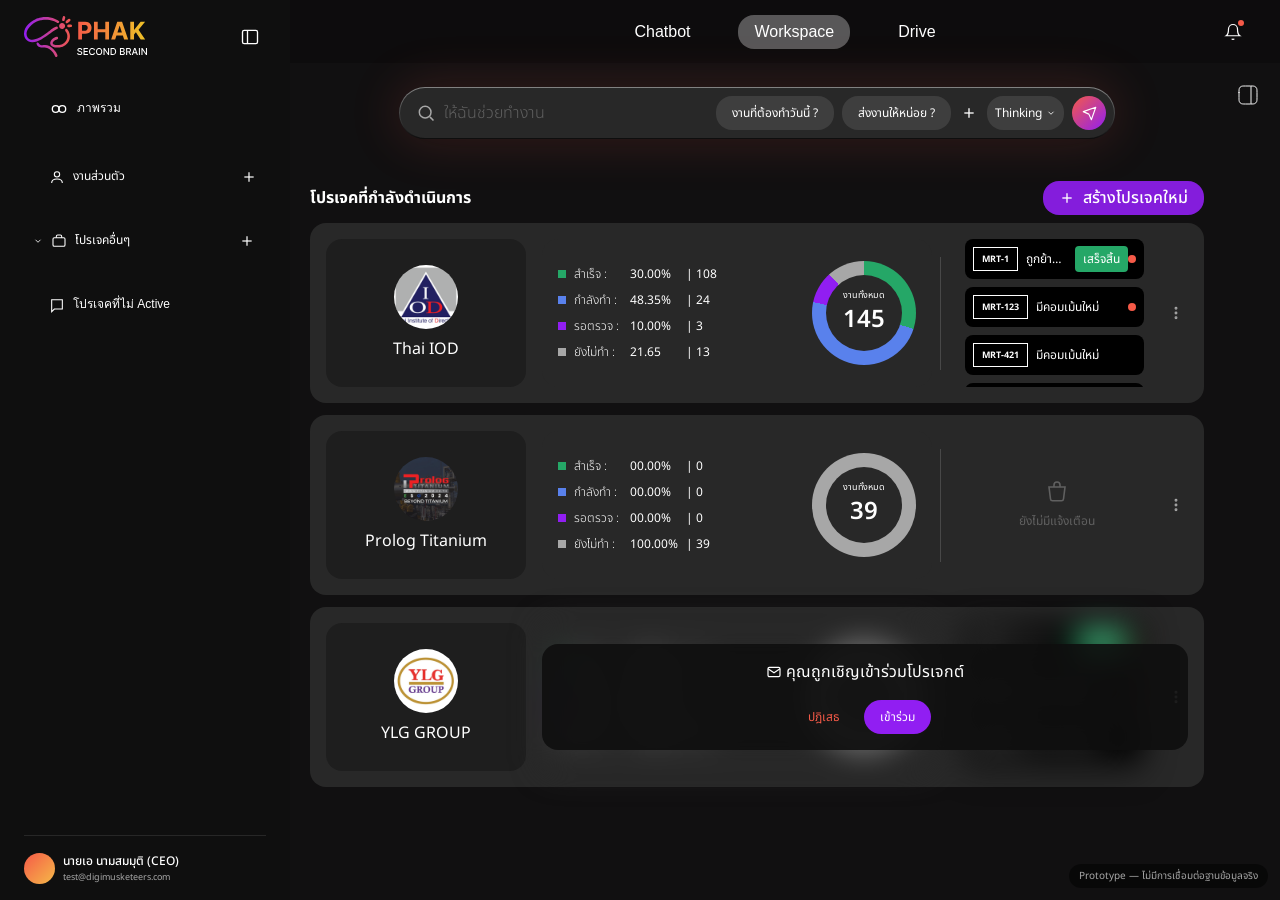
<file: workspace/index.html>
<!DOCTYPE html>
<html lang="th">
<head>
<meta charset="UTF-8">
<meta name="viewport" content="width=device-width, initial-scale=1.0">
<title>PHAK Second Brain — Workspace Prototype</title>
<link rel="preconnect" href="https://fonts.googleapis.com">
<link rel="preconnect" href="https://fonts.gstatic.com" crossorigin>
<link href="https://fonts.googleapis.com/css2?family=Noto+Sans+Thai:wght@300;400;500;700&family=Inter:wght@400;500&display=swap" rel="stylesheet">
<link rel="stylesheet" href="styles/theme.css">
<link rel="stylesheet" href="styles/base.css">
<link rel="stylesheet" href="styles/components.css">
<link rel="stylesheet" href="styles/views.css">
</head>
<body>

<div class="app">
  <!-- Sidebar -->
  <aside class="sidebar" id="sidebar">
    <div class="sidebar-top">
      <div class="brand-row">
        <div class="brand">
          <img class="brand-logo" src="[data-uri]" alt="PHAK Second Brain">
        </div>
        <button class="icon-btn" id="sidebarToggle" aria-label="พับ/ขยายเมนู">
          <svg width="20" height="20" viewBox="0 0 24 24" fill="none" stroke="currentColor" stroke-width="1.6"><rect x="3" y="4" width="18" height="16" rx="2"/><line x1="9" y1="4" x2="9" y2="20"/></svg>
        </button>
      </div>

      <button class="nav-item nav-lg" style="padding-left: 24px;">
        <svg width="20" height="20" viewBox="0 0 24 24" fill="none" stroke="currentColor" stroke-width="1.6"><circle cx="8" cy="12" r="4"/><circle cx="16" cy="12" r="4"/><line x1="12" y1="12" x2="12" y2="12"/></svg>
        <span class="label">ภาพรวม</span>
      </button>

      <div class="nav-section">
        <div class="nav-section-header plain" id="personalHeader">
          <div class="left">
            <svg width="16" height="16" viewBox="0 0 24 24" fill="none" stroke="currentColor" stroke-width="1.6"><circle cx="12" cy="8" r="4"/><path d="M4 21c0-4 4-6 8-6s8 2 8 6"/></svg>
            <span class="label">งานส่วนตัว</span>
          </div>
          <span class="icon-trailing">
            <svg width="16" height="16" viewBox="0 0 24 24" fill="none" stroke="currentColor" stroke-width="1.8"><line x1="12" y1="5" x2="12" y2="19"/><line x1="5" y1="12" x2="19" y2="12"/></svg>
          </span>
        </div>
      </div>

      <div class="project-block">
        <div class="nav-section-header" id="projectsHeader">
          <div class="left">
            <button class="chev-btn" id="projectsChevBtn" aria-label="พับ/ขยายรายการ">
              <svg class="chev" width="10" height="10" viewBox="0 0 24 24" fill="none" stroke="currentColor" stroke-width="2"><polyline points="6 9 12 15 18 9"/></svg>
            </button>
            <svg width="16" height="16" viewBox="0 0 24 24" fill="none" stroke="currentColor" stroke-width="1.6"><rect x="3" y="7" width="18" height="13" rx="2"/><path d="M8 7V5a2 2 0 0 1 2-2h4a2 2 0 0 1 2 2v2"/></svg>
            <span class="label">โปรเจคอื่นๆ</span>
          </div>
          <span class="icon-trailing">
            <button class="icon-btn" id="sidebarAddProjectBtn" style="width:20px;height:20px;" aria-label="สร้างโปรเจคใหม่">
              <svg width="16" height="16" viewBox="0 0 24 24" fill="none" stroke="currentColor" stroke-width="1.8"><line x1="12" y1="5" x2="12" y2="19"/><line x1="5" y1="12" x2="19" y2="12"/></svg>
            </button>
          </span>
        </div>
        <div class="project-children hidden" id="projectsList">
          <div class="project-row" id="sidebarThaiIOD"><span class="project-icon"><img src="[data-uri]" alt="Thai IOD" /></span><span class="label">Thai IOD</span></div>
          <div class="project-row" id="sidebarProlog"><span class="project-icon"><img src="[data-uri]" alt="Prolog" /></span><span class="label">Prolog</span></div>
          <div class="project-row" id="sidebarYLG"><span class="project-icon"><img src="[data-uri]" alt="YLG" /></span><span class="label">YLG</span></div>
        </div>
      </div>

      <button class="nav-item" style="padding-left: 24px;">
        <svg width="16" height="16" viewBox="0 0 24 24" fill="none" stroke="currentColor" stroke-width="1.6"><path d="M4 4h16v14H8l-4 4z"/></svg>
        <span class="label">โปรเจคที่ไม่ Active</span>
      </button>
    </div>

    <div class="sidebar-footer">
      <div class="divider"></div>
      <div class="user-row">
        <div class="user-avatar"></div>
        <div class="user-info">
          <span class="name">นายเอ นามสมมุติ (CEO)</span>
          <span class="email">test@digimusketeers.com</span>
        </div>
      </div>
    </div>
  </aside>

  <aside class="sidebar" id="chatSidebar" style="display:none;"></aside>

  <aside class="sidebar" id="driveSidebar" style="display:none;"></aside>

  <!-- Main -->
  <main class="main">
    <div id="workspacePage">
    <div class="navbar">
      <div class="navbar-tabs">
        <button class="tab" data-tab="chatbot">Chatbot</button>
        <button class="tab active" data-tab="workspace">Workspace</button>
        <button class="tab" data-tab="drive">Drive</button>
      </div>
      <button class="notif-btn" id="notifBtn" aria-label="การแจ้งเตือน">
        <svg width="18" height="18" viewBox="0 0 24 24" fill="none" stroke="currentColor" stroke-width="1.6"><path d="M18 8a6 6 0 0 0-12 0c0 7-3 9-3 9h18s-3-2-3-9"/><path d="M13.7 21a2 2 0 0 1-3.4 0"/></svg>
        <span class="notif-dot"></span>
      </button>
      <div class="notif-panel" id="notifPanel">ยังไม่มีการแจ้งเตือนใหม่</div>
    </div>

    <div class="content-inner">
      <div class="prompt-wrap">
        <div class="prompt-bar">
          <svg class="search-icon" width="20" height="20" viewBox="0 0 24 24" fill="none" stroke="currentColor" stroke-width="1.8"><circle cx="11" cy="11" r="7"/><line x1="21" y1="21" x2="16.65" y2="16.65"/></svg>
          <div class="prompt-field">
            <input class="prompt-input" id="promptInput" type="text" placeholder="ให้ฉันช่วยทำงาน" />
            <button class="chip" data-fill="งานที่ต้องทำวันนี้มีอะไรบ้าง?">งานที่ต้องทำวันนี้ ?</button>
            <button class="chip" data-fill="ช่วยส่งงานให้ทีมหน่อย">ส่งงานให้หน่อย ?</button>
          </div>
          <div class="prompt-actions">
            <button class="ghost-icon-btn" aria-label="เพิ่มไฟล์">
              <svg width="16" height="16" viewBox="0 0 24 24" fill="none" stroke="currentColor" stroke-width="2"><line x1="12" y1="5" x2="12" y2="19"/><line x1="5" y1="12" x2="19" y2="12"/></svg>
            </button>
            <button class="thinking-pill" id="thinkingPill">
              <span>Thinking</span>
              <svg width="10" height="10" viewBox="0 0 24 24" fill="none" stroke="currentColor" stroke-width="2"><polyline points="6 9 12 15 18 9"/></svg>
            </button>
            <button class="send-btn" id="sendBtn" aria-label="ส่ง">
              <svg width="15" height="15" viewBox="0 0 24 24" fill="currentColor"><path d="M22 2L11 13"/><path d="M22 2L15 22L11 13L2 9L22 2Z" fill="none" stroke="currentColor" stroke-width="1.8" stroke-linejoin="round"/></svg>
            </button>
          </div>
        </div>
      </div>

      <div class="work-section">
        <div class="work-header">
          <span class="work-title">โปรเจคที่กำลังดำเนินการ</span>
          <button class="new-project-btn" id="newProjectBtn">
            <svg width="16" height="16" viewBox="0 0 24 24" fill="none" stroke="currentColor" stroke-width="2"><line x1="12" y1="5" x2="12" y2="19"/><line x1="5" y1="12" x2="19" y2="12"/></svg>
            <span>สร้างโปรเจคใหม่</span>
          </button>
        </div>

        <div class="empty-state" id="emptyState" style="display:none;">
          <svg width="24" height="24" viewBox="0 0 24 24" fill="none" stroke="currentColor" stroke-width="1.6"><path d="M4 7h16l-1.5 12a2 2 0 0 1-2 1.8H7.5a2 2 0 0 1-2-1.8L4 7z"/><path d="M9 7V5a3 3 0 0 1 6 0v2"/></svg>
          <span>คุณยังไม่มีโปรเจคที่กำลังดำเนินการ</span>
        </div>

        <div class="project-grid" id="projectGrid"></div>
      </div>
    </div>
    </div>

    <div id="dashboardPage" style="display:none;"></div>
    <div id="chatbotPage" style="display:none;"></div>
    <div id="drivePage" style="display:none;"></div>
  </main>

  <!-- New project modal -->
  <div class="modal-overlay" id="modalOverlay">
  <div class="modal-box">
    <div class="modal-form" id="stepProject">
      <div>
        <div class="modal-icon" id="modalIcon">
          <svg id="iconDefault" width="34" height="34" viewBox="0 0 24 24" fill="none" stroke="currentColor" stroke-width="1.4"><rect x="3" y="7" width="18" height="13" rx="2"/><path d="M8 7V5a2 2 0 0 1 2-2h4a2 2 0 0 1 2 2v2"/></svg>
          <div class="icon-overlay">
            <svg width="18" height="18" viewBox="0 0 24 24" fill="none" stroke="currentColor" stroke-width="1.6"><path d="M4 7h3l2-2h6l2 2h3v13H4z"/><circle cx="12" cy="13" r="3.5"/></svg>
            <span>อัปโหลดรูป</span>
          </div>
          <input type="file" id="projImageInput" accept="image/*" style="display:none" />
        </div>
        <div class="modal-field">
          <label for="projNameInput">ชื่อโปรเจกต์</label>
          <input id="projNameInput" type="text" placeholder="ชื่อโปรเจกต์" autocomplete="off" />
          <div class="field-error" id="projNameError">กรอกชื่อโปรเจกต์ก่อนนะ</div>
        </div>
        <div class="modal-field" id="keyField" style="display:none; margin-top: 12px;">
          <div class="key-row">
            <label>Project Key</label>
            <div class="key-display" id="keyDisplay">
              <span class="key-pill" id="keyPill">TID-</span>
              <button class="key-edit-btn" id="keyEditBtn" aria-label="แก้ไข Project Key">
                <svg width="15" height="15" viewBox="0 0 24 24" fill="none" stroke="currentColor" stroke-width="1.6"><path d="M12 20h9"/><path d="M16.5 3.5a2.1 2.1 0 0 1 3 3L7 19l-4 1 1-4Z"/></svg>
              </button>
            </div>
          </div>
        </div>
      </div>
      <div class="modal-actions">
        <button class="btn-secondary" id="modalCancel">ยกเลิก</button>
        <button class="btn-primary" id="modalNext">ดำเนินการต่อ</button>
      </div>
    </div>

    <div class="modal-form" id="stepMembers" style="display:none;">
      <div>
        <div class="modal-field">
          <label>สมาชิก</label>
          <div class="search-wrap">
            <input id="memberSearchInput" type="text" placeholder="กรอกอีเมล ชื่อพนักงาน หรือ กลุ่ม" autocomplete="off" />
            <div class="member-suggestions" id="memberSuggestions"></div>
          </div>
        </div>
        <div class="modal-field" style="margin-top: 16px;">
          <label>รายชื่อสมาชิก</label>
          <div class="member-list" id="memberList"></div>
        </div>
      </div>
      <div class="modal-actions">
        <button class="btn-secondary" id="membersCancel">ย้อนกลับ</button>
        <button class="btn-primary ready" id="membersCreate">ดำเนินการต่อ</button>
      </div>
    </div>

    <div class="step-full" id="stepFolder">
      <div>
        <div class="step-title">สร้างโฟลเดอร์โปรเจกต์</div>
        <div class="step-subtitle">ระบบจำเป็นต้องสร้างพื้นที่เพื่อเก็บรายละเอียดงาน</div>
      </div>
      <div class="step-mid">
        <div class="folder-icon-wrap">
          <img src="assets/icons/folder-normal.svg" width="105" height="98" alt="">
        </div>
        <div class="breadcrumb-row">
          <span class="breadcrumb-label">
            <svg width="16" height="16" viewBox="0 0 24 24" fill="none" stroke="currentColor" stroke-width="1.6"><rect x="3" y="7" width="18" height="13" rx="2"/><path d="M8 7V5a2 2 0 0 1 2-2h4a2 2 0 0 1 2 2v2"/></svg>
            ไดร์งาน
          </span>
          <span class="fc-sep">/</span>
          <div class="folder-combo" id="folderCombo">
            <input id="folderNameInput" type="text" autocomplete="off" />
            <button class="fc-chev" id="folderComboBtn" type="button" aria-label="เลือกโฟลเดอร์"><img src="assets/icons/ai-arrow.svg" width="8" height="16" alt="" style="transform:rotate(90deg)"></button>
            <div class="fc-list" id="folderComboList" hidden></div>
          </div>
        </div>
      </div>
      <div class="full-actions">
        <button class="btn-secondary" id="folderCancel">ย้อนกลับ</button>
        <button class="btn-primary ready" id="folderNext">ดำเนินการต่อ</button>
      </div>
    </div>

    <div class="step-full" id="stepUpload">
      <div>
        <div class="step-title">อัปโหลดเอกสารเบื้องต้น</div>
      </div>
      <div class="step-mid">
        <div class="uploaded-files-list" id="uploadedFilesList"></div>
        <div class="dropzone" id="dropzone">
          <svg width="40" height="40" viewBox="0 0 24 24" fill="none" stroke="currentColor" stroke-width="1.5"><path d="M12 16V4"/><polyline points="7 9 12 4 17 9"/><path d="M4 16v3a2 2 0 0 0 2 2h12a2 2 0 0 0 2-2v-3"/></svg>
          <span class="dropzone-text">อัปโหลด &amp; ลากไฟล์ของคุณ</span>
          <input type="file" id="docFileInput" multiple style="display:none" />
        </div>
        <div class="upload-tip">Tip : หากกดสร้างงานอัตโนมัติระบบจะวิเคราะห์เอกสารเพื่อทำการวางแผนและสร้าง Task งานเบื้องต้นให้แก่คุณ</div>
      </div>
      <div class="full-actions">
        <button class="btn-secondary" id="uploadCancel">ย้อนกลับ</button>
        <div class="btn-group">
          <button class="btn-secondary" id="createNormal">สร้างปกติ</button>
          <button class="btn-primary ready ai" id="createAuto" disabled>
            <svg width="16" height="16" viewBox="0 0 16 16" fill="none" xmlns="http://www.w3.org/2000/svg"><path d="M6.12885 2.05958C6.82864 0.404564 9.1752 0.404676 9.87509 2.05958L11.038 4.8097C11.0674 4.87921 11.1228 4.93454 11.1923 4.96399L13.9424 6.1269C15.5976 6.82666 15.5976 9.17337 13.9424 9.87314L11.1923 11.036C11.1228 11.0655 11.0674 11.1208 11.038 11.1903L9.87509 13.9405C9.17532 15.5957 6.82862 15.5957 6.12885 13.9405L4.96595 11.1903C4.93649 11.1209 4.88116 11.0654 4.81165 11.036L2.06153 9.87314C0.406626 9.17324 0.406519 6.82668 2.06153 6.1269L4.81165 4.96399C4.88125 4.93457 4.93652 4.8793 4.96595 4.8097L6.12885 2.05958Z" fill="currentColor"/></svg>
            สร้างอัตโนมัติ
          </button>
        </div>
      </div>
    </div>

    <div class="step-full" id="stepProgress">
      <div></div>
      <div class="step-mid">
        <div class="progress-title" id="progressLabel">กำลังสร้าง</div>
        <div class="progress-track"><div class="progress-fill" id="progressFill"></div></div>
      </div>
      <div></div>
    </div>

    <div class="modal-side" id="modalSide"></div>
  </div>
  </div>

  <!-- Project settings modal (rename / cover image) -->
  <div class="modal-overlay" id="projectSettingsOverlay">
    <div class="modal-box ps-box">
      <div class="modal-form">
        <div>
          <div class="modal-icon" id="psIcon">
            <svg id="psIconDefault" width="34" height="34" viewBox="0 0 24 24" fill="none" stroke="currentColor" stroke-width="1.4"><rect x="3" y="7" width="18" height="13" rx="2"/><path d="M8 7V5a2 2 0 0 1 2-2h4a2 2 0 0 1 2 2v2"/></svg>
            <div class="icon-overlay">
              <svg width="18" height="18" viewBox="0 0 24 24" fill="none" stroke="currentColor" stroke-width="1.6"><path d="M4 7h3l2-2h6l2 2h3v13H4z"/><circle cx="12" cy="13" r="3.5"/></svg>
              <span>อัปโหลดรูป</span>
            </div>
            <input type="file" id="psImageInput" accept="image/*" style="display:none" />
          </div>
          <button type="button" class="ps-remove-cover" id="psRemoveCover" style="display:none;">ลบรูปปก</button>
          <div class="modal-field">
            <label for="psNameInput">ชื่อโปรเจกต์</label>
            <input id="psNameInput" type="text" placeholder="ชื่อโปรเจกต์" autocomplete="off" />
            <div class="field-error" id="psNameError">กรอกชื่อโปรเจกต์ก่อนนะ</div>
          </div>
        </div>
        <div class="modal-actions">
          <button class="btn-secondary" id="psCancel">ยกเลิก</button>
          <button class="btn-primary ready" id="psSave">บันทึก</button>
        </div>
      </div>
    </div>
  </div>

  <!-- Confirm permanent task delete (opened from the task modal's ⋯ menu) -->
  <div class="modal-overlay cdt-overlay" id="confirmDeleteTaskOverlay">
    <div class="modal-box cdt-box">
      <div class="modal-form">
        <div>
          <div class="cdt-icon">
            <svg width="28" height="28" viewBox="0 0 24 24" fill="none" stroke="currentColor" stroke-width="1.8"><path d="M10.29 3.86 1.82 18a2 2 0 0 0 1.71 3h16.94a2 2 0 0 0 1.71-3L13.71 3.86a2 2 0 0 0-3.42 0Z"/><line x1="12" y1="9" x2="12" y2="13"/><line x1="12" y1="17" x2="12.01" y2="17"/></svg>
          </div>
          <div class="cdt-title">ลบงานนี้ถาวร?</div>
          <div class="cdt-desc">
            งาน <b id="cdtTaskKey"></b> — <span id="cdtTaskTitle"></span> จะถูกลบออกจากระบบทันที<span id="cdtSubtaskNote"></span>
            การลบนี้เป็นการลบถาวร <b>ไม่สามารถกู้คืนกลับมาได้ไม่ว่ากรณีใดๆ</b>
          </div>
        </div>
        <div class="modal-actions">
          <button class="btn-secondary" id="cdtCancel">ยกเลิก</button>
          <button class="btn-danger" id="cdtConfirm">ลบถาวร</button>
        </div>
      </div>
    </div>
  </div>

  <div class="modal-overlay cdt-overlay" id="newFolderOverlay">
    <div class="modal-box cdt-box">
      <div class="modal-form">
        <div class="modal-field">
          <label for="newFolderInput">สร้างโฟลเดอร์ใหม่</label>
          <input id="newFolderInput" type="text" placeholder="ชื่อโฟลเดอร์" autocomplete="off" />
          <div class="field-error" id="newFolderError">กรอกชื่อโฟลเดอร์ก่อนนะ</div>
        </div>
        <div class="modal-actions">
          <button class="btn-secondary" id="newFolderCancel">ยกเลิก</button>
          <button class="btn-primary ready" id="newFolderConfirm">สร้าง</button>
        </div>
      </div>
    </div>
  </div>

  <div class="task-modal-overlay" id="taskModalOverlay"></div>

  <div class="toast" id="toast"></div>
  <div class="proto-badge">Prototype — ไม่มีการเชื่อมต่อฐานข้อมูลจริง</div>
</div>

<script src="scripts/app-shell.js"></script>
<script src="scripts/features/create-project-wizard.js"></script>
<script src="scripts/features/project-settings.js"></script>
<script src="scripts/features/dashboard.js"></script>
<script src="scripts/features/task-modal-shared.js"></script>
<script src="scripts/features/kanban-board.js"></script>
<script src="scripts/features/type-view.js"></script>
<script src="scripts/features/backlog-view.js"></script>
<script src="scripts/features/task-detail-modal.js"></script>
<script src="scripts/features/status-type-manager.js"></script>
<script src="scripts/features/role-manager.js"></script>
<script src="scripts/features/member-manager.js"></script>
<script src="scripts/features/create-task-modal.js"></script>
<script src="scripts/features/list-view.js"></script>
<script src="scripts/features/timeline-view.js"></script>
<script src="scripts/features/calendar-view.js"></script>
<script src="scripts/features/chat-store.js"></script>
<script src="scripts/features/chatbot.js"></script>
<script src="scripts/features/drive.js"></script>
<script src="scripts/features/ai-panel.js"></script>

</body>
</html>
</file>
<file: workspace/styles/theme.css>
/* ตัวแปรสี (design tokens) — จุดเดียวที่แก้เพื่อเปลี่ยนธีม */
  :root {
    --bg-main: #111011;
    --bg-sidebar: #0f0f0f;
    --bg-card: #1e1e1e;
    --bg-navbar: rgba(0,0,0,0.25);
    --accent-purple: rgba(145,30,242,0.9);
    --accent-purple-solid: #911EF2;
    --accent-coral: #F55A48;
    --grey3: #606060;
    --grey4: #a7a7a7;
    --white: #ffffff;
    --border-subtle: rgba(255,255,255,0.08);

    /* พื้นหลังมืด — สเกลเพิ่มเติม (เรียงจากเข้มสุด → อ่อนสุด) */
    --bg-page: #000;
    --bg-panel: #1a1a1a;
    --bg-surface: #232323;
    --bg-hover: #282828;
    --bg-hover-strong: #2c2c2c;
    --bg-scrollbar: #2e2e2e;

    /* accent ม่วง — เฉดเพิ่มเติม */
    --accent-purple-light: #c79bf5;
    --accent-purple-pale: #EDD8FF;

    /* accent ส้ม/แดง — เฉดเพิ่มเติม */
    --accent-coral-light: #F5A08F;

    /* สีสถานะที่ hardcode เป็น UI chrome (ไม่ใช่สี default ของสถานะที่มาจากข้อมูลโปรเจค) */
    --status-blue: #378ADD;
    --status-green: #25A767;
    --status-yellow: #F0C93E;
    --status-red: #F5443A;

    /* สี tag คงที่ */
    --tag-urgent: #FBBF24;
    --tag-team: #4ADE80;

    /* เทาเศษที่เหลือ */
    --grey2: #444;
    --grey-mid: #808080;
    --grey-pale: #F5F5F5;
    --grey-light: #ddd;
    --disabled: #C4C4C4;

    /* จุดเดี่ยวสุดท้าย (ใช้ที่เดียวต่อสี) */
    --accent-amber: #F5B948;
    --accent-purple-lighter: #E4CFFB;
    --grey-steel: #828282;
    --grey1: #555;
    --grey-dark: #333;
    --bg-elevated-alt: #2b2b2b;
    --bg-elevated-2: #262626;
    --bg-column: #17171799;
    --bg-deep: #151515;
    --bg-deepest: #0D0D0D;
  }
</file>
<file: workspace/styles/base.css>
/* reset, layout shell พื้นฐาน (ก่อน section แรกในไฟล์ต้นฉบับ) */

* { box-sizing: border-box; margin: 0; padding: 0; }

html, body {
    height: 100%;
    background: var(--bg-page);
    font-family: 'Noto Sans Thai', 'Inter', sans-serif;
    color: var(--white);
    overflow: hidden;
  }

.app {
    display: flex;
    height: 100vh;
    width: 100%;
    position: relative;
  }
</file>
<file: workspace/styles/components.css>
/* UI primitives ที่ใช้ร่วมกันหลายจุด: ปุ่ม, modal shell, chip/tag, avatar, dropzone ฯลฯ */

.sidebar.collapsed .brand-row .icon-btn { width: 20px; }

.icon-btn {
    display: flex; align-items: center; justify-content: center;
    width: 32px; height: 32px; border-radius: 8px;
    background: transparent; border: none; color: var(--white);
    cursor: pointer; flex-shrink: 0;
  }

.icon-btn:hover { background: rgba(255,255,255,0.08); }

.chev { transition: transform 0.15s ease; }

.chev-btn {
    background: transparent; border: none; color: inherit; cursor: pointer;
    display: flex; align-items: center; justify-content: center; padding: 4px; margin: -4px;
  }

.chev.open { transform: rotate(180deg); }

.avatar-dot {
    width: 24px; height: 24px; border-radius: 100px;
    background: var(--grey3); display: flex; align-items: center; justify-content: center;
    flex-shrink: 0;
  }

.chip {
    background: rgba(255,255,255,0.1); border: none; border-radius: 16px;
    padding: 8px 16px; font-size: 12px; color: var(--white); white-space: nowrap;
    cursor: pointer; font-family: inherit;
  }

.chip:hover { background: rgba(255,255,255,0.18); }

.empty-state {
    display: flex; flex-direction: column; align-items: center; justify-content: center;
    gap: 8px; height: 150px; color: var(--grey3);
  }

.empty-state span { font-size: 12px; }

/* Modal */
.modal-overlay {
    position: absolute; top: 0; left: 0; width: 100%; height: 100%;
    margin: 0; padding: 0; background: rgba(0,0,0,0.55);
    display: none; align-items: center; justify-content: center; z-index: 100;
    box-sizing: border-box;
  }

.modal-overlay.open { display: flex; }

.modal-box {
    width: 700px; min-height: 428px; background: var(--bg-panel);
    border: 0.5px solid rgba(255,255,255,0.12); border-radius: 20px;
    display: flex; overflow: hidden;
  }

.modal-form {
    width: 400px; flex-shrink: 0; padding: 32px; display: flex; flex-direction: column;
    justify-content: space-between; gap: 24px;
  }

.modal-side {
    flex: 1;
    background: linear-gradient(160deg, rgba(245,90,72,0.35), rgba(145,30,242,0.35)), var(--bg-deep);
  }

.modal-icon {
    width: 92px; height: 92px; border-radius: 50%; background: rgba(255,255,255,0.06);
    border: 0.5px solid rgba(255,255,255,0.1);
    display: flex; align-items: center; justify-content: center; margin: 0 auto 24px;
    color: var(--grey4); position: relative; overflow: hidden; cursor: pointer;
  }

.modal-icon img { width: 100%; height: 100%; object-fit: cover; }

.modal-icon .icon-overlay {
    position: absolute; inset: 0; border-radius: 50%;
    background: rgba(0,0,0,0.55); display: flex; flex-direction: column; align-items: center;
    justify-content: center; gap: 2px; opacity: 0; transition: opacity 0.15s ease;
  }

.modal-icon:hover .icon-overlay { opacity: 1; }

.modal-icon .icon-overlay span { font-size: 9px; color: var(--white); }

.modal-icon.drag-over { border-color: var(--accent-purple-solid); }

.modal-icon.drag-over .icon-overlay { opacity: 1; }

.modal-field { display: flex; flex-direction: column; gap: 8px; }

.modal-field label { font-size: 13px; color: var(--white); font-weight: 500; }

.modal-box input {
    width: 100%; background: var(--bg-surface); border: 0.5px solid rgba(255,255,255,0.15);
    border-radius: 10px; padding: 9px 12px; color: var(--white); font-family: inherit;
    font-size: 14px; outline: none;
  }

.modal-box input:focus { border: 1.5px solid var(--accent-purple-solid); padding: 8.5px 11.5px; }

.modal-actions { display: flex; justify-content: space-between; align-items: center; }

.btn-secondary {
    height: 36px; padding: 0 16px; border-radius: 16px; border: none;
    background: transparent; color: var(--grey4); font-size: 13px; cursor: pointer; font-family: inherit;
  }

.btn-secondary:hover { color: var(--white); }

.btn-primary {
    height: 36px; padding: 0 20px; border-radius: 16px; border: none;
    background: rgba(255,255,255,0.12); color: var(--white); font-size: 13px; font-weight: 500;
    cursor: pointer; font-family: inherit;
  }

.btn-primary.ready { background: var(--accent-purple); }

.btn-primary.ready:hover { background: var(--accent-purple-solid); }

.breadcrumb-row {
    display: flex; align-items: center; gap: 8px; max-width: 400px; width: 100%; margin: 0 auto;
  }

.breadcrumb-label {
    display: flex; align-items: center; gap: 6px; font-size: 12px; color: var(--grey4); white-space: nowrap;
  }

.breadcrumb-row input { flex: 1; text-align: left; }

.btn-group { display: flex; gap: 8px; }

.btn-primary.ai {
    display: flex; align-items: center; gap: 6px;
    background: linear-gradient(90deg, var(--accent-purple-solid), var(--accent-coral));
  }

.btn-primary.ai:hover { filter: brightness(1.08); background: linear-gradient(90deg, var(--accent-purple-solid), var(--accent-coral)); }

.btn-primary.ai:disabled {
    background: rgba(255,255,255,0.06); color: var(--grey4); cursor: not-allowed; filter: none;
  }

.btn-primary.ai:disabled:hover { background: rgba(255,255,255,0.06); }

.dropzone {
    width: 300px; margin: 8px auto 0; padding: 24px 16px;
    border: 1.5px dashed var(--accent-purple-solid); border-radius: 16px;
    display: flex; flex-direction: column; align-items: center; gap: 10px;
    cursor: pointer; transition: border-color 0.15s ease, background 0.15s ease; color: var(--grey4);
    background: rgba(145,30,242,0.04);
  }

.dropzone:hover, .dropzone.drag-over { border-color: var(--accent-coral); background: rgba(145,30,242,0.1); }

.dropzone-text { font-size: 12px; color: var(--white); }

/* Progress step */
.progress-title { font-size: 16px; font-weight: 700; }

.progress-track {
    width: 116px; height: 4px; border-radius: 10px; background: rgba(255,255,255,0.1);
    margin: 12px auto 0; overflow: hidden;
  }

.progress-fill {
    height: 100%; width: 0%; border-radius: 10px;
    background: linear-gradient(90deg, var(--accent-purple-solid), var(--accent-coral));
    transition: width 0.15s linear;
  }

.drive-row .chev { transform: rotate(-90deg); }

.tm-parent-field .badge { border: 0.5px solid var(--accent-purple-solid); color: var(--accent-purple-solid); padding: 2px 6px; font-size: 9px; font-weight: 700; border-radius: 2px; flex-shrink: 0; }

.toast {
    position: absolute; bottom: 24px; left: 50%; transform: translateX(-50%) translateY(20px);
    background: var(--bg-elevated-2); border: 0.5px solid rgba(255,255,255,0.15);
    border-radius: 12px; padding: 12px 20px; font-size: 13px; color: var(--white);
    opacity: 0; transition: opacity 0.2s ease, transform 0.2s ease; z-index: 400; pointer-events: none;
  }

.toast.show { opacity: 1; transform: translateX(-50%) translateY(0); }


/* Wizard folder step: create new (default) or link an existing ไดร์งาน folder (Figma 507:126255 / 507:126312) */
.fc-sep { color: #fff; font-size: 12px; }

.folder-combo { position: relative; flex: 1; }

.folder-combo input { width: 100%; box-sizing: border-box; padding-right: 36px !important; }

.folder-combo.open input { border: 1px solid var(--accent-purple-solid); color: var(--accent-purple-solid); }

.folder-combo.linked input { color: var(--accent-purple-solid); cursor: pointer; }

.fc-chev { position: absolute; right: 10px; top: 50%; transform: translateY(-50%); width: 20px; height: 20px; display: flex; align-items: center; justify-content: center; background: transparent; border: none; cursor: pointer; padding: 0; }

.fc-list { position: absolute; z-index: 20; top: calc(100% + 4px); right: 0; width: 276px; box-sizing: border-box; padding: 8px; display: flex; flex-direction: column; gap: 10px; background: #282828; border-radius: 16px; box-shadow: 0 0 6px rgba(0,0,0,0.6); max-height: 260px; overflow-y: auto; }

.fc-list[hidden] { display: none; }

.fc-item { display: flex; align-items: center; gap: 8px; height: 32px; flex: none; padding: 8px; background: transparent; border: none; border-radius: 16px; color: #fff; font-family: inherit; font-size: 12px; text-align: left; cursor: pointer; }

.fc-item:hover { background: #1e1e1e; }

.fc-item.on { background: #1e1e1e; color: var(--accent-purple-solid); font-weight: 600; }

.fc-item .nm { flex: 1; min-width: 0; overflow: hidden; text-overflow: ellipsis; white-space: nowrap; }

.fc-item em { font-style: normal; font-size: 9px; font-weight: 200; color: #606060; white-space: nowrap; }

.fc-ico { width: 24px; height: 24px; flex: none; border-radius: 100px; background: #606060; display: flex; align-items: center; justify-content: center; overflow: hidden; }

.fc-ico.avatar { background: transparent; }

.fc-ico.avatar img { width: 100%; height: 100%; object-fit: cover; }

.existing-folder-note { width: 100%; box-sizing: border-box; padding: 10px 14px; margin-bottom: 12px; border: 1px solid rgba(145,30,242,0.5); background: rgba(145,30,242,0.12); border-radius: 12px; font-size: 12px; color: #d8d8d8; line-height: 1.5; }

.existing-folder-note b { color: #fff; }

/* let the folder dropdown extend past the modal (the side art is hidden on this step) */
.modal-box:has(#stepFolder.active) { overflow: visible; }

.fc-list { z-index: 50; }
</file>
<file: workspace/styles/views.css>
/* สไตล์เฉพาะทางของแต่ละ view/feature: sidebar, dashboard, kanban, list, timeline, calendar, modal ต่างๆ */

/* ---------- Sidebar ---------- */
.sidebar {
    width: 290px;
    min-width: 290px;
    background: var(--bg-sidebar);
    display: flex;
    flex-direction: column;
    justify-content: space-between;
    padding: 16px 24px;
    transition: width 0.2s ease, min-width 0.2s ease, padding 0.2s ease;
    overflow: hidden;
  }

.sidebar.collapsed {
    width: 76px;
    min-width: 76px;
    padding: 16px 12px;
  }

.sidebar.collapsed .label,
  .sidebar.collapsed .user-info,
  .sidebar.collapsed .icon-trailing { display: none; }

.sidebar-top { display: flex; flex-direction: column; gap: 32px; width: 100%; }

.brand-row { display: flex; align-items: center; justify-content: space-between; height: 41px; }

/* PHAK logo (symbol + wordmark, one SVG). Collapsed sidebar crops it to the symbol (first 48px). */
.brand { display: flex; align-items: center; overflow: hidden; flex-shrink: 0; }

.brand-logo { display: block; width: 123px; height: 41px; max-width: none; }

.sidebar.collapsed .brand { width: 32px; }

.sidebar.collapsed .brand-logo { width: 84px; height: 28px; }

.nav-item {
    display: flex; align-items: center; gap: 8px; line-height: 1.3;
    width: 100%; height: 32px; padding: 0 16px; border-radius: 16px;
    background: transparent; border: 0.5px solid transparent; color: var(--white);
    font-size: 12px; cursor: pointer; text-align: left;
  }

.nav-item.nav-lg { height: 40px; }

.nav-item:hover { border-color: rgba(255,255,255,0.5); }

.nav-item.active { background: rgba(255,255,255,0.08); border-color: transparent; }

.nav-item svg { flex-shrink: 0; }

.nav-section { display: flex; flex-direction: column; width: 100%; }

.nav-section-header {
    display: flex; align-items: center; justify-content: space-between;
    height: 32px; padding: 0 8px; border-radius: 16px; cursor: pointer; width: 100%; line-height: 1.3;
    border: 0.5px solid transparent;
  }

.nav-section-header .icon-trailing { display: flex; align-items: center; }

.nav-section-header.plain { padding-left: 24px; }

.nav-section-header:hover { border-color: rgba(255,255,255,0.5); }

.nav-section-header.active { background: rgba(255,255,255,0.08); border-color: transparent; }

.nav-section-header .left { display: flex; align-items: center; gap: 8px; font-size: 12px; }

.nav-child {
    display: flex; align-items: center; gap: 8px;
    padding: 8px; padding-left: 32px; border-radius: 16px;
    font-size: 12px; cursor: pointer;
    border: 0.5px solid transparent;
  }

.nav-child:hover { border-color: rgba(255,255,255,0.5); }

.nav-child.active { background: rgba(255,255,255,0.08); border-color: transparent; }

.nav-child .label { flex: 1; overflow: hidden; text-overflow: ellipsis; white-space: nowrap; }

.project-block { border-radius: 16px; width: 100%; }

.project-block .nav-section-header { padding-right: 8px; }

.project-children { display: flex; flex-direction: column; gap: 8px; margin-top: 8px; }

.project-children.hidden { display: none; }

.project-row {
    display: flex; align-items: center; gap: 8px;
    height: 40px; padding: 0 8px 0 24px; font-size: 12px; line-height: 1.3; border-radius: 16px; cursor: pointer;
    border: 0.5px solid transparent;
  }

.project-row:hover { border-color: rgba(255,255,255,0.5); }

.project-row.active { background: rgba(255,255,255,0.08); border-color: transparent; }

.project-icon {
    width: 24px; height: 24px; border-radius: 100px; background: var(--grey3);
    display: flex; align-items: center; justify-content: center; flex-shrink: 0; overflow: hidden;
  }

.project-icon img { width: 100%; height: 100%; object-fit: cover; }

.sidebar-footer { display: flex; flex-direction: column; gap: 16px; width: 100%; }

.divider { height: 1px; background: rgba(255,255,255,0.1); width: 100%; }

.user-row { display: flex; align-items: center; gap: 8px; cursor: pointer; }

.user-avatar {
    width: 31px; height: 31px; border-radius: 100px; flex-shrink: 0;
    background: linear-gradient(135deg, var(--accent-coral), var(--accent-amber));
  }

.user-info { display: flex; flex-direction: column; }

.user-info .name { font-size: 12px; font-weight: 500; }

.user-info .email { font-size: 9px; color: var(--grey4); }

/* ---------- Main ---------- */
.main {
    flex: 1;
    background: var(--bg-main);
    position: relative;
    display: flex;
    flex-direction: column;
    overflow-y: auto;
  }

.navbar {
    height: 63px; min-height: 63px;
    background: var(--bg-navbar);
    display: flex; align-items: center; justify-content: center;
    position: relative;
  }

.navbar-tabs { display: flex; gap: 32px; align-items: center; }

.tab {
    height: 34px; padding: 0 16px; border-radius: 16px;
    display: flex; align-items: center; justify-content: center;
    font-size: 16px; font-weight: 500; color: var(--white);
    background: transparent; border: none; cursor: pointer; white-space: nowrap;
  }

.tab.active { background: rgba(199,199,199,0.4); }

.tab:hover:not(.active) { background: rgba(255,255,255,0.06); }

.notif-btn {
    position: absolute; right: 32px; top: 16px;
    width: 31px; height: 31px; border-radius: 100px;
    display: flex; align-items: center; justify-content: center;
    background: transparent; border: none; color: var(--white); cursor: pointer;
  }

.notif-btn:hover { background: rgba(255,255,255,0.08); }

.notif-dot { width: 6px; height: 6px; border-radius: 50%; background: var(--accent-coral); position: absolute; top: 4px; right: 4px; }

.notif-panel {
    position: absolute; top: 56px; right: 24px; width: 260px;
    background: var(--bg-panel); border: 0.5px solid rgba(255,255,255,0.15);
    border-radius: 16px; padding: 16px; font-size: 12px; color: var(--grey4);
    display: none; z-index: 30; box-shadow: 0 8px 24px rgba(0,0,0,0.4);
  }

.notif-panel.open { display: block; }

.content-inner { flex: 1; position: relative; padding: 0 20px; max-width: 1150px; width: 100%; margin: 0 auto; }

/* Search / prompt bar */
.prompt-wrap { display: flex; justify-content: center; padding-top: 24px; }

@property --prompt-border-angle {
    syntax: '<angle>';
    inherits: false;
    initial-value: 0deg;
  }

.prompt-bar {
    width: 100%; max-width: 716px;
    background:
      linear-gradient(var(--bg-hover), var(--bg-hover)) padding-box,
      linear-gradient(180deg, var(--grey-steel), var(--bg-deepest)) border-box;
    border: 0.1px solid transparent;
    border-radius: 100px; display: flex; align-items: center; gap: 8px;
    padding: 8px 8px 8px 16px;
    box-shadow: 0 0 50px 4px rgba(245,90,72,0.15);
    transition: background 0.3s ease;
  }

.prompt-bar:focus-within {
    background:
      linear-gradient(var(--bg-hover), var(--bg-hover)) padding-box,
      conic-gradient(from var(--prompt-border-angle), var(--accent-coral), var(--accent-purple-solid), var(--accent-coral)) border-box;
    animation: prompt-border-spin 3s linear infinite;
  }

@keyframes prompt-border-spin {
    to { --prompt-border-angle: 360deg; }
  }

.prompt-bar svg.search-icon { flex-shrink: 0; color: var(--grey4); }

.prompt-field { flex: 1; display: flex; align-items: center; gap: 8px; min-width: 0; flex-wrap: wrap; }

.prompt-input {
    flex: 1; min-width: 120px; background: transparent; border: none; outline: none;
    color: var(--white); font-family: inherit; font-size: 16px; font-weight: 300;
  }

.prompt-input::placeholder { color: var(--grey3); }

.prompt-actions { display: flex; align-items: center; gap: 8px; flex-shrink: 0; }

.ghost-icon-btn {
    width: 20px; height: 20px; display: flex; align-items: center; justify-content: center;
    background: transparent; border: none; color: var(--white); cursor: pointer; padding: 0;
  }

.thinking-pill {
    height: 34px; display: flex; align-items: center; gap: 4px;
    background: rgba(255,255,255,0.1); border-radius: 16px; padding: 0 8px;
    border: none; color: var(--white); font-size: 12px; cursor: pointer; font-family: inherit;
  }

.send-btn {
    width: 34px; height: 34px; border-radius: 50%;
    background: linear-gradient(135deg, var(--accent-coral), var(--accent-purple-solid));
    border: none; display: flex; align-items: center; justify-content: center;
    color: var(--white); cursor: pointer; flex-shrink: 0;
  }

.send-btn:hover { filter: brightness(1.1); }

.send-btn:disabled { opacity: 0.5; cursor: default; }

/* Work section */
.work-section { padding-top: 42px; display: flex; flex-direction: column; gap: 8px; }

.work-header { display: flex; align-items: center; justify-content: space-between; }

.work-title { font-size: 16px; font-weight: 700; }

.new-project-btn {
    height: 34px; padding: 0 16px; border-radius: 16px; border: none;
    background: var(--accent-purple); color: var(--white); font-size: 16px; font-weight: 500;
    display: flex; align-items: center; gap: 8px; cursor: pointer; font-family: inherit;
  }

.new-project-btn:hover { background: var(--accent-purple-solid); }

.project-grid {
    display: flex; flex-direction: column; gap: 12px; padding-bottom: 24px;
  }

.project-card {
    background: var(--bg-panel); border: 0.5px solid rgba(255,255,255,0.1); border-radius: 16px;
    padding: 16px; display: flex; flex-direction: column; gap: 8px;
  }

.project-card .pname { font-size: 14px; font-weight: 500; }

.project-card .pmeta { font-size: 11px; color: var(--grey4); }

.project-card .pbar { height: 4px; border-radius: 2px; background: rgba(255,255,255,0.1); overflow: hidden; }

.project-card .pbar-fill { height: 100%; background: var(--accent-coral); width: 8%; }

.field-error { font-size: 11px; color: var(--accent-coral); display: none; }

.field-error.show { display: block; }

.key-row { display: flex; align-items: center; justify-content: space-between; gap: 12px; }

.key-row label { font-size: 13px; color: var(--white); font-weight: 500; flex-shrink: 0; }

.key-display { display: flex; align-items: center; gap: 8px; flex: 1; justify-content: flex-end; }

.key-pill {
    background: transparent; color: var(--accent-purple-light); font-size: 12px; font-weight: 500;
    padding: 4px 10px; border-radius: 0; border: 1px solid var(--accent-purple-solid);
    letter-spacing: 0.5px; font-family: inherit;
  }

.key-edit-input {
    width: 90px; text-align: right; padding: 4px 8px !important; font-size: 12px !important;
    text-transform: uppercase;
  }

.key-edit-btn {
    width: 20px; height: 20px; background: transparent; border: none; color: var(--grey4);
    cursor: pointer; display: flex; align-items: center; justify-content: center; flex-shrink: 0;
  }

.key-edit-btn:hover { color: var(--white); }

/* Members step */
.search-wrap { position: relative; }

.member-suggestions {
    position: absolute; top: calc(100% + 6px); left: 0; right: 0;
    background: var(--bg-surface); border: 0.5px solid rgba(255,255,255,0.15);
    border-radius: 10px; max-height: 220px; overflow-y: auto; z-index: 10;
    display: none;
  }

.member-suggestions.open { display: block; }

.sugg-row {
    display: flex; align-items: center; gap: 8px; padding: 8px 10px; cursor: pointer;
  }

.sugg-row:hover { background: rgba(255,255,255,0.06); }

.sugg-avatar {
    width: 28px; height: 28px; border-radius: 50%; flex-shrink: 0;
    background: linear-gradient(135deg, var(--accent-coral), var(--accent-amber));
    display: flex; align-items: center; justify-content: center;
  }

.sugg-avatar.team { background: rgba(145,30,242,0.25); color: var(--accent-purple-light); }

.sugg-text { display: flex; flex-direction: column; min-width: 0; }

.sugg-text .sname { font-size: 12px; }

.sugg-text .ssub { font-size: 10px; color: var(--grey4); }

.sugg-empty { padding: 12px 10px; font-size: 12px; color: var(--grey4); }

.member-list { display: flex; flex-direction: column; gap: 4px; max-height: 220px; overflow-y: auto; }

.member-row { display: flex; align-items: center; gap: 8px; padding: 4px 0; }

.m-avatar {
    width: 31px; height: 31px; border-radius: 50%; flex-shrink: 0;
    background: linear-gradient(135deg, var(--accent-coral), var(--accent-amber));
    display: flex; align-items: center; justify-content: center; color: var(--white);
  }

.m-avatar.team { background: rgba(145,30,242,0.25); color: var(--accent-purple-light); }

.m-info { display: flex; flex-direction: column; min-width: 0; flex: 1; }

.m-info .mname { font-size: 12px; }

.m-info .msub { font-size: 10px; color: var(--grey4); }

.mini-stack { display: flex; align-items: center; margin-top: 2px; }

.mini-dot {
    width: 12px; height: 12px; border-radius: 50%; background: var(--grey2);
    border: 1px solid var(--bg-panel); margin-left: -4px;
  }

.mini-dot:first-child { margin-left: 0; }

.mini-count {
    font-size: 8px; color: var(--white); background: var(--grey1); border-radius: 50%;
    width: 12px; height: 12px; display: flex; align-items: center; justify-content: center;
    margin-left: -4px; border: 1px solid var(--bg-panel);
  }

.m-owner-label { font-size: 12px; color: var(--grey4); flex-shrink: 0; }

.m-role-wrap { display: flex; align-items: center; gap: 6px; flex-shrink: 0; }

.m-role-select {
    background: transparent; border: none; color: var(--white); font-size: 12px;
    font-family: inherit; cursor: pointer; outline: none;
  }

.m-role-select option { background: var(--bg-surface); color: var(--white); }

.m-trash {
    width: 20px; height: 20px; background: transparent; border: none; color: var(--grey4);
    cursor: pointer; display: flex; align-items: center; justify-content: center;
  }

.m-trash:hover { color: var(--accent-coral); }

/* Folder + Upload steps (full width, no side panel) */
.step-full {
    width: 700px; box-sizing: border-box; padding: 32px;
    display: none; flex-direction: column; align-items: center;
    justify-content: space-between; min-height: 428px; text-align: center;
  }

.step-full.active { display: flex; }

.step-title { font-size: 18px; font-weight: 700; }

.step-subtitle { font-size: 12px; color: var(--grey4); margin-top: 4px; }

.step-mid { display: flex; flex-direction: column; align-items: center; width: 100%; }

.folder-icon-wrap { display: flex; justify-content: center; padding: 20px 0; color: var(--accent-purple-light); }

.full-actions {
    display: flex; justify-content: space-between; align-items: center;
    max-width: 400px; width: 100%; margin: 0 auto;
  }

#createNormal { color: var(--accent-purple-light); background: transparent; border: none; }

#createNormal:hover { color: var(--white); background: rgba(145,30,242,0.1); }

.uploaded-files-list {
    max-width: 300px; width: 100%; margin: 8px auto 0; display: flex; flex-direction: column;
    gap: 6px; text-align: left; max-height: 130px; overflow-y: auto; padding-right: 6px;
    scrollbar-width: thin; scrollbar-color: var(--accent-purple-solid) rgba(145,30,242,0.15);
  }

.uploaded-files-list::-webkit-scrollbar { width: 5px; }

.uploaded-files-list::-webkit-scrollbar-track { background: rgba(145,30,242,0.15); border-radius: 10px; }

.uploaded-files-list::-webkit-scrollbar-thumb { background: var(--accent-purple-solid); border-radius: 10px; }

.upload-tip {
    font-size: 11px; max-width: 382px; margin: 12px auto 0; line-height: 1.5;
    background: linear-gradient(90deg, var(--accent-coral), var(--accent-purple-solid));
    -webkit-background-clip: text; background-clip: text; color: transparent;
  }

.uploaded-file-row {
    display: flex; align-items: center; gap: 8px; font-size: 12px;
    border: 0.5px solid rgba(255,255,255,0.15); border-radius: 100px; padding: 6px 12px;
  }

.uploaded-file-row span { flex: 1; overflow: hidden; text-overflow: ellipsis; white-space: nowrap; }

.uploaded-file-row button {
    background: transparent; border: none; color: var(--grey4); cursor: pointer;
    display: flex; align-items: center; padding: 0; flex-shrink: 0;
  }

.uploaded-file-row button:hover { color: var(--accent-coral); }

/* Dashboard page */
.dash-navbar {
    display: flex; align-items: center; padding: 16px 24px 0; gap: 4px; position: relative;
  }

.dash-back-btn {
    display: flex; align-items: center; justify-content: center; width: 32px; height: 32px;
    border-radius: 8px; background: transparent; border: none; color: var(--white); cursor: pointer; flex-shrink: 0; margin-right: 8px;
  }

.dash-back-btn:hover { background: rgba(255,255,255,0.08); }

.view-tab {
    padding: 7px 14px; border-radius: 100px; font-size: 13px; cursor: pointer;
    color: var(--grey4); background: transparent; border: none; font-family: inherit; white-space: nowrap;
    display: flex; align-items: center; gap: 6px; position: relative;
  }

.view-tab:hover { color: var(--white); }

.view-tab.active {
    background: transparent; color: var(--accent-purple-lighter);
  }

.view-tab.active::after {
    content: ''; position: absolute; left: 14px; right: 14px; bottom: -8px; height: 3px;
    border-radius: 3px; background: var(--accent-purple-solid); box-shadow: 0 2px 4px 0 var(--accent-purple-solid);
  }

.dash-navbar { overflow: visible; margin-bottom: 8px; }

.dash-navbar .spacer { flex: 1; }

.dash-title { font-size: 13px; font-weight: 500; color: var(--white); margin-right: 16px; white-space: nowrap; }

.dash-content { padding: 16px 32px 32px 32px; overflow-y: auto; height: calc(100vh - 63px); }

.dash-top-row { display: flex; gap: 12px; align-items: stretch; }

.dash-card { background: var(--bg-panel); border: 0.5px solid rgba(255,255,255,0.08); border-radius: 16px; padding: 16px; }

.dash-card-header { display: flex; align-items: center; justify-content: space-between; margin-bottom: 8px; }

.dash-card-title { font-size: 14px; font-weight: 700; display: flex; align-items: center; gap: 8px; }

.dash-card-title .muted { font-size: 12px; color: var(--grey4); font-weight: 400; }

.dash-ai-btn {
    display: flex; align-items: center; gap: 4px; font-size: 12px; color: var(--grey4);
    background: transparent; border: none; cursor: pointer; padding: 4px 8px; border-radius: 100px;
  }

.dash-ai-btn:hover { background: rgba(255,255,255,0.06); color: var(--white); }

.heat-stats { display: flex; gap: 24px; font-size: 12px; color: var(--grey4); margin-bottom: 12px; flex-wrap: wrap; }

.heat-stats b { color: var(--white); font-weight: 500; }

.heatmap-grid {
    display: grid; grid-template-columns: repeat(48, 1fr); grid-auto-rows: 16px; gap: 4px;
  }

.heat-cell { border-radius: 2px; background: rgba(145,30,242,0.08); }

.heat-legend { display: flex; align-items: center; gap: 4px; justify-content: flex-end; font-size: 11px; color: var(--grey4); margin-top: 8px; }

.heat-legend .sq { width: 9px; height: 9px; border-radius: 2px; }

.streak-badge {
    display: inline-flex; align-items: center; gap: 4px; margin-top: 10px;
    background: rgba(245,90,72,0.12); color: var(--accent-coral-light); font-size: 11px;
    padding: 5px 12px; border-radius: 100px;
  }

.donut-row { display: flex; align-items: center; gap: 16px; padding-top: 8px; }

.donut-legend { flex: 1; display: flex; flex-direction: column; gap: 10px; }

.donut-legend-row { display: flex; align-items: center; gap: 8px; font-size: 12px; }

.donut-legend-row .dot { width: 8px; height: 8px; border-radius: 2px; flex-shrink: 0; }

.donut-legend-row .lbl { color: var(--grey4); min-width: 56px; }

.donut-legend-row .pct { flex: 1; }

.donut-legend-row .cnt { color: var(--grey4); }

.donut-chart {
    width: 100px; height: 100px; border-radius: 50%; flex-shrink: 0; position: relative;
    display: flex; align-items: center; justify-content: center;
  }

.donut-chart .hole {
    position: absolute; inset: 12px; border-radius: 50%; background: var(--bg-panel);
    display: flex; flex-direction: column; align-items: center; justify-content: center;
  }

.donut-chart .hole .n { font-size: 20px; font-weight: 700; }

.donut-chart .hole .l { font-size: 9px; color: var(--grey4); }

.dash-bottom-row { display: flex; gap: 12px; margin-top: 12px; align-items: stretch; }

.dash-empty-mini { display: flex; flex-direction: column; align-items: center; justify-content: center; gap: 8px; padding: 40px 0; color: var(--grey3); }

.dash-empty-mini span { font-size: 12px; }

.dash-daynav { display: flex; align-items: center; justify-content: center; gap: 16px; flex-shrink: 0; }

.dash-daynav-arrow { background: transparent; border: none; color: var(--white); cursor: pointer; display: flex; padding: 2px; }

.dash-daynav-arrow:hover { color: var(--accent-purple-light); }

.dash-daynav-label { font-size: 13px; font-weight: 700; color: var(--white); background: transparent; border: none; font-family: inherit; cursor: pointer; display: flex; align-items: center; gap: 6px; padding: 4px 8px; border-radius: 8px; }

.dash-daynav-label:hover { background: rgba(255,255,255,0.06); }

.dash-daynav-label svg { transition: transform 0.15s ease; }

.dash-daynav-label.open svg { transform: rotate(180deg); }

.dash-cal-backdrop { position: fixed; inset: 0; z-index: 200; }

.dash-cal-pop {
    position: absolute; top: 46px; left: 50%; transform: translateX(-50%); z-index: 201;
    width: 288px; background: var(--bg-card); border: 0.5px solid rgba(255,255,255,0.15);
    border-radius: 12px; padding: 12px; box-shadow: 0 12px 32px rgba(0,0,0,0.55);
  }

.dash-cal-head { display: flex; align-items: center; justify-content: space-between; margin-bottom: 8px; }

.dash-cal-head span { font-size: 13px; font-weight: 700; }

.dash-cal-nav { background: transparent; border: none; color: var(--white); cursor: pointer; font-size: 16px; line-height: 1; padding: 4px 8px; border-radius: 6px; font-family: inherit; }

.dash-cal-nav:hover { background: rgba(255,255,255,0.08); }

.dash-cal-wdays, .dash-cal-grid { display: grid; grid-template-columns: repeat(7, 1fr); }

.dash-cal-wdays span { text-align: center; font-size: 10px; color: var(--grey3); padding: 4px 0; }

.dash-cal-cell {
    position: relative; aspect-ratio: 1; display: flex; align-items: center; justify-content: center;
    background: transparent; border: none; color: var(--white); font-size: 12px; font-family: inherit; cursor: pointer; border-radius: 8px;
  }

.dash-cal-cell:hover { background: rgba(255,255,255,0.08); }

.dash-cal-cell.out { color: var(--grey3); opacity: 0.5; }

.dash-cal-cell.today { box-shadow: inset 0 0 0 1px var(--grey4); }

.dash-cal-cell.sel { background: var(--accent-purple-solid); color: var(--white); box-shadow: none; }

.dash-cal-cell .d { position: absolute; bottom: 4px; left: 50%; transform: translateX(-50%); width: 4px; height: 4px; border-radius: 50%; background: var(--accent-coral); }

.dash-cal-cell.sel .d { background: var(--white); }

.dash-cal-foot { display: flex; justify-content: center; margin-top: 8px; padding-top: 8px; border-top: 0.5px solid rgba(255,255,255,0.1); }

.dash-cal-today { background: transparent; border: none; color: var(--accent-purple-light); font-size: 12px; font-weight: 700; cursor: pointer; font-family: inherit; padding: 4px 12px; border-radius: 6px; }

.dash-cal-today:hover { background: rgba(145,30,242,0.12); }

.dash-daybar { display: flex; gap: 4px; flex-shrink: 0; margin: 12px 0; }

.dash-day { flex: 1; display: flex; flex-direction: column; align-items: center; gap: 6px; padding: 6px 0 12px; background: transparent; border: none; border-radius: 12px; color: var(--grey4); cursor: pointer; font-family: inherit; position: relative; }

.dash-day:hover { background: rgba(255,255,255,0.05); }

.dash-day .dn { font-size: 11px; }

.dash-day .dd { font-size: 14px; font-weight: 700; width: 26px; height: 26px; display: flex; align-items: center; justify-content: center; border-radius: 50%; color: var(--white); }

.dash-day.today .dd { box-shadow: inset 0 0 0 1px var(--grey4); }

.dash-day.sel { color: var(--white); }

.dash-day.sel .dd { background: var(--accent-purple-solid); color: var(--white); box-shadow: none; }

.dash-day .dot { position: absolute; bottom: 3px; width: 4px; height: 4px; border-radius: 50%; background: var(--accent-coral); }

.dash-day.sel .dot { background: var(--white); }

.dash-day-tasks { flex: 1; min-height: 0; overflow-y: auto; display: flex; flex-direction: column; gap: 12px; padding-right: 4px; }

.dash-day-tasks .kan-card { border: 0.5px solid var(--border-subtle); cursor: pointer; }

.dash-day-foot { display: flex; gap: 8px; justify-content: center; margin-top: 12px; flex-shrink: 0; }

.dash-notif-list { flex: 1; min-height: 0; overflow-y: auto; display: flex; flex-direction: column; margin: 0 -4px; }

.dash-notif-row { display: flex; gap: 10px; padding: 10px 8px; border-bottom: 0.5px solid var(--border-subtle); position: relative; cursor: pointer; border-radius: 8px; }

.dash-notif-row:last-child { border-bottom: none; }

.dash-notif-row:hover { background: rgba(255,255,255,0.04); }

.dash-notif-row.unread { background: rgba(145,30,242,0.06); }

.dash-notif-row.unread::before { content: ''; position: absolute; left: 2px; top: 15px; width: 5px; height: 5px; border-radius: 50%; background: var(--accent-coral); }

.dash-notif-ico { width: 28px; height: 28px; border-radius: 8px; display: flex; align-items: center; justify-content: center; flex-shrink: 0; }

.dash-notif-body { flex: 1; min-width: 0; font-size: 12px; line-height: 1.5; color: var(--grey4); }

.dash-notif-body b { color: var(--white); font-weight: 600; }

.dash-notif-body .k { border: 0.5px solid var(--grey4); border-radius: 2px; padding: 0 4px; font-size: 9px; font-weight: 700; margin: 0 2px; white-space: nowrap; }

.dash-notif-time { display: block; font-size: 10px; color: var(--grey3); margin-top: 3px; }

.cal-header { display: flex; align-items: center; justify-content: center; gap: 12px; font-size: 14px; font-weight: 700; margin-bottom: 16px; }

.cal-arrow { background: transparent; border: none; color: var(--grey4); cursor: pointer; display: flex; }

.cal-strip { display: flex; justify-content: space-between; }

.cal-day { display: flex; flex-direction: column; align-items: center; gap: 6px; flex: 1; }

.cal-day .dname { font-size: 11px; color: var(--grey4); }

.cal-day .dnum {
    width: 28px; height: 28px; border-radius: 50%; display: flex; align-items: center; justify-content: center; font-size: 13px;
  }

.cal-day.today .dnum { background: var(--white); color: var(--bg-main); font-weight: 700; }

.cal-add-btn {
    display: flex; align-items: center; gap: 6px; justify-content: center; margin: 20px auto 0;
    height: 34px; padding: 0 16px; border-radius: 16px; background: rgba(145,30,242,0.8); color: var(--white);
    border: none; font-size: 13px; cursor: pointer; font-family: inherit;
  }

.cal-add-btn:hover { background: var(--accent-purple-solid); }

.drive-row {
    display: flex; align-items: center; gap: 8px; padding: 8px; border-radius: 12px; font-size: 12px; cursor: pointer;
  }

.drive-row:hover { background: rgba(255,255,255,0.05); }

.dash-member-row { display: flex; align-items: center; gap: 8px; padding: 6px 0; }

.dash-member-row .m-info .mrole { font-size: 10px; color: var(--grey4); }

/* Rich project cards (Workspace list) */
.proj-card {
    background: var(--bg-hover); border-radius: 16px; padding: 16px; display: flex; gap: 16px;
    align-items: center; height: 180px; width: 100%; box-sizing: border-box; position: relative;
  }

.proj-avatar-box {
    background: var(--bg-card); border-radius: 16px; width: 200px; height: 100%; flex-shrink: 0;
    display: flex; flex-direction: column; align-items: center; justify-content: center; gap: 8px; padding: 16px;
    box-sizing: border-box; cursor: pointer;
  }

.proj-avatar {
    width: 64px; height: 64px; border-radius: 50%; flex-shrink: 0;
    display: flex; align-items: center; justify-content: center; font-weight: 700; font-size: 13px;
    color: var(--white); overflow: hidden;
  }

.proj-avatar-box .pname { font-size: 16px; color: var(--white); text-align: center; overflow: hidden; text-overflow: ellipsis; white-space: nowrap; max-width: 100%; }

.proj-body { flex: 1; display: flex; gap: 8px; align-items: center; min-width: 0; height: 100%; }

.proj-stats-card {
    background: var(--bg-hover); border-radius: 16px; width: 390px; height: 148px; flex-shrink: 0;
    display: flex; align-items: center; justify-content: center; padding: 16px; box-sizing: border-box;
  }

.proj-stats-inner { display: flex; align-items: center; justify-content: space-between; width: 100%; }

.proj-stats-list { display: flex; flex-direction: column; gap: 8px; }

.proj-stat-row { display: flex; align-items: center; gap: 8px; font-size: 12px; color: var(--white); }

.proj-stat-row .dot { width: 8px; height: 8px; flex-shrink: 0; }

.proj-stat-row .lbl { width: 48px; font-weight: 300; }

.proj-stat-row .pct { width: 48px; }

.proj-donut {
    width: 104px; height: 104px; border-radius: 50%; position: relative;
    display: flex; align-items: center; justify-content: center; flex-shrink: 0;
  }

.proj-donut .hole {
    position: absolute; inset: 14px; border-radius: 50%; background: var(--bg-hover);
    display: flex; flex-direction: column; align-items: center; justify-content: center; color: var(--white);
  }

.proj-donut .hole .l { font-size: 9px; }

.proj-donut .hole .n { font-size: 24px; font-weight: 600; }

.proj-vdivider { width: 1px; height: 113px; background: rgba(255,255,255,0.15); flex-shrink: 0; }

.proj-tasks-wrap { flex: 1; display: flex; gap: 8px; align-items: stretch; min-width: 0; height: 100%; padding: 0 0 0 16px; overflow: hidden; box-sizing: border-box; }

.proj-tasks-list { flex: 1; display: flex; flex-direction: column; gap: 8px; min-width: 0; overflow-y: auto; overflow-x: hidden; padding-right: 4px; }

.proj-tasks-list::-webkit-scrollbar { width: 5px; }

.proj-tasks-list::-webkit-scrollbar-track { background: transparent; }

.proj-tasks-list::-webkit-scrollbar-thumb { background: var(--grey3); border-radius: 10px; }

.proj-task-row {
    background: var(--bg-page); border-radius: 8px; height: 40px; padding: 8px; display: flex;
    align-items: center; justify-content: space-between; flex-shrink: 0;
  }

.proj-task-row .left { display: flex; align-items: center; gap: 8px; min-width: 0; }

.proj-task-key {
    border: 0.5px solid var(--white); padding: 4px 8px; font-size: 9px; font-weight: 700; color: var(--white);
    white-space: nowrap; flex-shrink: 0;
  }

.proj-task-title { font-size: 12px; color: var(--white); white-space: nowrap; overflow: hidden; text-overflow: ellipsis; }

.proj-task-status { font-size: 12px; color: var(--white); padding: 4px 8px; border-radius: 4px; white-space: nowrap; flex-shrink: 0; }

.proj-task-dot { width: 8px; height: 8px; border-radius: 50%; background: var(--accent-coral); flex-shrink: 0; }

.proj-tasks-empty {
    flex: 1; display: flex; flex-direction: column; align-items: center; justify-content: center;
    gap: 8px; color: var(--grey3);
  }

.proj-tasks-empty span { font-size: 12px; }

.proj-scrollbar { background: var(--bg-scrollbar); border-radius: 16px; width: 16px; flex-shrink: 0; display: flex; align-items: center; justify-content: center; }

.proj-scrollbar .thumb { width: 4px; height: 22px; border-radius: 10px; background: var(--grey3); }

.proj-more {
    background: transparent; border: none; color: var(--grey4);
    cursor: pointer; width: 24px; height: 24px; flex-shrink: 0; display: flex; align-items: center; justify-content: center;
  }

.proj-more:hover { color: var(--white); }

.proj-invite-overlay {
    position: absolute; top: 50%; left: 232px; right: 16px; transform: translateY(-50%);
    background: rgba(15,15,15,0.9); border-radius: 16px; padding: 16px 40px;
    display: flex; flex-direction: column; align-items: center; gap: 16px; z-index: 2;
  }

.proj-invite-overlay .msg { display: flex; align-items: center; gap: 4px; font-size: 16px; color: var(--white); white-space: nowrap; }

.proj-invite-actions { display: flex; align-items: center; gap: 16px; }

.proj-invite-decline { background: transparent; border: none; color: var(--accent-coral); font-size: 12px; cursor: pointer; padding: 4px 8px; font-family: inherit; }

.proj-invite-join { background: var(--accent-purple-solid); border: none; color: var(--white); font-size: 12px; cursor: pointer; padding: 8px 16px; border-radius: 100px; font-family: inherit; }

.proj-invite-join:hover { filter: brightness(1.1); }

/* Invite gate page */
.gate-back-btn {
    display: flex; align-items: center; gap: 4px; background: transparent; border: none;
    color: var(--white); font-size: 14px; cursor: pointer; font-family: inherit; padding: 8px; flex-shrink: 0;
  }

.gate-back-btn:hover { opacity: 0.8; }

.gate-blur-wrap { filter: blur(15px); pointer-events: none; user-select: none; flex: 1; display: flex; flex-direction: column; overflow: hidden; }

.gate-invite-overlay {
    position: absolute; top: 50%; left: 50%; transform: translate(-50%, -50%);
    background: rgba(15,15,15,0.92); border-radius: 16px; padding: 24px 48px;
    display: flex; flex-direction: column; align-items: center; gap: 16px; z-index: 10;
  }

.gate-invite-overlay .msg { display: flex; align-items: center; gap: 6px; font-size: 18px; color: var(--white); white-space: nowrap; }

/* Kanban board */
.kan-header-row { display: flex; align-items: center; gap: 16px; padding: 8px 24px 0; }

.kan-title-row { display: flex; align-items: center; gap: 8px; padding: 16px 24px 0; }

.kan-title-row .icon { color: var(--grey4); }

.kan-title-row img.icon { width: 24px; height: 24px; border-radius: 100px; object-fit: cover; flex-shrink: 0; }

.kan-title-row .title { font-size: 24px; font-weight: 700; }

/* Board toolbar (Figma "Frame 118", node 522:35519): add button on the left, filters + actions on the right */
.kan-toolbar { display: flex; align-items: center; justify-content: space-between; gap: 16px; padding: 16px 24px; flex-wrap: wrap; }

.kan-toolbar-right { display: flex; align-items: center; justify-content: flex-end; gap: 16px; margin-left: auto; flex-wrap: wrap; }

.kan-toolbar-filters { display: flex; align-items: center; gap: 8px; flex-wrap: wrap; }

.kan-toolbar-actions { display: flex; align-items: center; gap: 8px; height: 34px; }

.kan-tb-icon { width: 16px; height: 16px; flex-shrink: 0; }

.kan-add-btn {
    height: 34px; padding: 0 16px; border-radius: 16px; border: none;
    background: rgba(145,30,242,0.8); color: var(--white); font-size: 16px; font-weight: 500; line-height: 1.3;
    display: flex; align-items: center; justify-content: center; gap: 8px; cursor: pointer; font-family: inherit; flex-shrink: 0;
  }

.kan-add-btn:hover { background: var(--accent-purple-solid); }

.kan-search {
    display: flex; align-items: center; gap: 8px; height: 27px; padding: 4px 8px;
    color: var(--grey3); font-size: 12px; font-weight: 300; flex-shrink: 0; width: 140px; box-sizing: border-box;
    background: rgba(0,0,0,0.25); border: 0.5px solid var(--grey-pale); border-radius: 8px;
  }

.kan-filter-chip {
    display: flex; align-items: center; gap: 8px; height: 27px; padding: 4px 8px; border-radius: 8px;
    color: var(--white); font-size: 12px; font-weight: 400; background: rgba(0,0,0,0.25); border: 0.5px solid var(--grey-pale); cursor: pointer;
    font-family: inherit; flex-shrink: 0; box-sizing: border-box; white-space: nowrap;
  }

.kan-filter-chip:hover { background: rgba(0,0,0,0.4); }

.kan-chip-arrow { width: 8px; height: 8px; flex-shrink: 0; transform: rotate(180deg); }

.kan-divider { width: 1px; height: 25px; background: var(--white); flex-shrink: 0; }

.kan-icon-btn {
    width: 24px; height: 24px; display: flex; align-items: center; justify-content: center; padding: 0;
    background: transparent; border: none; cursor: pointer; border-radius: 100px; flex-shrink: 0;
  }

.kan-icon-btn:hover { background: rgba(255,255,255,0.08); }

.kan-icon-btn img { display: block; width: 24px; height: 24px; }

.kan-gear-btn { background: var(--bg-card); }

.kan-gear-btn:hover { background: var(--bg-hover-strong); }

.kan-gear-btn img { width: 14px; height: 14px; }

/* ---------- Project settings dropdown (Figma "Frame 61", node 522:36293) ---------- */
.proj-menu {
    position: fixed; z-index: 320; width: 318px; max-width: calc(100vw - 16px);
    display: flex; flex-direction: column; align-items: center; gap: 16px; padding: 8px;
    background: var(--bg-hover); border-radius: 16px; box-shadow: 0 0 4px var(--bg-page);
  }

.proj-menu[hidden] { display: none; }

.proj-menu-compact { width: 200px; }

.proj-menu-group { display: flex; flex-direction: column; gap: 8px; width: 100%; }

.proj-menu-sep { width: 160px; height: 1px; margin-bottom: -1px; background: var(--grey-mid); flex-shrink: 0; }

.proj-menu-item {
    display: flex; align-items: center; gap: 8px; width: 100%; padding: 8px; border: none; border-radius: 8px;
    background: transparent; color: var(--white); font-family: inherit; font-size: 12px; font-weight: 300;
    line-height: 1.3; text-align: left; white-space: nowrap; cursor: pointer;
  }

.proj-menu-item:hover, .proj-menu-item:focus-visible { background: rgba(255,255,255,0.08); outline: none; }

.proj-menu-item img, .proj-menu-item svg { width: 16px; height: 16px; flex-shrink: 0; }

.proj-menu-item .hint { color: var(--grey-mid); }

/* ---------- List manager modal (จัดการสถาณะ / จัดการประเภท) — Figma "Frame 411", nodes 525:75632 / 525:77774 ---------- */
.sm-overlay {
    position: absolute; top: 0; left: 0; width: 100%; height: 100%; z-index: 350;
    background: rgba(0,0,0,0.5); display: flex; align-items: center; justify-content: center;
  }

.sm-modal {
    width: 600px; max-width: calc(100% - 48px); max-height: calc(100% - 48px);
    background: var(--bg-card); border-radius: 16px; box-shadow: 0 4px 4px rgba(0,0,0,0.5);
    display: flex; flex-direction: column; gap: 16px; padding-bottom: 16px; overflow: hidden; color: var(--white); outline: none;
  }

.sm-topbar { display: flex; align-items: center; gap: 8px; padding: 8px 16px; background: var(--accent-purple-solid); flex-shrink: 0; }

.sm-topbar img { width: 16px; height: 16px; }

.sm-title { font-size: 12px; font-weight: 300; line-height: 1.3; }

.sm-body {
    flex: 1 1 auto; min-height: 331px; display: flex; flex-direction: column; gap: 8px; padding: 0 16px;
    border-left: 1px solid var(--bg-hover); overflow: hidden;
  }

.sm-label { font-size: 12px; line-height: 1.3; color: var(--grey4); flex-shrink: 0; }

.sm-list { display: flex; flex-direction: column; gap: 8px; flex: 0 1 auto; min-height: 0; overflow-y: auto; }

/* rows have no fill or stroke; the fill only shows on hover and while the name is being edited */
.sm-row {
    display: flex; align-items: center; gap: 24px; height: 40px; padding: 8px 16px; flex-shrink: 0;
    border-radius: 8px; background: transparent;
  }

.sm-row:hover, .sm-row.editing { background: var(--bg-hover); }

.sm-row.dragging { opacity: 0.4; }

.sm-row-main { flex: 1; min-width: 0; display: flex; align-items: center; gap: 10px; }

.sm-row-side { display: flex; align-items: center; justify-content: flex-end; gap: 24px; min-width: 140px; flex-shrink: 0; }

.sm-handle {
    position: relative; width: 8px; height: 24px; padding: 0; border: none; background: transparent; cursor: grab; flex-shrink: 0;
    display: flex; align-items: center;
  }

.sm-handle::before { content: ''; position: absolute; inset: -4px -6px; }

.sm-handle:focus-visible { outline: 1px solid var(--accent-purple-solid); outline-offset: 4px; border-radius: 4px; }

.sm-grip { position: relative; display: block; width: 8px; height: 8px; }

.sm-grip img { position: absolute; top: 8.33%; bottom: 8.33%; left: 25%; right: 25%; width: 50%; height: 83.34%; }

.sm-badge {
    width: 20px; height: 20px; padding: 0; border: none; border-radius: 4px; color: var(--white); cursor: pointer; flex-shrink: 0;
    display: flex; align-items: center; justify-content: center;
  }

.sm-badge:hover { filter: brightness(1.12); }

.sm-badge:focus-visible { outline: 2px solid var(--white); outline-offset: 2px; }

.sm-name-wrap { flex: 1; min-width: 0; display: flex; align-items: center; }

.sm-name-text {
    min-width: 0; overflow: hidden; text-overflow: ellipsis; white-space: nowrap; cursor: text;
    font-size: 12px; font-weight: 500; line-height: 1.3; color: var(--white);
  }

.sm-name-text.placeholder { color: var(--grey3); }

.sm-name-text.invalid { color: var(--accent-coral); }

.sm-name-text:focus-visible { outline: 1px solid var(--accent-purple-solid); outline-offset: 2px; border-radius: 4px; }

.sm-name {
    flex: 1; min-width: 0; padding: 2px 8px; background: transparent; color: var(--white); outline: none;
    font-family: inherit; font-size: 12px; font-weight: 500; line-height: 1.3;
    border: 0.5px solid var(--accent-purple-solid); border-radius: 4px;
  }

.sm-name::placeholder { color: var(--grey3); }

.sm-name.invalid { border-color: var(--accent-coral); }

.sm-tag {
    padding: 4px; border: 0.5px solid var(--grey3); border-radius: 16px; white-space: nowrap;
    font-size: 9px; font-weight: 500; line-height: 1.3; color: var(--white);
  }

.sm-count { font-size: 12px; font-weight: 500; line-height: 1.3; white-space: nowrap; color: var(--white); }

.sm-del {
    position: relative; width: 16px; height: 16px; padding: 0; border: none; background: transparent; cursor: pointer; flex-shrink: 0;
    display: flex; align-items: center; justify-content: center;
  }

.sm-del::before { content: ''; position: absolute; inset: -8px; }

.sm-del img { width: 16px; height: 16px; transition: transform 0.1s ease; }

.sm-del:hover:not(:disabled) img { transform: scale(1.15); }

.sm-del:disabled { cursor: not-allowed; }

.sm-del:disabled img { opacity: 0.3; }

.sm-row-confirm, .sm-row-confirm:hover { height: auto; min-height: 40px; flex-wrap: wrap; gap: 12px; background: rgba(245,90,72,0.08); }

.sm-confirm-text { flex: 1; min-width: 0; font-size: 12px; line-height: 1.8; }

.sm-select {
    height: 28px; margin-left: 4px; padding: 0 8px; background: var(--bg-surface); color: var(--white); font-size: 12px; font-family: inherit;
    border: 0.5px solid rgba(255,255,255,0.2); border-radius: 8px; outline: none; color-scheme: dark;
  }

.sm-btn-danger, .sm-btn-ghost {
    height: 28px; padding: 0 12px; border-radius: 100px; font-size: 12px; font-family: inherit; cursor: pointer; flex-shrink: 0;
  }

.sm-btn-danger { border: none; background: var(--accent-coral); color: var(--white); font-weight: 700; }

.sm-btn-danger:hover { filter: brightness(1.1); }

.sm-btn-ghost { border: 0.5px solid rgba(255,255,255,0.25); background: transparent; color: var(--white); }

.sm-btn-ghost:hover { background: rgba(255,255,255,0.08); }

.sm-add {
    width: 100%; padding: 8px; flex-shrink: 0; border: 1px dashed var(--grey3); border-radius: 16px; background: transparent;
    color: var(--grey4); font-family: 'Inter', 'Noto Sans Thai', sans-serif; font-size: 12px; line-height: 15px; text-align: center; cursor: pointer;
  }

.sm-add:hover { color: var(--white); border-color: var(--grey4); }

.sm-footer { display: flex; align-items: center; justify-content: space-between; gap: 16px; padding: 0 16px; flex-shrink: 0; }

.sm-cancel, .sm-save {
    height: 34px; padding: 0 16px; border: none; border-radius: 16px; font-family: inherit;
    font-size: 16px; font-weight: 500; line-height: 1.3; cursor: pointer;
  }

.sm-cancel { background: transparent; color: var(--accent-coral); }

.sm-cancel:hover { background: rgba(245,90,72,0.1); }

.sm-err { flex: 1; text-align: center; font-size: 12px; color: var(--accent-coral); }

.sm-save { background: var(--accent-purple-solid); color: var(--white); }

.sm-save:hover:not(:disabled) { filter: brightness(1.1); }

.sm-save:disabled { background: var(--grey3); color: var(--grey4); cursor: not-allowed; }

.sm-pop {
    position: fixed; z-index: 10; width: 264px; padding: 12px; background: var(--bg-surface);
    border: 0.5px solid rgba(255,255,255,0.15); border-radius: 12px; box-shadow: 0 8px 24px rgba(0,0,0,0.5);
  }

.sm-pop-label { font-size: 11px; color: var(--grey4); margin: 2px 0 8px; }

.sm-swatches { display: grid; grid-template-columns: repeat(7, 28px); gap: 6px; margin-bottom: 12px; }

.sm-swatch { width: 28px; height: 28px; border-radius: 50%; border: none; cursor: pointer; position: relative; padding: 0; }

.sm-swatch.sel { box-shadow: 0 0 0 2px var(--bg-surface), 0 0 0 3.5px var(--white); }

.sm-swatch-custom {
    display: flex; align-items: center; justify-content: center; color: var(--white); font-size: 16px; overflow: hidden;
    background: conic-gradient(var(--status-red), var(--status-yellow), var(--status-green), var(--status-blue), var(--accent-purple-solid), var(--status-red));
  }

.sm-swatch-custom input { position: absolute; inset: 0; width: 100%; height: 100%; opacity: 0; cursor: pointer; }

.sm-icons { display: grid; grid-template-columns: repeat(6, 1fr); gap: 6px; }

.sm-icon-opt {
    height: 36px; border-radius: 8px; border: 0.5px solid transparent; background: rgba(255,255,255,0.04); color: var(--white);
    display: flex; align-items: center; justify-content: center; cursor: pointer; padding: 0;
  }

.sm-icon-opt:hover { background: rgba(255,255,255,0.1); }

.sm-icon-opt.sel { border-color: var(--accent-purple-solid); background: rgba(145,30,242,0.25); }

/* ---------- Role manager modal (จัดการบทบาทสมาชิก) — demo only, see note in its footer ---------- */
.rm-overlay {
    position: absolute; top: 0; left: 0; width: 100%; height: 100%; z-index: 350;
    background: rgba(0,0,0,0.5); display: flex; align-items: center; justify-content: center;
  }

.rm-modal {
    width: 720px; max-width: calc(100% - 48px); height: 560px; max-height: calc(100% - 48px);
    background: var(--bg-card); border-radius: 16px; box-shadow: 0 4px 4px rgba(0,0,0,0.5);
    display: flex; flex-direction: column; overflow: hidden; color: var(--white); outline: none;
  }

.rm-topbar { display: flex; align-items: center; gap: 8px; padding: 8px 16px; background: var(--accent-purple-solid); flex-shrink: 0; }

.rm-topbar img { width: 16px; height: 16px; }

.rm-title { font-size: 12px; font-weight: 300; line-height: 1.3; }

.rm-body { flex: 1; min-height: 0; display: flex; }

.rm-roles-col { width: 200px; flex-shrink: 0; display: flex; flex-direction: column; gap: 8px; min-height: 0; padding: 16px 8px; border-right: 0.5px solid rgba(255,255,255,0.08); }

.rm-roles { flex: 1; min-height: 0; overflow-y: auto; display: flex; flex-direction: column; gap: 4px; }

.rm-add-role {
    flex-shrink: 0; padding: 8px; border: 1px dashed var(--grey3); border-radius: 12px; background: transparent;
    color: var(--grey4); font-family: inherit; font-size: 12px; cursor: pointer;
  }

.rm-add-role:hover { color: var(--white); border-color: var(--grey4); }

.rm-role-btn {
    display: flex; align-items: center; gap: 10px; padding: 10px 12px; border-radius: 12px; cursor: pointer; flex-shrink: 0;
    background: transparent; border: 0.5px solid transparent; color: var(--white); text-align: left; font-family: inherit;
  }

.rm-role-btn:hover { border-color: rgba(255,255,255,0.3); }

.rm-role-btn.active { background: rgba(145,30,242,0.16); border-color: var(--accent-purple-solid); }

.rm-role-btn.invalid { border-color: var(--accent-coral); }

.rm-role-btn.invalid.active { background: rgba(245,90,72,0.14); }

.rm-role-dot { width: 28px; height: 28px; border-radius: 50%; flex-shrink: 0; display: flex; align-items: center; justify-content: center; font-size: 11px; font-weight: 700; color: var(--white); }

.rm-role-text { display: flex; flex-direction: column; gap: 2px; min-width: 0; }

.rm-role-name { font-size: 12px; font-weight: 700; overflow: hidden; text-overflow: ellipsis; white-space: nowrap; }

.rm-role-sub { font-size: 10px; color: var(--grey4); overflow: hidden; text-overflow: ellipsis; white-space: nowrap; }

.rm-perms { flex: 1; min-width: 0; padding: 16px 24px; overflow-y: auto; display: flex; flex-direction: column; gap: 24px; }

.rm-edit { display: flex; flex-direction: column; gap: 12px; padding-bottom: 16px; border-bottom: 0.5px solid rgba(255,255,255,0.08); }

.rm-edit-field { display: flex; flex-direction: column; gap: 4px; flex: 1; min-width: 0; }

.rm-edit-label { font-size: 11px; color: var(--grey4); }

.rm-edit-label-row { display: flex; align-items: baseline; justify-content: space-between; }

.rm-edit-count { font-size: 10px; color: var(--grey3); flex-shrink: 0; }

.rm-edit-name, .rm-edit-desc {
    height: 34px; padding: 0 10px; background: var(--bg-surface); color: var(--white); font-size: 13px; font-family: inherit;
    border: 0.5px solid rgba(255,255,255,0.15); border-radius: 8px; outline: none;
  }

.rm-edit-name:focus, .rm-edit-desc:focus { border-color: var(--accent-purple-solid); }

.rm-edit-name:disabled, .rm-edit-desc:disabled { color: var(--grey4); cursor: not-allowed; }

.rm-edit-colors { display: flex; flex-wrap: wrap; gap: 6px; }

.rm-color-swatch { position: relative; width: 24px; height: 24px; border-radius: 50%; border: none; cursor: pointer; padding: 0; }

.rm-color-swatch.sel { box-shadow: 0 0 0 2px var(--bg-card), 0 0 0 3.5px var(--white); }

.rm-color-swatch:disabled { cursor: not-allowed; opacity: 0.5; }

.rm-color-custom {
    display: flex; align-items: center; justify-content: center; color: var(--white); font-size: 13px; overflow: hidden;
    background: conic-gradient(var(--status-red), var(--status-yellow), var(--status-green), var(--status-blue), var(--accent-purple-solid), var(--status-red));
  }

.rm-color-custom input { position: absolute; inset: 0; width: 100%; height: 100%; opacity: 0; cursor: pointer; }

/* Danger-zone slot at the bottom of the edit block: a delete link for a custom role, or the locked note for Owner. */
.rm-del-row { display: flex; align-items: center; justify-content: space-between; gap: 16px; width: 100%; }

.rm-del-count { font-size: 12px; line-height: 1.3; white-space: nowrap; }

.rm-del-count b { color: var(--white); }

.rm-del-count span { color: var(--grey4); }

.rm-del-role {
    flex-shrink: 0; display: flex; align-items: center; gap: 8px; padding: 4px 8px; margin: -4px -8px;
    border: none; border-radius: 16px; background: transparent; color: var(--accent-coral); font-size: 12px; font-family: inherit; cursor: pointer;
  }

.rm-del-role img { width: 16px; height: 16px; }

.rm-del-role:hover { background: rgba(245,90,72,0.1); }

.rm-del-confirm {
    display: flex; flex-wrap: wrap; align-items: center; gap: 12px; padding: 10px 12px; margin: -6px -8px 0;
    border-radius: 12px; background: rgba(245,90,72,0.08);
  }

.rm-locked-hint { font-size: 11px; color: var(--grey3); }

/* One underline per group (title + its rows), not per row — matches the same bottom-border treatment as .rm-edit above it. */
.rm-perm-group { padding-bottom: 16px; border-bottom: 0.5px solid rgba(255,255,255,0.08); }

.rm-perm-group-title { font-size: 11px; font-weight: 700; color: var(--grey4); text-transform: uppercase; letter-spacing: 0.4px; }

.rm-perm-list { display: flex; flex-direction: column; }

.rm-perm-row { display: flex; align-items: center; justify-content: space-between; gap: 16px; padding: 10px 0; }

.rm-perm-label { font-size: 12px; font-weight: 500; }

.rm-perm-desc { font-size: 11px; color: var(--grey4); margin-top: 2px; }

.rm-switch { position: relative; width: 36px; height: 20px; border-radius: 100px; background: var(--grey2); border: none; padding: 0; cursor: pointer; flex-shrink: 0; transition: background 0.15s ease; }

.rm-switch .knob { position: absolute; top: 2px; left: 2px; width: 16px; height: 16px; border-radius: 50%; background: var(--white); transition: left 0.15s ease; }

.rm-switch.on { background: var(--accent-purple-solid); }

.rm-switch.on .knob { left: 18px; }

.rm-switch.locked { opacity: 0.45; cursor: not-allowed; }

.rm-note { padding: 0 24px 12px; font-size: 11px; line-height: 1.5; color: var(--grey3); flex-shrink: 0; }

.rm-footer { display: flex; align-items: center; gap: 16px; padding: 0 24px 20px; flex-shrink: 0; }

.rm-cancel { background: transparent; border: none; color: var(--accent-coral); font-size: 13px; font-family: inherit; cursor: pointer; padding: 8px; }

.rm-cancel:hover { text-decoration: underline; }

.rm-err { flex: 1; text-align: center; font-size: 12px; color: var(--accent-coral); }

.rm-save {
    margin-left: auto; height: 34px; padding: 0 24px; border-radius: 100px; border: none; background: var(--accent-purple-solid); color: var(--white);
    font-size: 13px; font-weight: 700; cursor: pointer; font-family: inherit;
  }

.rm-save:hover:not(:disabled) { filter: brightness(1.1); }

.rm-save:disabled { background: var(--grey3); color: var(--grey4); cursor: not-allowed; }

/* ---------- Member manager modal (จัดการสมาชิก) — shares the .sm-* shell with the status/type/list managers ---------- */
.mm-row { display: flex; align-items: center; gap: 12px; padding: 8px; border-radius: 8px; flex-shrink: 0; }

.mm-row:hover { background: var(--bg-hover); }

.mm-avatar {
    width: 32px; height: 32px; border-radius: 50%; flex-shrink: 0; color: var(--white); font-size: 11px; font-weight: 700;
    display: flex; align-items: center; justify-content: center;
  }

.mm-avatar img { width: 16px; height: 16px; }

.mm-info { display: flex; flex-direction: column; gap: 2px; min-width: 0; flex: 1; }

.mm-name { font-size: 12px; font-weight: 500; color: var(--white); overflow: hidden; text-overflow: ellipsis; white-space: nowrap; }

.mm-sub { font-size: 10px; color: var(--grey4); overflow: hidden; text-overflow: ellipsis; white-space: nowrap; }

.mm-task-count { font-size: 11px; color: var(--grey4); white-space: nowrap; flex-shrink: 0; }

.mm-task-count b { color: var(--white); font-weight: 700; }

.mm-role-select {
    height: 28px; padding: 0 8px; background: var(--bg-surface); color: var(--white); font-size: 12px; font-family: inherit;
    border: 0.5px solid rgba(255,255,255,0.2); border-radius: 8px; outline: none; color-scheme: dark; flex-shrink: 0; max-width: 110px;
  }

.mm-owner-label {
    height: 28px; padding: 0 12px; display: flex; align-items: center; border-radius: 8px; font-size: 12px; font-weight: 700;
    background: rgba(145,30,242,0.16); color: var(--accent-purple-light); flex-shrink: 0; white-space: nowrap;
  }

.mm-del {
    position: relative; width: 16px; height: 16px; padding: 0; border: none; background: transparent; cursor: pointer; flex-shrink: 0;
    display: flex; align-items: center; justify-content: center;
  }

.mm-del::before { content: ''; position: absolute; inset: -8px; }

.mm-del img { width: 16px; height: 16px; transition: transform 0.1s ease; }

.mm-del:hover img { transform: scale(1.15); }

.mm-row-confirm { flex-wrap: wrap; gap: 12px; background: rgba(245,90,72,0.08); }

.mm-empty { padding: 24px 0; text-align: center; font-size: 12px; color: var(--grey3); flex-shrink: 0; }

/* Reuses .search-wrap / .member-suggestions / .sugg-* from the "สร้างโปรเจคใหม่" member step (already global) —
     only the input itself needs its own rule since ".modal-box input" is scoped to that modal's own wrapper. */
.mm-search-input {
    width: 100%; background: var(--bg-surface); border: 0.5px solid rgba(255,255,255,0.15);
    border-radius: 10px; padding: 9px 12px; color: var(--white); font-family: inherit; font-size: 13px; outline: none;
  }

.mm-search-input:focus { border: 1.5px solid var(--accent-purple-solid); padding: 8.5px 11.5px; }

#dashboardPage { min-height: 0; }

.kan-board { flex: 1; display: flex; gap: 16px; overflow-x: auto; overflow-y: hidden; padding: 0 24px 24px; align-items: flex-start; min-height: 0; }

.kan-column { width: 380px; min-width: 380px; display: flex; flex-direction: column; max-height: 100%; min-height: 0; }

.kan-col-header {
    display: flex; align-items: center; justify-content: space-between; height: 56px; padding: 0 16px;
    border-radius: 16px 16px 0 0; flex-shrink: 0;
  }

.kan-col-header .left { display: flex; align-items: center; gap: 8px; font-size: 16px; font-weight: 700; }

.kan-col-header .count { font-size: 16px; font-weight: 700; }

.kan-col-header.neutral { background: var(--bg-panel); }

.kan-col-header.blue { background: var(--status-blue); color: var(--white); }

.kan-col-header.purple { background: var(--accent-purple-solid); color: var(--white); }

.kan-col-header.green { background: var(--status-green); color: var(--white); }

.kan-col-body {
    flex: 1; overflow-y: auto; min-height: 0; background: rgba(255,255,255,0.02);
    padding: 16px 8px; display: flex; flex-direction: column; gap: 16px;
    scrollbar-width: none;
  }

.kan-col-footer {
    background: rgba(255,255,255,0.02); border-radius: 0 0 16px 16px;
    padding: 0 8px 16px; display: flex; justify-content: center; flex-shrink: 0;
  }

.kan-col-body::-webkit-scrollbar { width: 0; }

.kan-col-body:hover { scrollbar-width: thin; scrollbar-color: var(--grey3) transparent; }

.kan-col-body:hover::-webkit-scrollbar { width: 6px; }

.kan-col-body::-webkit-scrollbar-track { background: transparent; }

.kan-col-body::-webkit-scrollbar-thumb { background: transparent; border-radius: 10px; }

.kan-col-body:hover::-webkit-scrollbar-thumb { background: var(--grey3); }

.kan-add-task-btn {
    align-self: center; height: 34px; padding: 0 16px; border-radius: 16px; flex-shrink: 0;
    border: 0.5px solid rgba(255,255,255,0.2); background: transparent; color: var(--white);
    font-size: 13px; cursor: pointer; font-family: inherit;
  }

.kan-add-task-btn:hover { background: rgba(255,255,255,0.06); }

.kan-card { background: var(--bg-page); border-radius: 16px; overflow: hidden; display: flex; flex-direction: column; cursor: grab; transition: opacity 0.15s ease, transform 0.15s ease; flex-shrink: 0; }

.kan-card:active { cursor: grabbing; }

.kan-card.dragging { opacity: 0.4; transform: scale(0.98); }

.kan-col-body.drag-over { background: rgba(145,30,242,0.08); outline: 1.5px dashed rgba(145,30,242,0.6); outline-offset: -4px; }

.kan-add-col { width: 220px; min-width: 220px; padding-top: 0; }

.kan-add-col-btn {
    width: 100%; height: 56px; border-radius: 16px; border: 1.5px dashed rgba(255,255,255,0.2);
    background: transparent; color: var(--grey4); font-size: 14px; cursor: pointer; font-family: inherit;
    display: flex; align-items: center; justify-content: center; gap: 8px;
  }

/* Hover bar between two status columns (Figma 522:33626): click it to add a status right there.
     At rest it sits in the existing 16px gap (negative margins cancel the flex gap); on hover the gap opens up to 50px
     (the spacing used in the Figma frame) so the button has room and is easy to see and hit. */
.kan-gap {
    position: relative; width: 16px; margin: 0 -16px; align-self: stretch; flex-shrink: 0; cursor: pointer; z-index: 2; outline: none;
    transition: width 0.15s ease;
  }

.kan-gap:hover, .kan-gap:focus-visible { width: 50px; }

.kan-gap::after { content: ''; position: absolute; top: 0; bottom: 0; left: -8px; right: -8px; }

.kan-gap-line {
    position: absolute; top: 0; bottom: 0; left: calc(50% - 1px); width: 2px; border-radius: 4px; background: var(--accent-purple-solid);
    opacity: 0; transition: opacity 0.12s ease; pointer-events: none;
  }

.kan-gap-btn {
    position: absolute; left: 50%; top: var(--y, 180px); width: 18px; height: 18px; margin: -9px 0 0 -9px; border-radius: 50%;
    background: var(--accent-purple-pale); border: 1px solid var(--accent-purple-solid); display: flex; align-items: center; justify-content: center;
    opacity: 0; transition: opacity 0.12s ease; pointer-events: none;
  }

.kan-gap-btn img { width: 14px; height: 14px; }

.kan-gap:hover .kan-gap-line, .kan-gap:hover .kan-gap-btn,
  .kan-gap:focus-visible .kan-gap-line, .kan-gap:focus-visible .kan-gap-btn { opacity: 1; }

.kan-board:has(.kan-card.dragging) .kan-gap { pointer-events: none; }

.kan-add-col-btn:hover { border-color: var(--accent-purple-solid); color: var(--white); background: rgba(145,30,242,0.06); }

/* Type view (มุมมองประเภท) — groups the shared task cards by ประเภทงาน */
.typ-wrap { flex: 1; overflow-y: auto; padding: 8px 24px 24px; display: flex; flex-direction: column; gap: 24px; min-height: 0; }

.typ-group { display: flex; flex-direction: column; background: var(--bg-hover); border-radius: 16px; padding-bottom: 16px; }

.typ-group-header {
    display: flex; align-items: center; justify-content: space-between;
    background: var(--bg-card); border-radius: 16px 16px 0 0;
    padding: 14px 16px; margin-bottom: 16px;
  }

.typ-group-header .typ-count { font-size: 16px; font-weight: 700; color: var(--grey4); }

.typ-tag-chip {
    display: inline-flex; align-items: center; gap: 6px;
    font-size: 13px; font-weight: 700; padding: 4px 12px; border-radius: 8px;
  }

.typ-grid { display: grid; grid-template-columns: repeat(3, minmax(0, 1fr)); gap: 16px; padding: 0 16px; }

.typ-grid .kan-card { width: auto; border: 0.5px solid var(--border-subtle); }

.typ-grid.drag-over, .typ-empty.drag-over { outline: 2px dashed rgba(145,30,242,0.65); outline-offset: 4px; }

.typ-empty {
    display: flex; flex-direction: column; align-items: center; justify-content: center; gap: 8px;
    margin: 0 16px; padding: 28px 0; color: var(--grey3); font-size: 12px;
    border: 1px dashed var(--border-subtle); border-radius: 16px;
  }

.typ-group-footer { display: flex; justify-content: center; margin-top: 16px; }

.typ-add-task-btn, .typ-add-type-btn {
    display: inline-flex; align-items: center; gap: 8px; font-family: inherit; cursor: pointer;
    background: rgba(255,255,255,0.06); border: 0.5px solid var(--border-subtle); color: var(--white);
    font-size: 12px; font-weight: 700; padding: 8px 16px; border-radius: 16px;
  }

/* ---------- Backlog view (งานค้าง) ---------- */
.bl-card-wrap { position: relative; }

.bl-pull-btn {
    position: absolute; top: 10px; right: 10px; z-index: 2; display: none; align-items: center; gap: 4px;
    background: var(--accent-purple-solid); color: var(--white); border: none; font-family: inherit;
    font-size: 11px; font-weight: 700; padding: 5px 10px; border-radius: 100px; cursor: pointer;
    box-shadow: 0 2px 6px rgba(0,0,0,0.35);
  }

.bl-card-wrap:hover .bl-pull-btn { display: inline-flex; }

.bl-pull-btn:hover { background: var(--accent-purple-light); }

.typ-add-task-btn:hover, .typ-add-type-btn:hover { background: rgba(255,255,255,0.12); }

.typ-add-type-row { display: flex; justify-content: center; padding: 4px 0 16px; }

/* List view */
.lst-wrap { flex: 1; display: flex; flex-direction: column; margin: 0 24px 24px; min-height: 0; border: 0.5px solid rgba(255,255,255,0.1); border-radius: 16px; overflow: hidden; position: relative; }

.lst-table { flex: 1; overflow-y: auto; min-height: 0; }

.lst-head-row, .lst-row {
    display: grid;
    grid-template-columns: 48px minmax(280px, 2.2fr) 140px 140px 160px 160px 170px 160px 56px;
    align-items: center;
  }

.lst-head-row {
    height: 44px; background: rgba(255,255,255,0.03); font-size: 12px; font-weight: 700; color: var(--grey4);
    position: sticky; top: 0; z-index: 2;
  }

.lst-head-row.unparent-target {
    background: rgba(26,26,26,0.97);
  }

.lst-head-row .lst-unparent-overlay {
    display: none; position: absolute; inset: 0; align-items: center; justify-content: center; gap: 8px;
    color: var(--grey4); font-size: 12px; pointer-events: none; background: rgba(26,26,26,0.97);
  }

.lst-head-row.unparent-target .lst-unparent-overlay { display: flex; pointer-events: auto; }

.lst-head-row.unparent-target.drop-ready .lst-unparent-overlay { color: var(--white); background: rgba(145,30,242,0.3); }

.lst-row { height: 44px; border-top: 0.5px solid rgba(255,255,255,0.06); font-size: 13px; }

.lst-row:hover { background: rgba(255,255,255,0.03); cursor: pointer; }

.lst-row.row-dragging { opacity: 0.4; }

.lst-row.row-drop-target { background: rgba(145,30,242,0.16); box-shadow: inset 0 0 0 1.5px var(--accent-purple-solid); }

.lst-row.row-drop-invalid { box-shadow: inset 0 0 0 1.5px var(--accent-coral); }

.lst-cell { padding: 0 16px; overflow: hidden; text-overflow: ellipsis; white-space: nowrap; }

.lst-checkbox { display: flex; justify-content: center; }

.lst-checkbox input { width: 16px; height: 16px; accent-color: var(--accent-purple-solid); cursor: pointer; }

.lst-taskname { display: flex; align-items: center; gap: 8px; padding: 0 16px; min-width: 0; }

.lst-expand-btn { width: 16px; height: 16px; flex-shrink: 0; background: transparent; border: none; color: var(--grey4); display: flex; align-items: center; justify-content: center; cursor: pointer; transition: transform 0.15s ease; }

.lst-expand-btn.open { transform: rotate(90deg); }

.lst-expand-spacer { width: 16px; flex-shrink: 0; }

.lst-key { border: 0.5px solid var(--white); padding: 2px 6px; font-size: 9px; font-weight: 700; white-space: nowrap; flex-shrink: 0; }

.lst-title { flex: 1; min-width: 0; overflow: hidden; text-overflow: ellipsis; white-space: nowrap; }

.lst-frac { font-size: 10px; color: var(--grey4); background: rgba(255,255,255,0.08); padding: 2px 6px; border-radius: 8px; flex-shrink: 0; }

.lst-priority { display: flex; align-items: center; gap: 6px; font-size: 12px; font-weight: 500; }

.lst-status-pill {
    display: inline-flex; align-items: center; gap: 6px; height: 24px; padding: 0 10px; border-radius: 100px;
    font-size: 12px; font-weight: 700; white-space: nowrap;
  }

.lst-assignee { display: flex; align-items: center; gap: 8px; min-width: 0; }

.lst-assignee .a { width: 24px; height: 24px; border-radius: 50%; flex-shrink: 0; color: var(--white); display: flex; align-items: center; justify-content: center; font-size: 9px; font-weight: 700; }

.lst-assignee .nm { overflow: hidden; text-overflow: ellipsis; white-space: nowrap; }

.lst-action { display: flex; justify-content: center; }

.lst-more-btn { width: 24px; height: 24px; border-radius: 8px; background: transparent; border: none; color: var(--grey4); display: flex; align-items: center; justify-content: center; cursor: pointer; }

.lst-more-btn:hover { background: rgba(255,255,255,0.08); color: var(--white); }

.lst-footer {
    height: 44px; flex-shrink: 0; display: flex; align-items: center; justify-content: space-between;
    padding: 0 16px; background: rgba(255,255,255,0.03); border-top: 0.5px solid rgba(255,255,255,0.08);
  }

.lst-add-btn { display: flex; align-items: center; gap: 8px; background: transparent; border: none; color: var(--white); font-size: 13px; cursor: pointer; font-family: inherit; }

.lst-add-btn:hover { color: var(--accent-purple-light); }

.lst-summary { display: flex; align-items: center; gap: 8px; }

.lst-summary-pill {
    display: flex; align-items: center; gap: 6px; height: 24px; padding: 0 10px; border-radius: 100px;
    font-size: 11px; font-weight: 700; background: rgba(255,255,255,0.06); color: var(--grey4);
  }

.lst-head-cell { cursor: grab; user-select: none; transition: background 0.1s ease; }

.lst-head-label { display: inline-flex; align-items: center; cursor: pointer; }

.lst-head-label:hover { color: var(--white); }

.lst-head-cell.sorted { color: var(--white); }

.lst-head-cell:active { cursor: grabbing; }

.lst-head-cell.col-dragging { opacity: 0.4; }

.lst-head-cell.col-drag-over { background: rgba(145,30,242,0.15); box-shadow: inset 2px 0 0 var(--accent-purple-solid); }

.lst-head-row .lst-checkbox, .lst-head-cell, .lst-row .lst-checkbox, .lst-cell, .lst-taskname, .lst-action {
    border-right: 0.5px solid rgba(255,255,255,0.08);
  }

.col-drag-source { background: rgba(145,30,242,0.14); box-shadow: inset 1.5px 0 0 var(--accent-purple-solid), inset -1.5px 0 0 var(--accent-purple-solid); }

.col-drag-target-line { box-shadow: inset 2px 0 0 var(--white); }

.lst-empty { flex: 1; display: flex; align-items: center; justify-content: center; color: var(--grey3); font-size: 13px; }

/* Timeline / Gantt view */
.tl-wrap { flex: 1; display: flex; flex-direction: column; margin: 0 24px 24px; min-height: 0; border: 0.5px solid rgba(255,255,255,0.1); border-radius: 16px; overflow: hidden; position: relative; }

.tl-body { flex: 1; display: flex; min-height: 0; }

.tl-left { width: 340px; flex-shrink: 0; display: flex; flex-direction: column; border-right: 0.5px solid rgba(255,255,255,0.1); overflow: hidden; }

.tl-left-head, .tl-left-row {
    display: grid; grid-template-columns: 1fr 100px; align-items: center; height: 40px;
  }

.tl-left-head { background: rgba(255,255,255,0.03); font-size: 11px; font-weight: 700; color: var(--grey4); flex-shrink: 0; }

.tl-left-body { flex: 1; overflow-y: auto; overflow-x: hidden; scrollbar-width: none; }

.tl-left-body::-webkit-scrollbar { display: none; }

.tl-left-row { border-top: 0.5px solid rgba(255,255,255,0.06); font-size: 12px; cursor: pointer; }

.tl-left-row:hover { background: rgba(255,255,255,0.03); }

.tl-taskname { display: flex; align-items: center; gap: 6px; padding: 0 12px; min-width: 0; }

.tl-right { flex: 1; overflow: auto; position: relative; }

.tl-datehead { position: sticky; top: 0; z-index: 3; background: var(--bg-main); }

.tl-month-row { display: flex; height: 20px; font-size: 10px; color: var(--grey4); }

.tl-month-cell { display: flex; align-items: center; justify-content: center; border-left: 0.5px solid rgba(255,255,255,0.06); flex-shrink: 0; }

.tl-day-row { display: flex; height: 20px; font-size: 10px; color: var(--grey4); border-bottom: 0.5px solid rgba(255,255,255,0.1); }

.tl-day-cell { display: flex; align-items: center; justify-content: center; border-left: 0.5px solid rgba(255,255,255,0.06); flex-shrink: 0; }

.tl-day-cell.weekend { background: rgba(255,255,255,0.02); }

.tl-grid-row { position: relative; height: 40px; border-top: 0.5px solid rgba(255,255,255,0.06); }

.tl-grid-bg { position: absolute; inset: 0; display: flex; }

.tl-grid-cell { border-left: 0.5px solid rgba(255,255,255,0.04); flex-shrink: 0; }

.tl-grid-cell.weekend { background: rgba(255,255,255,0.015); }

.tl-bar {
    position: absolute; top: 8px; height: 24px; border-radius: 6px; cursor: pointer;
    display: flex; align-items: center; padding: 0 8px; overflow: hidden; white-space: nowrap;
    font-size: 11px; font-weight: 500; color: var(--white); box-shadow: 0 1px 4px rgba(0,0,0,0.4);
  }

.tl-bar:hover { filter: brightness(1.15); }

.tl-today-line { position: absolute; top: 0; bottom: 0; width: 1.5px; background: var(--accent-coral); z-index: 2; pointer-events: none; }

.tl-today-dot { position: absolute; top: -4px; width: 9px; height: 9px; border-radius: 50%; background: var(--accent-coral); transform: translateX(-50%); z-index: 3; }

.tl-footer {
    height: 44px; flex-shrink: 0; display: flex; align-items: center; justify-content: space-between;
    padding: 0 16px; background: rgba(255,255,255,0.03); border-top: 0.5px solid rgba(255,255,255,0.08);
  }

.tl-today-btn {
    display: flex; align-items: center; gap: 6px; background: transparent; border: none; color: var(--grey4);
    font-size: 12px; cursor: pointer; font-family: inherit;
  }

.tl-today-btn:hover { color: var(--white); }

.tl-zoom-group { display: flex; border-radius: 100px; background: rgba(255,255,255,0.06); padding: 2px; }

.tl-zoom-btn {
    height: 26px; padding: 0 14px; border-radius: 100px; background: transparent; border: none;
    color: var(--grey4); font-size: 12px; cursor: pointer; font-family: inherit;
  }

.tl-zoom-btn.active { background: var(--accent-purple); color: var(--white); }

/* Calendar view */
.cal-wrap { flex: 1; display: flex; flex-direction: column; margin: 0 24px 24px; min-height: 0; border: 0.5px solid var(--grey3); border-radius: 16px; overflow: hidden; position: relative; }

.cal-nav {
    height: 44px; flex-shrink: 0; display: flex; align-items: center; justify-content: center; gap: 16px;
    background: linear-gradient(173deg, rgba(145,30,242,0.2) 1%, rgba(145,30,242,0) 99%), var(--bg-hover);
  }

.cal-nav-btn { background: transparent; border: none; color: var(--white); cursor: pointer; display: flex; align-items: center; justify-content: center; width: 24px; height: 24px; }

.cal-nav-btn:hover { opacity: 0.7; }

.cal-nav-label { font-size: 16px; font-weight: 700; min-width: 140px; text-align: center; }

.cal-weekday-row { display: flex; flex-shrink: 0; }

.cal-weekday-cell { flex: 1; height: 44px; display: flex; align-items: center; justify-content: center; font-size: 12px; border-top: 1px solid var(--grey3); border-left: 1px solid var(--grey3); }

.cal-weekday-cell:last-child { border-right: 1px solid var(--grey3); }

.cal-body { flex: 1; display: flex; flex-direction: column; overflow-y: auto; min-height: 0; }

.cal-week-row { display: flex; flex: 1; min-height: 109px; position: relative; }

.cal-day-cell {
    flex: 1; min-width: 0; border-top: 1px solid var(--grey3); border-left: 1px solid var(--grey3);
    display: flex; flex-direction: column; align-items: flex-end; padding: 8px 16px; position: relative;
  }

.cal-day-cell:last-child { border-right: 1px solid var(--grey3); }

.cal-day-num { font-size: 12px; color: var(--grey4); }

.cal-day-cell.today { border: 2px solid var(--accent-coral); background: radial-gradient(ellipse at center, rgba(245,90,72,0.1) 0%, rgba(245,90,72,0) 65%); }

.cal-bars-layer { position: absolute; left: 0; right: 0; top: 32px; display: flex; flex-direction: column; gap: 4px; padding: 0; }

.cal-bar-row { position: relative; height: 14px; }

.cal-bar {
    position: absolute; top: 0; height: 14px; display: flex; align-items: center; gap: 6px;
    padding: 0 6px; overflow: hidden; white-space: nowrap; cursor: pointer; color: var(--white);
  }

.cal-bar .k {
    font-size: 6px; font-weight: 700; padding: 1px 2px; border: 0.5px solid; flex-shrink: 0;
  }

.cal-bar .t { font-size: 9px; overflow: hidden; text-overflow: ellipsis; }

.cal-more-row { position: relative; height: 16px; margin-top: 2px; }

.cal-more-label {
    position: absolute; top: -4px; bottom: -4px; font-size: 9px; color: var(--accent-coral); cursor: pointer;
    display: flex; align-items: center; justify-content: center; border-radius: 4px;
  }

.cal-more-label:hover, .cal-more-label:active, .cal-more-label.pressed {
    background: var(--bg-card); border-radius: 8px; text-decoration: none;
  }

.cal-day-popup {
    position: absolute; z-index: 40; width: 271px; background: var(--bg-hover); border-radius: 16px;
    padding: 8px; display: flex; flex-direction: column; gap: 16px; align-items: center;
    box-shadow: 0 0 4px 0 rgba(255,255,255,0.25); max-height: 300px;
  }

.cal-day-popup-head { display: flex; flex-direction: column; align-items: center; gap: 4px; flex-shrink: 0; }

.cal-day-popup-head .dn { font-size: 9px; color: var(--white); }

.cal-day-popup-head .dd { font-size: 16px; font-weight: 700; color: var(--white); width: 32px; height: 32px; border-radius: 50%; display: flex; align-items: center; justify-content: center; }

.cal-day-popup-list { display: flex; flex-direction: column; gap: 4px; width: 100%; overflow-y: auto; }

.cal-day-popup-row {
    display: flex; align-items: center; gap: 8px; padding: 4px; border-radius: 4px; cursor: pointer; color: var(--white);
    font-size: 9px; overflow: hidden;
  }

.cal-day-popup-row:hover { filter: brightness(1.1); }

.cal-day-popup-row .k { font-size: 6px; font-weight: 700; padding: 2px; border: 0.5px solid; flex-shrink: 0; }

.cal-day-popup-row .t { overflow: hidden; text-overflow: ellipsis; white-space: nowrap; }

.cal-footer {
    background: var(--bg-scrollbar); border-top: 1px solid var(--grey3); height: 44px; flex-shrink: 0;
    display: flex; align-items: center; justify-content: space-between; padding: 0 16px;
  }

.view-footer-add-btn { display: flex; align-items: center; gap: 8px; background: transparent; border: none; color: var(--white); font-size: 12px; font-weight: 700; cursor: pointer; font-family: inherit; }

.view-footer-add-btn:hover { color: var(--accent-purple-light); }

/* Chatbot page */
#chatbotPage { flex: 1; display: flex; flex-direction: column; min-height: 0; position: relative; overflow-y: auto; }

.chat-glow-bg {
    position: absolute; top: -200px; left: 50%; transform: translateX(-50%); width: 1400px; height: 700px;
    background: radial-gradient(ellipse at center, rgba(145,30,242,0.25) 0%, rgba(245,90,72,0.1) 40%, rgba(0,0,0,0) 70%);
    pointer-events: none; z-index: 0;
  }

.chat-main { flex: 1; display: flex; flex-direction: column; align-items: center; justify-content: center; gap: 32px; padding: 40px 24px; position: relative; z-index: 1; }

.chat-greeting {
    font-size: 40px; text-align: center; background: linear-gradient(99deg, var(--grey-mid) 0%, var(--white) 50%);
    -webkit-background-clip: text; background-clip: text; color: transparent; font-weight: 500;
  }

.chat-prompt-box {
    background: linear-gradient(var(--bg-hover), var(--bg-hover)) padding-box,
                linear-gradient(180deg, var(--grey-steel), var(--bg-deepest)) border-box;
    border: 0.1px solid transparent; border-radius: 16px; padding: 24px;
    width: 100%; max-width: 800px; box-sizing: border-box; box-shadow: 0 0 50px 4px rgba(245,90,72,0.2);
    display: flex; flex-direction: column; gap: 24px;
  }

.chat-prompt-top { display: flex; flex-direction: column; gap: 8px; }

.chat-prompt-placeholder { color: var(--grey3); font-size: 16px; font-weight: 300; }

.chat-chip-row { display: flex; gap: 10px; flex-wrap: wrap; }

.chat-chip { background: rgba(255,255,255,0.1); border: none; border-radius: 16px; padding: 0 16px; height: 34px; color: var(--white); font-size: 14px; cursor: pointer; font-family: inherit; }

.chat-chip:hover { background: rgba(255,255,255,0.18); }

.chat-prompt-bottom { display: flex; align-items: center; justify-content: space-between; }

.chat-prompt-left-icons { display: flex; align-items: center; gap: 8px; color: var(--white); }

.chat-icon-btn-plain { background: transparent; border: none; color: var(--white); cursor: pointer; display: flex; align-items: center; padding: 0; }

.chat-prompt-right { display: flex; align-items: center; gap: 24px; }

.chat-model-pill { display: flex; align-items: center; gap: 8px; height: 34px; padding: 0 16px; border-radius: 16px; background: rgba(255,255,255,0.1); color: var(--white); font-size: 14px; cursor: pointer; border: none; font-family: inherit; }

.chat-model-pill .lbl { color: var(--grey3); }

.chat-send-btn {
    width: 35px; height: 32px; border-radius: 50%; border: none; cursor: pointer;
    background: linear-gradient(135deg, var(--accent-coral), var(--accent-purple-solid)); color: var(--white); display: flex; align-items: center; justify-content: center;
  }

.chat-send-btn:hover { filter: brightness(1.1); }

.chat-tools-wrap { width: 100%; max-width: 800px; display: flex; flex-direction: column; gap: 8px; position: relative; z-index: 1; }

.chat-tools-head { display: flex; align-items: center; justify-content: space-between; cursor: pointer; padding: 4px 0; }

.chat-tools-head .left { display: flex; align-items: center; gap: 4px; color: var(--white); font-size: 16px; }

.chat-tools-head svg.chev { transition: transform 0.15s ease; }

.chat-tools-head.collapsed svg.chev { transform: rotate(180deg); }

.chat-tools-grid { display: flex; flex-wrap: wrap; gap: 16px; }

.chat-tools-grid.collapsed { display: none; }

.chat-tool-card {
    width: 120px; height: 120px; border-radius: 8px; background: rgba(255,255,255,0.1);
    display: flex; flex-direction: column; align-items: center; justify-content: center; gap: 8px;
    cursor: pointer; border: none; font-family: inherit; color: var(--white); padding: 16px; box-sizing: border-box;
  }

.chat-tool-card:hover { background: rgba(255,255,255,0.16); }

.chat-tool-card span { font-size: 16px; text-align: center; }

/* Chat sidebar */
.chat-newbtn {
    display: flex; align-items: center; justify-content: center; gap: 8px; height: 44px; width: 100%;
    background: linear-gradient(90deg, var(--accent-purple-solid), var(--accent-coral)); border: none; border-radius: 16px;
    color: var(--white); font-size: 12px; cursor: pointer; font-family: inherit; box-sizing: border-box;
  }

.chat-newbtn:hover { filter: brightness(1.08); }

.chat-recents-head { display: flex; align-items: center; justify-content: space-between; padding: 3px 0; width: 100%; }

.chat-recents-head span { color: var(--white); font-size: 12px; }

.chat-recent-item {
    display: flex; align-items: center; gap: 8px; height: 44px; width: 100%; padding: 13px 8px; border-radius: 16px;
    color: var(--grey3); font-size: 12px; cursor: pointer; box-sizing: border-box; background: transparent; border: none;
    font-family: inherit; text-align: left;
  }

.chat-recent-item span { flex: 1; overflow: hidden; text-overflow: ellipsis; white-space: nowrap; }

.chat-recent-item:hover { background: var(--bg-card); color: var(--white); }

.chat-recent-item .more-ico { opacity: 0; flex-shrink: 0; }

.chat-recent-item:hover .more-ico { opacity: 1; }

.cal-status-toggle { display: flex; align-items: center; gap: 8px; background: transparent; border: none; color: var(--white); font-size: 12px; cursor: pointer; font-family: inherit; position: relative; }

.cal-status-toggle svg.chev { transition: transform 0.15s ease; }

.cal-status-toggle.open svg.chev { transform: rotate(180deg); }

.cal-status-menu {
    position: absolute; bottom: calc(100% + 8px); right: 0; z-index: 30;
    background: var(--bg-panel); border: 0.5px solid rgba(255,255,255,0.15); border-radius: 8px;
    padding: 8px; display: none; min-width: 160px; box-shadow: 0 8px 24px rgba(0,0,0,0.5);
  }

.cal-status-menu.open { display: block; }

.cal-status-opt {
    display: flex; align-items: center; gap: 8px; padding: 6px 8px; border-radius: 6px; cursor: pointer; font-size: 12px;
  }

.cal-status-opt:hover { background: rgba(255,255,255,0.06); }

.cal-status-opt input { width: 14px; height: 14px; cursor: pointer; flex-shrink: 0; }

.cal-status-opt.all { border-bottom: 0.5px solid rgba(255,255,255,0.1); margin-bottom: 4px; padding-bottom: 8px; font-weight: 700; }

.cal-status-frac { color: var(--accent-coral); }

.cal-back-row { display: flex; align-items: center; gap: 8px; padding: 8px 24px 0; color: var(--grey4); cursor: pointer; width: fit-content; }

.cal-back-row:hover { color: var(--white); }

/* Task create modal (light theme) */
.task-modal-overlay {
    position: absolute; top: 0; left: 0; width: 100%; height: 100%;
    background: rgba(0,0,0,0.5); display: none; align-items: center; justify-content: center; z-index: 300;
  }

.task-modal-overlay.open { display: flex; }

.task-modal {
    width: 1017px; max-width: calc(100% - 48px); height: 840px; max-height: calc(100% - 48px);
    background: var(--bg-panel); border: 0.5px solid rgba(255,255,255,0.12); border-radius: 20px;
    overflow: hidden; display: flex; flex-direction: column; color: var(--white);
  }

.tm-topbar {
    height: 66px; flex-shrink: 0; display: flex; align-items: center; justify-content: space-between;
    padding: 0 32px; border-bottom: 0.5px solid rgba(255,255,255,0.1);
  }

.tm-topbar .tm-title { font-size: 16px; font-weight: 700; }

.tm-topbar-actions { display: flex; align-items: center; gap: 10px; }

.tm-ai-btn {
    display: flex; align-items: center; gap: 8px; height: 33px; padding: 0 16px; border-radius: 100px;
    background: linear-gradient(90deg, var(--accent-purple-solid), var(--accent-coral)); color: var(--white); border: none;
    font-size: 12px; font-weight: 700; cursor: pointer; font-family: inherit; white-space: nowrap;
  }

.tm-ai-btn:hover { filter: brightness(1.08); }

.tm-icon-btn {
    width: 32px; height: 32px; border-radius: 8px; border: none; background: transparent; color: var(--grey4);
    display: flex; align-items: center; justify-content: center; cursor: pointer; flex-shrink: 0;
  }

.tm-icon-btn:hover { background: rgba(255,255,255,0.08); color: var(--white); }

.tm-body { flex: 1; display: flex; min-height: 0; }

.tm-left { width: 600px; flex-shrink: 0; padding: 32px; display: flex; flex-direction: column; gap: 16px; min-height: 0; }

.tm-right { flex: 1; padding: 32px; display: flex; flex-direction: column; gap: 28px; border-left: 0.5px solid rgba(255,255,255,0.08); min-height: 0; overflow-y: auto; }

.tm-name-row { display: flex; align-items: center; gap: 16px; }

.tm-key-badge {
    border: 0.5px solid var(--accent-purple-solid); color: var(--accent-purple-solid); padding: 4px 8px; font-size: 10px; font-weight: 700;
    flex-shrink: 0; border-radius: 2px;
  }

.tm-name-input {
    flex: 1; min-width: 0; border: none; border-bottom: 1px solid rgba(255,255,255,0.2); background: transparent;
    font-size: 16px; font-weight: 700; font-family: inherit; padding: 6px 0; outline: none; color: var(--white);
  }

.tm-name-input:focus { border-bottom-color: var(--accent-purple-solid); }

.tm-name-input::placeholder { color: var(--grey3); }

.tm-project-pill {
    display: flex; align-items: center; gap: 8px; height: 38px; padding: 0 12px; border-radius: 8px;
    border: 0.5px solid rgba(255,255,255,0.15); background: var(--bg-surface); font-size: 12px; flex-shrink: 0; color: var(--white);
  }

.tm-project-pill .av { width: 16px; height: 16px; border-radius: 50%; overflow: hidden; flex-shrink: 0; background: var(--grey-light); }

.tm-project-pill .av img { width: 100%; height: 100%; object-fit: cover; }

.tm-label { font-size: 12px; font-weight: 700; color: var(--white); }

.tm-editor-wrap { display: flex; flex-direction: column; gap: 0; flex: 1; min-height: 0; }

.tm-toolbar {
    border: 0.5px solid rgba(255,255,255,0.15); border-radius: 8px 8px 0 0; background: var(--bg-surface);
    padding: 8px; display: flex; flex-direction: column; gap: 8px; flex-shrink: 0;
  }

.tm-toolbar-row { display: flex; align-items: center; gap: 6px; flex-wrap: wrap; }

.tm-tb-btn {
    width: 28px; height: 24px; border-radius: 4px; border: none; background: transparent; color: var(--grey4);
    display: flex; align-items: center; justify-content: center; cursor: pointer; font-size: 12px;
  }

.tm-tb-btn:hover { background: rgba(255,255,255,0.1); color: var(--white); }

.tm-tb-select {
    height: 24px; border: 0.5px solid rgba(255,255,255,0.2); border-radius: 4px; background: var(--bg-elevated-alt);
    font-size: 11px; font-family: inherit; padding: 0 4px; cursor: pointer; color: var(--white);
  }

.tm-tb-select option { background: var(--bg-surface); color: var(--white); }

.tm-tb-divider { width: 1px; height: 18px; background: rgba(255,255,255,0.15); margin: 0 2px; }

.tm-tb-color { width: 20px; height: 20px; border-radius: 4px; border: 0.5px solid rgba(255,255,255,0.2); padding: 0; cursor: pointer; background: transparent; }

.tm-editor {
    flex: 1; min-height: 0; border: 0.5px solid rgba(255,255,255,0.15); border-top: none; border-radius: 0 0 8px 8px;
    background: var(--bg-surface); padding: 16px; font-size: 14px; font-family: inherit; color: var(--white); outline: none;
    overflow-y: auto; resize: none;
  }

.tm-editor:empty::before { content: attr(data-placeholder); color: var(--grey3); }

.tm-subtask-row { display: flex; align-items: center; gap: 10px; flex-shrink: 0; }

.tm-subtask-btn {
    display: flex; align-items: center; gap: 8px; height: 27px; padding: 0 8px; border-radius: 4px;
    background: var(--accent-purple-pale); border: none; color: var(--accent-purple-solid); font-size: 13px; font-weight: 700;
    cursor: pointer; font-family: inherit;
  }

.tm-subtask-btn:hover { filter: brightness(0.96); }

.tm-field { display: flex; flex-direction: column; gap: 8px; }

.tm-field-row { display: flex; align-items: center; gap: 16px; }

.tm-field-row .tm-label { width: 100px; flex-shrink: 0; }

.tm-status-group {
    display: flex; border: 0.5px solid rgba(255,255,255,0.15); border-radius: 8px; overflow: hidden; background: var(--bg-surface);
  }

.tm-status-opt {
    flex: 1; height: 32px; display: flex; align-items: center; justify-content: center; gap: 4px;
    font-size: 11px; font-weight: 700; background: transparent; border: none; cursor: pointer;
    color: var(--grey4); font-family: inherit; border-right: 0.5px solid rgba(255,255,255,0.1); white-space: nowrap;
  }

.tm-status-opt:last-child { border-right: none; }

.tm-status-opt:hover { background: rgba(255,255,255,0.06); }

.tm-status-opt.active { color: var(--white); }

/* Custom dropdown with icon + color */
.tm-dd { flex: 1; position: relative; }

.tm-dd-btn {
    width: 100%; height: 32px; border: 0.5px solid rgba(255,255,255,0.15); border-radius: 4px;
    background: var(--bg-surface); font-size: 12px; font-family: inherit; padding: 0 8px; cursor: pointer;
    display: flex; align-items: center; justify-content: space-between; gap: 8px; color: var(--white);
  }

.tm-dd-btn:hover { border-color: rgba(255,255,255,0.3); }

.tm-dd-value { display: flex; align-items: center; gap: 8px; min-width: 0; }

.tm-dd-value .swatch {
    display: flex; align-items: center; gap: 6px; padding: 4px 8px; border-radius: 4px;
    font-size: 12px; font-weight: 700; white-space: nowrap;
  }

.tm-dd-value .plain { display: flex; align-items: center; gap: 6px; font-size: 12px; font-weight: 700; color: var(--white); }

.tm-dd-list {
    position: absolute; top: calc(100% + 4px); left: 0; right: 0; z-index: 20;
    background: var(--bg-surface); border: 0.5px solid rgba(255,255,255,0.15); border-radius: 8px;
    padding: 4px; display: none; max-height: 220px; overflow-y: auto;
    box-shadow: 0 8px 24px rgba(0,0,0,0.5);
  }

.tm-dd-list.open { display: block; }

.tm-dd-opt {
    display: flex; align-items: center; gap: 8px; padding: 6px 8px; border-radius: 4px; cursor: pointer;
    font-size: 12px; color: var(--white);
  }

.tm-dd-opt:hover { background: rgba(255,255,255,0.08); }

/* "จัดการประเภท" row at the end of the type list; sticky so it stays visible when the list scrolls */
.tm-dd-manage {
    position: sticky; bottom: -4px; display: flex; align-items: center; gap: 8px; margin: 4px -4px -4px; padding: 8px 12px;
    background: var(--bg-surface); border-top: 0.5px solid rgba(255,255,255,0.12); border-radius: 0 0 8px 8px;
    font-size: 12px; color: var(--grey4); cursor: pointer;
  }

.tm-dd-manage:hover { background: var(--bg-hover-strong); color: var(--white); }

.tm-dd-manage img { width: 16px; height: 16px; opacity: 0.8; }

.tm-date-row { flex: 1; display: flex; align-items: center; justify-content: space-between; gap: 8px; }

.tm-date-input {
    border: none; background: transparent; font-size: 12px; font-weight: 700; font-family: inherit;
    color: var(--white); cursor: pointer; outline: none; color-scheme: dark;
  }

.tm-avatar-add {
    width: 24px; height: 24px; border-radius: 50%; border: 0.4px solid var(--accent-purple-solid); background: var(--white); padding: 0;
    color: var(--accent-purple-solid); font-family: inherit; font-size: 12px; font-weight: 700; line-height: 1.3;
    display: flex; align-items: center; justify-content: center; cursor: pointer; flex-shrink: 0;
  }

.tm-avatar-add:hover { background: var(--accent-purple-pale); }

.tm-avatar.team img { width: 14px; height: 14px; }

/* assignee picker ("มอบหมายให้") — Figma 513:237676 (button), 513:238102 (list) */
.tm-as-menu {
    /* Above every modal overlay (350) — this picker is also opened from inside "จัดการสมาชิก" now, not just the task modals (300). */
    position: fixed; z-index: 360; width: 253px; max-height: 254px; overflow-y: auto; overflow-x: hidden; display: flex; flex-direction: column; gap: 16px;
    scrollbar-width: thin; scrollbar-color: var(--grey3) transparent;
    padding: 16px; background: var(--bg-hover); border: 0.5px solid var(--white); border-radius: 16px; box-shadow: 0 0 4px rgba(0,0,0,0.4);
  }

.tm-as-menu[hidden] { display: none; }

.tm-as-row {
    display: flex; align-items: center; justify-content: space-between; gap: 8px; flex-shrink: 0;
    margin: -4px -8px; padding: 4px 8px; border-radius: 4px; cursor: pointer;
  }

.tm-as-row:hover { background: rgba(255,255,255,0.06); }

.tm-as-row.sel { background: var(--bg-card); }

.tm-as-main { display: flex; align-items: center; gap: 8px; min-width: 0; flex: 1; }

.tm-as-av {
    width: 31px; height: 31px; border-radius: 50%; flex-shrink: 0; color: var(--white); font-size: 11px; font-weight: 700;
    display: flex; align-items: center; justify-content: center;
  }

.tm-as-av img { width: 16px; height: 16px; }

.tm-as-text { display: flex; flex-direction: column; gap: 2px; min-width: 0; line-height: 1.3; font-size: 12px; white-space: nowrap; }

.tm-as-name, .tm-as-mail { overflow: hidden; text-overflow: ellipsis; }

.tm-as-name { font-weight: 500; color: var(--white); }

.tm-as-mail { font-weight: 300; color: var(--grey4); }

.tm-as-dots { display: flex; align-items: center; }

.tm-as-dots span { width: 12px; height: 12px; border-radius: 50%; margin-right: -6px; box-shadow: 0 0 0 1px var(--bg-hover); }

.tm-as-dots .more {
    display: flex; align-items: center; justify-content: center; background: var(--accent-purple-pale); color: var(--accent-purple-solid);
    font-size: 6px; font-weight: 700; box-shadow: inset 0 0 0 0.4px var(--accent-purple-solid);
  }

.tm-as-check { flex-shrink: 0; color: var(--accent-purple-solid); }

.tm-avatar {
    width: 24px; height: 24px; border-radius: 50%; flex-shrink: 0; color: var(--white);
    display: flex; align-items: center; justify-content: center; font-size: 9px; font-weight: 700;
    background: linear-gradient(135deg, var(--accent-coral), var(--accent-amber));
  }

.tm-footer {
    display: flex; align-items: center; justify-content: space-between; padding: 0 32px 24px;
    flex-shrink: 0;
  }

.tm-cancel {
    background: transparent; border: none; color: var(--accent-coral); font-size: 13px; cursor: pointer;
    font-family: inherit; padding: 8px;
  }

.tm-cancel:hover { text-decoration: underline; }

.tm-submit {
    height: 34px; padding: 0 24px; border-radius: 100px; border: none; background: var(--accent-purple-solid); color: var(--white);
    font-size: 13px; font-weight: 700; cursor: pointer; font-family: inherit;
  }

.tm-submit:hover { filter: brightness(1.1); }

.tm-submit:disabled { background: var(--disabled); cursor: not-allowed; }

/* View task detail extras */
.tm-desc-view { color: var(--grey-light); font-size: 14px; line-height: 1.7; white-space: pre-wrap; }

.tm-subtasks-head { display: flex; align-items: center; gap: 10px; }

.tm-subtasks-head .lbl { font-size: 13px; font-weight: 700; color: var(--white); white-space: nowrap; }

.tm-subtasks-track { flex: 1; height: 4px; border-radius: 2px; background: rgba(255,255,255,0.1); overflow: hidden; }

.tm-subtasks-fill { height: 100%; background: var(--accent-purple-solid); }

.tm-subtasks-frac { font-size: 12px; color: var(--grey4); flex-shrink: 0; }

.tm-subtask-item {
    display: flex; align-items: center; gap: 10px; height: 37px; padding: 0 12px; border-radius: 8px;
    cursor: pointer; margin-bottom: 8px;
  }

.tm-subtask-item:hover { filter: brightness(1.1); }

.tm-subtask-item .ttl { flex: 1; min-width: 0; font-size: 13px; font-weight: 500; overflow: hidden; text-overflow: ellipsis; white-space: nowrap; }

.tm-subtask-item .key { border: 0.5px solid currentColor; padding: 2px 6px; font-size: 9px; font-weight: 700; flex-shrink: 0; }

.tm-add-subtask-link {
    display: flex; align-items: center; gap: 6px; font-size: 12px; color: var(--accent-purple-light); background: transparent;
    border: none; cursor: pointer; font-family: inherit; padding: 4px 0;
  }

.tm-add-subtask-link:hover { color: var(--white); }

.tm-date-view { font-size: 12px; font-weight: 700; color: var(--white); }

.tm-tabs { display: flex; gap: 4px; }

.tm-tab-btn {
    height: 24px; padding: 0 16px; border-radius: 100px; background: transparent; border: none;
    color: var(--grey4); font-size: 13px; cursor: pointer; font-family: inherit;
  }

.tm-tab-btn.active { background: rgba(255,255,255,0.1); color: var(--white); }

.tm-comment-row { display: flex; gap: 10px; }

.tm-comment-input {
    flex: 1; min-height: 60px; border: 0.5px solid rgba(255,255,255,0.15); border-radius: 8px;
    background: var(--bg-surface); padding: 8px 10px; font-size: 13px; color: var(--white); font-family: inherit; outline: none; resize: none;
  }

.tm-comment-input::placeholder { color: var(--grey3); }

.tm-comment-list { display: flex; flex-direction: column; gap: 10px; margin-bottom: 10px; }

.tm-comment-entry { display: flex; gap: 10px; }

.tm-comment-entry .bubble { flex: 1; background: var(--bg-surface); border-radius: 8px; padding: 8px 10px; font-size: 12px; color: var(--grey-light); }

.tm-comment-entry .bubble .who { font-weight: 700; color: var(--white); font-size: 12px; margin-bottom: 2px; }

.tm-breadcrumb { display: flex; align-items: center; gap: 6px; font-size: 14px; }

.tm-breadcrumb .dim { color: var(--grey4); }

.tm-key-breadcrumb { display: flex; align-items: center; gap: 6px; flex-shrink: 0; }

.tm-key-breadcrumb .prev { border: 0.5px solid var(--grey4); color: var(--grey4); padding: 4px 8px; font-size: 10px; font-weight: 700; border-radius: 2px; }

.tm-parent-field {
    flex: 1; display: flex; align-items: center; gap: 8px; background: rgba(145,30,242,0.12);
    border-radius: 4px; padding: 6px 8px; font-size: 12px; color: var(--accent-purple-light); min-width: 0;
  }

/* parent-task picker in the create modal — Figma 486:33373 (field), 513:229370 (list) */
.tm-pd { position: relative; flex: 1; min-width: 0; }

.tm-pd-btn {
    width: 100%; min-height: 24px; padding: 4px 8px; display: flex; align-items: center; justify-content: space-between; gap: 8px;
    background: transparent; border: 0.5px solid var(--grey3); border-radius: 4px; color: var(--grey3); text-align: left;
    font-family: inherit; font-size: 12px; line-height: 1.3; cursor: pointer;
  }

.tm-pd-btn:hover { border-color: var(--grey4); }

.tm-pd-btn.has-parent { border-color: transparent; font-weight: 700; }

.tm-pd-btn .tm-pd-chip-ttl { flex: 1; min-width: 0; overflow: hidden; text-overflow: ellipsis; white-space: nowrap; }

.tm-pd-btn svg { flex-shrink: 0; transition: transform 0.15s ease; }

.tm-pd.open .tm-pd-btn svg { transform: rotate(180deg); }

.tm-pd-list {
    position: absolute; z-index: 30; top: calc(100% + 4px); left: 0; right: 0; max-height: 308px; overflow-y: auto; display: none;
    flex-direction: column; gap: 4px; padding: 8px; background: var(--bg-hover); border: 0.5px solid var(--white); border-radius: 16px;
    box-shadow: 0 0 4px rgba(0,0,0,0.4);
  }

.tm-pd.open .tm-pd-list { display: flex; }

.tm-pd-opt { display: flex; align-items: center; gap: 8px; padding: 8px; border-radius: 16px; cursor: pointer; flex-shrink: 0; }

.tm-pd-opt:hover, .tm-pd-opt.sel { background: var(--bg-card); }

.tm-pd-key { flex-shrink: 0; padding: 2px 4px; border: 0.5px solid; font-size: 9px; font-weight: 700; line-height: 1.3; }

.tm-pd-ttl { flex: 1; min-width: 0; overflow: hidden; text-overflow: ellipsis; white-space: nowrap; font-size: 9px; font-weight: 600; line-height: 1.3; color: var(--white); }

.tm-pd-none { font-size: 9px; color: var(--grey4); }

.tm-pd-empty { padding: 8px; font-size: 9px; color: var(--grey4); }

.kan-parent-pill.tinted .ttl { color: inherit; }

.tm-parent-field .ttl { flex: 1; min-width: 0; overflow: hidden; text-overflow: ellipsis; white-space: nowrap; font-weight: 700; }

.kan-card-header {
    display: flex; align-items: center; justify-content: space-between; gap: 8px;
    padding: 12px 16px; flex-shrink: 0;
  }

.kan-card-body { padding: 16px; display: flex; flex-direction: column; gap: 12px; }

.kan-card-title-row { display: flex; align-items: center; justify-content: space-between; gap: 8px; }

.kan-card-title { font-size: 14px; font-weight: 700; display: flex; align-items: center; gap: 8px; min-width: 0; }

.kan-card-title span { overflow: hidden; text-overflow: ellipsis; white-space: nowrap; }

.kan-card-key { border: 0.5px solid currentColor; padding: 2px 6px; font-size: 9px; font-weight: 700; white-space: nowrap; flex-shrink: 0; }

.kan-tag-row { display: flex; align-items: center; gap: 8px; flex-wrap: wrap; }

.kan-tag { display: flex; align-items: center; gap: 4px; padding: 4px 8px; border-radius: 4px; font-size: 11px; font-weight: 500; }

.kan-tag.date { color: var(--grey4); }

.kan-tag.priority { color: var(--white); }

.kan-card-desc { font-size: 12px; color: var(--grey4); line-height: 1.6; margin: 0; padding-left: 16px; }

.kan-card-desc li { margin-bottom: 2px; }

.kan-progress-row { display: flex; align-items: center; gap: 8px; }

.kan-progress-track { flex: 1; height: 4px; border-radius: 2px; background: rgba(255,255,255,0.1); overflow: hidden; }

.kan-progress-fill { height: 100%; background: var(--accent-coral); }

.kan-progress-label { font-size: 11px; color: var(--grey4); flex-shrink: 0; }

.kan-card-footer { display: flex; align-items: center; justify-content: space-between; }

.kan-avatar-stack { display: flex; align-items: center; }

.kan-avatar-stack .a {
    width: 24px; height: 24px; border-radius: 50%; border: 2px solid var(--bg-page); margin-left: -6px;
    display: flex; align-items: center; justify-content: center; font-size: 9px; font-weight: 700; color: var(--white);
  }

.kan-avatar-stack .a:first-child { margin-left: 0; }

.kan-avatar-stack .more { background: var(--grey2); }

.kan-comment-count { display: flex; align-items: center; gap: 6px; color: var(--white); font-size: 14px; font-weight: 700; }

.kan-comment-count .ico { width: 24px; height: 24px; border-radius: 50%; background: var(--grey-pale); color: var(--bg-page); display: flex; align-items: center; justify-content: center; flex-shrink: 0; }

.kan-add-member-btn {
    display: flex; align-items: center; gap: 0; height: 24px; padding: 0 6px 0 4px; border-radius: 100px;
    background: var(--accent-purple-pale); border: 0.4px solid var(--accent-purple-solid); color: var(--accent-purple-solid); font-size: 12px; font-weight: 700;
  }

.kan-parent-row { display: flex; align-items: center; gap: 8px; padding: 8px 16px; }

.kan-parent-pill {
    flex: 1; min-width: 0; background: var(--bg-card); border-radius: 4px; padding: 4px 8px;
    display: flex; align-items: center; gap: 8px; font-size: 12px; color: var(--grey4);
  }

.kan-parent-pill .lbl { flex-shrink: 0; }

.kan-parent-pill .sep { flex-shrink: 0; font-weight: 700; }

.kan-parent-pill .ttl { flex: 1; min-width: 0; overflow: hidden; text-overflow: ellipsis; white-space: nowrap; font-weight: 700; color: var(--grey4); }

.kan-parent-pill .key {
    flex-shrink: 0; border: 0.5px solid var(--grey4); padding: 2px 4px; font-size: 9px; font-weight: 700;
  }

/* Kanban board view */
.board-toolbar { display: flex; align-items: center; gap: 8px; padding: 0 24px; flex-wrap: wrap; }

.board-new-btn {
    height: 34px; padding: 0 16px; border-radius: 16px; border: none;
    background: var(--accent-purple); color: var(--white); font-size: 13px; font-weight: 500;
    display: flex; align-items: center; gap: 6px; cursor: pointer; font-family: inherit;
  }

.board-new-btn:hover { background: var(--accent-purple-solid); }

.board-search {
    display: flex; align-items: center; gap: 6px; background: var(--bg-card); border: 0.5px solid rgba(255,255,255,0.1);
    border-radius: 16px; padding: 0 12px; height: 34px; flex: 1; min-width: 140px; max-width: 220px;
  }

.board-search input { background: transparent; border: none; outline: none; color: var(--white); font-size: 12px; font-family: inherit; width: 100%; }

.board-filter-btn {
    display: flex; align-items: center; gap: 6px; height: 34px; padding: 0 12px; border-radius: 16px;
    background: var(--bg-card); border: 0.5px solid rgba(255,255,255,0.1); color: var(--grey4); font-size: 12px;
    cursor: pointer; font-family: inherit; white-space: nowrap;
  }

.board-filter-btn:hover { color: var(--white); }

.board-icon-btn {
    width: 34px; height: 34px; border-radius: 16px; background: var(--bg-card); border: 0.5px solid rgba(255,255,255,0.1);
    color: var(--grey4); display: flex; align-items: center; justify-content: center; cursor: pointer; flex-shrink: 0;
  }

.board-icon-btn:hover { color: var(--white); }

.board-columns { display: flex; gap: 12px; padding: 16px 24px 24px; overflow-x: auto; align-items: flex-start; flex: 1; }

.board-col { width: 320px; flex-shrink: 0; display: flex; flex-direction: column; background: var(--bg-column); border-radius: 16px; overflow: hidden; }

.board-col-header {
    display: flex; align-items: center; gap: 6px; padding: 10px 14px; font-size: 13px; font-weight: 500; color: var(--white);
  }

.board-col-header .cnt { margin-left: auto; }

.board-col-body { display: flex; flex-direction: column; gap: 10px; padding: 10px; max-height: 640px; overflow-y: auto; }

.board-add-task {
    display: flex; align-items: center; justify-content: center; gap: 6px; padding: 10px; margin: 0 10px 10px;
    color: var(--grey4); font-size: 12px; cursor: pointer; border-radius: 8px; background: transparent; border: none; font-family: inherit;
  }

.board-add-task:hover { background: rgba(255,255,255,0.05); color: var(--white); }

.board-card { background: var(--bg-page); border-radius: 12px; padding: 12px; display: flex; flex-direction: column; gap: 8px; border: 0.5px solid rgba(255,255,255,0.08); }

.board-card-title-row { display: flex; align-items: flex-start; justify-content: space-between; gap: 8px; }

.board-card-title { font-size: 13px; font-weight: 500; color: var(--white); line-height: 1.4; }

.board-card-key { border: 0.5px solid rgba(255,255,255,0.4); border-radius: 4px; padding: 2px 6px; font-size: 9px; color: var(--grey4); white-space: nowrap; flex-shrink: 0; }

.board-card-tags { display: flex; align-items: center; gap: 6px; flex-wrap: wrap; font-size: 10px; }

.board-tag { display: flex; align-items: center; gap: 4px; padding: 3px 8px; border-radius: 100px; font-weight: 500; }

.board-tag.team { background: rgba(37,167,103,0.15); color: var(--tag-team); }

.board-tag.urgent { background: rgba(245,158,11,0.15); color: var(--tag-urgent); }

.board-date { display: flex; align-items: center; gap: 4px; color: var(--grey4); font-size: 10px; }

.board-parent-ref { display: flex; align-items: center; gap: 4px; font-size: 10px; color: var(--grey4); }

.board-card-body { font-size: 11px; color: var(--grey4); line-height: 1.6; }

.board-card-body ul { margin: 0; padding-left: 14px; }

.board-card-progress { display: flex; align-items: center; gap: 8px; font-size: 10px; color: var(--grey4); }

.board-card-progress .track { flex: 1; height: 4px; border-radius: 2px; background: rgba(255,255,255,0.1); overflow: hidden; }

.board-card-progress .fill { height: 100%; background: var(--accent-purple-solid); }

.board-card-footer { display: flex; align-items: center; justify-content: space-between; }

.board-avatars { display: flex; align-items: center; }

.board-avatars .a { width: 22px; height: 22px; border-radius: 50%; border: 1.5px solid var(--bg-page); margin-left: -6px; flex-shrink: 0; }

.board-avatars .a:first-child { margin-left: 0; }

.board-avatars .more { width: 22px; height: 22px; border-radius: 50%; background: var(--grey-dark); color: var(--white); font-size: 9px; display: flex; align-items: center; justify-content: center; margin-left: -6px; border: 1.5px solid var(--bg-page); }

.board-comment-count { display: flex; align-items: center; gap: 3px; color: var(--grey4); font-size: 10px; }

.proto-badge {
    position: absolute; bottom: 12px; right: 12px; font-size: 10px; color: var(--grey4);
    background: rgba(0,0,0,0.5); padding: 4px 10px; border-radius: 100px; z-index: 5;
  }

/* ---------- Project settings modal (rename / cover image) ---------- */
.ps-box { width: 400px; min-height: 0; }

.ps-remove-cover {
    display: block; margin: 8px auto 0; background: transparent; border: none;
    color: var(--accent-coral); font-size: 12px; font-family: inherit; cursor: pointer; padding: 4px;
  }

.ps-remove-cover:hover { text-decoration: underline; }

/* ---------- Confirm delete task modal ---------- */
.cdt-overlay { z-index: 400; }

.cdt-box { width: 400px; min-height: 0; }

.cdt-icon {
    width: 48px; height: 48px; border-radius: 50%; background: rgba(245,90,72,0.12); color: var(--accent-coral);
    display: flex; align-items: center; justify-content: center; margin-bottom: 16px;
  }

.cdt-title { font-size: 16px; font-weight: 700; margin-bottom: 8px; }

.cdt-desc { font-size: 13px; color: var(--grey4); line-height: 1.6; }

.cdt-desc b { color: var(--white); }

.btn-danger {
    height: 36px; padding: 0 20px; border-radius: 16px; border: none;
    background: var(--accent-coral); color: var(--white); font-size: 13px; font-weight: 700; cursor: pointer; font-family: inherit;
  }

.btn-danger:hover { filter: brightness(1.1); }

/* ---------- Drive ---------- */
.drv-glow-bg {
    position: absolute; top: -200px; left: 50%; transform: translateX(-50%); width: 1400px; height: 700px;
    background: radial-gradient(ellipse at center, rgba(145,30,242,0.2) 0%, rgba(245,90,72,0.08) 40%, rgba(0,0,0,0) 70%);
    pointer-events: none; z-index: 0;
  }

.drv-hero {
    display: flex; flex-direction: column; align-items: center; gap: 32px;
    max-width: 716px; margin: 64px auto 0; padding: 0 24px; position: relative; z-index: 1;
  }

.drv-hero .prompt-bar { width: 100%; }

.drv-topsearch { display: flex; justify-content: center; padding: 16px 24px 0; position: relative; z-index: 1; }

.drv-sections { display: flex; flex-direction: column; gap: 24px; max-width: 1038px; margin: 40px auto 24px; padding: 0 24px; position: relative; z-index: 1; }

.drv-section { display: flex; flex-direction: column; gap: 8px; width: 100%; }

.drv-section-head { display: flex; align-items: center; gap: 8px; color: var(--white); font-size: 12px; }

.drv-grid { display: flex; flex-wrap: wrap; gap: 16px; width: 100%; }

.drv-card {
    background: rgba(255,255,255,0.1); border-radius: 14px; padding: 7px;
    display: flex; flex-direction: column; gap: 14px; align-items: center; justify-content: center;
    width: 193px; height: 193px; flex-shrink: 0; cursor: pointer;
  }

.drv-card-thumb {
    position: relative; width: 100%; flex: 1; min-height: 0; border-radius: 15px;
    display: flex; align-items: center; justify-content: center; overflow: hidden;
  }

/* Folder + file cards = Figma "Glass" panel (fill #FFF @10%, radius 14.3, frost 7.15, light -45deg @80%).
   CSS can't do refraction/dispersion, so depth is approximated with inset edge highlights. */
.drv-card[data-drive-folder], .drv-card[data-drive-file] {
    border-radius: 14.3px; background: rgba(255,255,255,0.10);
    -webkit-backdrop-filter: blur(7.15px); backdrop-filter: blur(7.15px);
    box-shadow:
      inset 0 0 0 0.5px rgba(255,255,255,0.10),
      inset 2px 2px 4px -1px rgba(255,255,255,0.40),
      inset -2px -2px 6px -2px rgba(255,255,255,0.14),
      0 8px 24px rgba(0,0,0,0.25);
  }

.drv-card[data-drive-folder] .drv-card-foot { padding: 0 10px 4px; }

.drv-card[data-drive-file] .drv-card-foot { padding: 0 6px 4px; }

.drv-card[data-drive-file] .drv-card-name { gap: 6px; }

.drv-folder-thumb { background: transparent; }

.drv-file-thumb { background: #fff; align-items: flex-start; justify-content: flex-start; }

.drv-file-thumb .drv-file-bigicon { display: none; }

.drv-doc {
    position: absolute; top: 12px; left: 12px; width: 340px; transform: scale(0.456); transform-origin: top left;
    color: #111; font-family: "Times New Roman", Times, serif; pointer-events: none;
  }

.drv-doc .d-title { font-size: 26px; text-align: center; margin: 4px 0 18px; }

.drv-doc .d-lead { font-size: 14px; font-weight: 700; line-height: 1.25; margin-bottom: 14px; }

.drv-doc p { font-size: 10.5px; line-height: 1.3; margin: 0 0 10px; }

.drv-doc ul { margin: 0; padding-left: 24px; font-size: 10.5px; line-height: 1.5; }

.drv-folder-glyph { width: 104px; height: auto; }

.drv-bookmark {
    position: absolute; top: 8px; right: 8px; width: 28px; height: 28px; color: #fff; z-index: 1;
    display: flex; align-items: center; justify-content: center; padding: 0; border: none; background: transparent;
    cursor: pointer; opacity: 0; transition: opacity 0.15s ease;
  }

.drv-bookmark:not(.on) svg path { fill: none; stroke: currentColor; stroke-width: 1.8; stroke-linejoin: round; }

.drv-bookmark.on { color: var(--tag-urgent); opacity: 1; }

.drv-card:hover .drv-bookmark { opacity: 1; }

.drv-file-thumb .drv-bookmark:not(.on) { color: #911EF2; }

/* Hover: card fill turns purple (#911EF2 @50%) per Figma */
.drv-card[data-drive-folder]:hover, .drv-card[data-drive-file]:hover { background: rgba(145,30,242,0.5); }

.drv-card[data-drive-folder], .drv-card[data-drive-file] { transition: background 0.15s ease; }

.drv-card-foot { display: flex; align-items: center; justify-content: space-between; width: 100%; padding: 0 8px; gap: 6px; }

.drv-card-name {
    display: flex; align-items: center; gap: 8px; font-size: 12px; color: var(--white);
    overflow: hidden; text-overflow: ellipsis; white-space: nowrap; min-width: 0;
  }

.drv-card-avatar { width: 16px; height: 16px; border-radius: 50%; flex-shrink: 0; display: flex; align-items: center; justify-content: center; overflow: hidden; background: var(--grey3); }

.drv-card-more { background: transparent; border: none; color: var(--grey4); cursor: pointer; flex-shrink: 0; display: flex; padding: 0; }

.drv-card-more:hover { color: var(--white); }

.drv-grid.is-list { flex-direction: column; flex-wrap: nowrap; gap: 4px; }

.drv-grid.is-list .drv-card {
    flex-direction: row; align-items: center; justify-content: flex-start;
    width: 100%; height: auto; padding: 6px 12px; gap: 12px; border-radius: 10px;
  }

.drv-grid.is-list .drv-card-thumb { width: 36px; height: 36px; flex: 0 0 36px; border-radius: 8px; }

.drv-grid.is-list .drv-folder-glyph { width: 26px; }

.drv-grid.is-list .drv-file-thumb { background: rgba(255,255,255,0.06); align-items: center; justify-content: center; }

.drv-grid.is-list .drv-file-thumb .drv-doc { display: none; }

.drv-grid.is-list .drv-file-thumb .drv-file-bigicon { display: block; }

.drv-grid.is-list .drv-card-thumb svg { width: 22px; height: 22px; }

.drv-grid.is-list .drv-bookmark { width: 16px; height: 16px; top: 2px; right: 2px; }

.drv-grid.is-list .drv-bookmark svg { width: 12px; height: 12px; }

.drv-grid.is-list .drv-card-foot { flex: 1; padding: 0; min-width: 0; }

.drv-grid.is-list .drv-card-name { font-size: 13px; }

.drv-empty {
    display: flex; flex-direction: column; align-items: center; justify-content: center; gap: 8px;
    padding: 28px 0; color: var(--grey3); font-size: 12px; border: 1px dashed var(--border-subtle); border-radius: 16px; width: 100%;
  }

.drv-listing { max-width: 1038px; margin: 0 auto; padding: 24px; display: flex; flex-direction: column; gap: 24px; position: relative; z-index: 1; }

.drv-toolbar { display: flex; align-items: center; justify-content: space-between; width: 100%; }

.drv-toolbar-title { display: flex; align-items: center; gap: 8px; color: var(--white); }

.drv-toolbar-title .ttl { font-size: 16px; font-weight: 700; }

.drv-toolbar-title .cnt { font-size: 12px; color: var(--grey4); }

.drv-crumb-parent { font-size: 12px; color: var(--grey3); cursor: pointer; }

.drv-crumb-parent:hover { color: var(--white); }

.drv-crumb-sep { font-size: 12px; color: var(--white); }

.drv-toolbar-actions { display: flex; align-items: center; gap: 16px; }

.drv-filter-chips { display: flex; align-items: center; gap: 8px; }

.drv-filter-chip {
    display: flex; align-items: center; gap: 8px; background: rgba(0,0,0,0.25); border: 0.5px solid var(--grey-pale);
    border-radius: 8px; padding: 4px 8px; color: var(--white); font-size: 12px; font-family: inherit; cursor: pointer;
  }

.drv-divider-v { width: 1px; height: 25px; background: rgba(255,255,255,0.15); }

.drv-view-toggle { display: flex; align-items: center; gap: 8px; }

.drv-view-btn {
    width: 34px; height: 34px; border-radius: 8px; background: transparent; border: 0.5px solid transparent;
    color: var(--grey4); display: flex; align-items: center; justify-content: center; cursor: pointer;
  }

.drv-view-btn.active { background: rgba(0,0,0,0.25); border-color: var(--white); color: var(--white); }

.drv-add-btn {
    display: flex; align-items: center; gap: 8px; height: 34px; padding: 0 16px; border-radius: 16px; border: none;
    background: var(--accent-purple); color: var(--white); font-size: 16px; font-family: inherit; cursor: pointer;
  }

.drv-add-btn:hover { background: var(--accent-purple-solid); }

/* Drive sidebar nav */
.drv-nav-home {
    display: flex; align-items: center; gap: 8px; width: 100%; background: transparent; border: none;
    color: var(--white); font-size: 12px; font-family: inherit; cursor: pointer; padding: 8px 16px; border-radius: 16px; text-align: left;
  }

.drv-nav-home.active, .drv-nav-header.active { background: var(--bg-card); }

.drv-nav-home:hover, .drv-nav-header:hover { background: rgba(255,255,255,0.06); }

.drv-nav-group { display: flex; flex-direction: column; gap: 8px; width: 100%; }

.drv-nav-header {
    display: flex; align-items: center; justify-content: space-between; width: 100%;
    padding: 8px; border-radius: 16px; cursor: pointer; color: var(--white);
  }

.drv-nav-header .left { display: flex; align-items: center; gap: 8px; }

.drv-nav-header .label { font-size: 12px; }

.drv-nav-chev { transition: transform 0.15s ease; cursor: pointer; flex-shrink: 0; }

.drv-nav-chev.open { transform: rotate(0deg); }

.drv-nav-chev:not(.open) { transform: rotate(-90deg); }

.drv-nav-subs { display: flex; flex-direction: column; gap: 4px; width: 100%; }

.drv-nav-sub {
    display: flex; align-items: center; gap: 8px; width: 100%; padding: 8px 8px 8px 24px;
    border-radius: 16px; cursor: pointer; color: var(--white); font-size: 12px;
  }

.drv-nav-sub:hover { background: rgba(255,255,255,0.06); }

.drv-nav-sub.active { background: var(--bg-card); }

.drv-nav-avatar { width: 16px; height: 16px; border-radius: 50%; flex-shrink: 0; display: flex; align-items: center; justify-content: center; overflow: hidden; color: var(--grey4); }

.drv-nav-footer-links { display: flex; flex-direction: column; align-items: flex-start; width: 100%; padding-left: 24px; }

.drv-nav-footer-links .drv-nav-sub { padding-left: 0; }

.drv-storage { color: var(--grey3); font-size: 12px; padding: 8px 0 0; }


/* Drive "+ เพิ่ม" dropdown (Figma 510:144749) */
.drv-addmenu {
    position: fixed; z-index: 300; width: 318px; box-sizing: border-box; padding: 8px;
    background: #282828; border-radius: 16px; box-shadow: 0 0 4px #000;
    display: none; flex-direction: column; align-items: center; gap: 16px;
  }

.drv-addmenu.open { display: flex; }

.drv-addmenu-group { display: flex; flex-direction: column; gap: 8px; width: 100%; }

.drv-addmenu-item {
    display: flex; align-items: center; gap: 8px; width: 100%; box-sizing: border-box; padding: 8px;
    background: transparent; border: none; border-radius: 8px; color: #fff; font-family: inherit;
    font-size: 12px; line-height: 1.3; text-align: left; white-space: nowrap; cursor: pointer;
  }

.drv-addmenu-item:hover { background: rgba(255,255,255,0.08); }

.drv-addmenu-item img { width: 16px; height: 16px; flex-shrink: 0; }

.drv-addmenu-item .hint { color: #808080; }

.drv-addmenu-folder { border-radius: 16px; }

.drv-file-photo { position: absolute; inset: 0; width: 100%; height: 100%; object-fit: cover; pointer-events: none; }

/* Drive add modals — link / YouTube / note (Figma 510:144541, 510:144521, 510:144483) */
.drv-modal-overlay {
    position: fixed; inset: 0; z-index: 350; background: rgba(0,0,0,0.6);
    display: none; align-items: center; justify-content: center;
  }

.drv-modal-overlay.open { display: flex; }

.drv-modal {
    width: 400px; max-width: calc(100vw - 32px); box-sizing: border-box; background: #1e1e1e; border-radius: 16px;
    box-shadow: 0 4px 4px rgba(0,0,0,0.5); overflow: hidden; padding-bottom: 16px;
    display: flex; flex-direction: column; gap: 32px; color: #fff;
  }

.drv-modal-head { display: flex; align-items: center; gap: 8px; padding: 8px 16px; background: #911ef2; font-size: 12px; }

.drv-modal-body { display: flex; flex-direction: column; gap: 24px; padding: 0 16px; }

.drv-modal-field { display: flex; flex-direction: column; gap: 8px; }

.drv-modal-field label { font-size: 12px; font-weight: 500; }

.drv-modal-field input, .drv-modal-field textarea {
    width: 100%; box-sizing: border-box; background: transparent; color: #fff; font-family: inherit; font-size: 16px;
    border: 1px solid #606060; border-radius: 4px; padding: 8px; outline: none; text-overflow: ellipsis;
  }

.drv-modal-field textarea { height: 155px; resize: none; }

.drv-modal-field input::placeholder, .drv-modal-field textarea::placeholder { color: #606060; }

.drv-modal-field input:focus, .drv-modal-field textarea:focus { border-color: #911ef2; }

.drv-modal-error { font-size: 11px; color: #f55a48; margin-top: -16px; }

.drv-modal-error:empty { display: none; }

.drv-modal-actions { display: flex; align-items: center; justify-content: space-between; padding: 0 16px; }

.drv-modal-cancel {
    height: 34px; padding: 0 16px; border: none; border-radius: 16px; background: transparent;
    color: #f55a48; font-family: inherit; font-size: 16px; font-weight: 500; cursor: pointer;
  }

.drv-modal-ok {
    height: 34px; padding: 0 16px; border: none; border-radius: 16px; background: #911ef2;
    color: #fff; font-family: inherit; font-size: 16px; font-weight: 500; cursor: pointer;
  }

.drv-modal-ok:hover:not(:disabled) { filter: brightness(1.12); }

.drv-modal-ok:disabled { background: rgba(255,255,255,0.12); color: rgba(255,255,255,0.4); cursor: not-allowed; }

.drv-progress { display: flex; flex-direction: column; align-items: center; gap: 12px; padding: 16px 0 8px; }

.drv-spinner {
    width: 32px; height: 32px; border-radius: 50%; border: 3px solid rgba(255,255,255,0.15);
    border-top-color: #911ef2; animation: drv-spin 0.8s linear infinite;
  }

@keyframes drv-spin { to { transform: rotate(360deg); } }

.drv-progress-text { font-size: 14px; font-weight: 500; }

.drv-dots::after { content: ''; animation: drv-dots 1.2s steps(4, end) infinite; }

@keyframes drv-dots { 0% { content: ''; } 25% { content: '.'; } 50% { content: '..'; } 75% { content: '...'; } }

.drv-progress-sub { max-width: 100%; font-size: 11px; color: #808080; overflow: hidden; text-overflow: ellipsis; white-space: nowrap; }

.drv-progress-track { width: 100%; height: 6px; border-radius: 3px; background: rgba(255,255,255,0.1); overflow: hidden; }

.drv-progress-fill { width: 0%; height: 100%; background: linear-gradient(90deg, #911ef2, #f55a48); transition: width 0.05s linear; }

/* Google Picker replica (Figma 510:144943) */
.drv-gp {
    width: 600px; height: 436px; max-width: calc(100vw - 32px); max-height: calc(100vh - 32px); box-sizing: border-box;
    background: #fff; color: #202124; border-radius: 8px; box-shadow: 0 8px 32px rgba(0,0,0,0.4);
    display: flex; flex-direction: column; font-family: "Google Sans", Roboto, Arial, "Noto Sans Thai", sans-serif; overflow: hidden;
  }

.drv-gp-head { padding: 22px 24px 0; box-shadow: 0 1px 4px rgba(0,0,0,0.3); position: relative; z-index: 1; }

.drv-gp-title { font-size: 22px; font-weight: 500; margin-bottom: 18px; }

.drv-gp-tabs { display: flex; gap: 8px; }

.drv-gp-tab {
    background: none; border: none; border-bottom: 2px solid transparent; padding: 10px 8px 12px; font-family: inherit;
    font-size: 14px; color: #5f6368; cursor: pointer;
  }

.drv-gp-tab:hover { color: #202124; }

.drv-gp-tab.active { color: #202124; border-bottom-color: #4d90fe; }

.drv-gp-body { flex: 1; min-height: 0; padding: 20px 24px 0; overflow-y: auto; display: flex; flex-direction: column; }

.drv-gp-drop {
    flex: 1; margin-bottom: 4px; border: 3px dashed #d9d9d9; display: flex; flex-direction: column; align-items: center; justify-content: center; gap: 14px;
  }

.drv-gp-drop.over { border-color: #4d90fe; background: #f3f8ff; }

.drv-gp-drop-title { font-size: 22px; font-weight: 700; color: #aaa; }

.drv-gp-drop-sub { font-size: 12px; font-weight: 700; color: #333; }

.drv-gp-crumb { font-size: 13px; color: #5f6368; margin-bottom: 8px; display: flex; gap: 6px; align-items: center; }

.drv-gp-crumb span[data-gp-up] { cursor: pointer; }

.drv-gp-crumb span[data-gp-up]:hover { text-decoration: underline; }

.drv-gp-crumb b { color: #202124; font-weight: 500; }

.drv-gp-row { display: grid; grid-template-columns: 28px 1fr 110px 110px; align-items: center; min-height: 38px; padding: 0 8px; border-bottom: 1px solid #ececec; font-size: 13px; cursor: pointer; }

.drv-gp-row.head { min-height: 28px; font-size: 12px; color: #5f6368; cursor: default; }

.drv-gp-row:not(.head):hover { background: #f5f5f5; }

.drv-gp-row.sel { background: #e8f0fe; }

.drv-gp-row .nm { display: flex; align-items: center; gap: 10px; min-width: 0; }

.drv-gp-row .nm > span { overflow: hidden; text-overflow: ellipsis; white-space: nowrap; }

.drv-gp-row .mut { color: #5f6368; font-size: 12px; }

.drv-gp-row .box { display: inline-flex; width: 16px; height: 16px; border: 1.5px solid #9aa0a6; border-radius: 3px; align-items: center; justify-content: center; font-size: 12px; color: #fff; }

.drv-gp-row.sel .box { background: #4d90fe; border-color: #4d90fe; }

.drv-gp-empty { padding: 32px 0; text-align: center; color: #9aa0a6; font-size: 13px; }

.drv-gp-foot { display: flex; gap: 8px; padding: 16px 24px 20px; }

.drv-gp-btn {
    height: 29px; padding: 0 12px; border-radius: 2px; border: 1px solid #dcdcdc; background: #f5f5f5; color: #444;
    font-family: inherit; font-size: 12px; font-weight: 700; cursor: pointer;
  }

.drv-gp-btn.primary { background: #4d90fe; border-color: #4d90fe; color: #fff; }

.drv-gp-btn.primary:hover:not(:disabled) { background: #357ae8; }

.drv-gp-btn:disabled { background: #e6e6e6; border-color: #e0e0e0; color: #aaa; cursor: not-allowed; }

/* Import-mode step (app dark modal) */
.drv-gd-chips { display: flex; flex-wrap: wrap; gap: 8px; align-items: center; }

.drv-gd-chip { display: inline-flex; align-items: center; gap: 6px; max-width: 100%; padding: 4px 10px 4px 6px; border-radius: 12px; background: rgba(255,255,255,0.08); font-size: 12px; }

.drv-gd-chip > span { overflow: hidden; text-overflow: ellipsis; white-space: nowrap; }

.drv-gd-more { font-size: 12px; color: #808080; }

.drv-gd-opt { display: flex; align-items: flex-start; gap: 10px; padding: 10px 12px; border: 1px solid #606060; border-radius: 8px; cursor: pointer; }

.drv-gd-opt:has(input:checked) { border-color: #911ef2; background: rgba(145,30,242,0.12); }

.drv-gd-opt input { margin-top: 3px; accent-color: #911ef2; }

.drv-gd-opt b { display: block; font-size: 13px; font-weight: 500; }

.drv-gd-opt em { font-style: normal; font-size: 11px; color: #f5c518; margin-left: 6px; }

.drv-gd-opt small { display: block; margin-top: 2px; font-size: 11px; line-height: 1.4; color: #a7a7a7; }

.drv-modal-body:has(.drv-gd-opt) { gap: 12px; }

/* ---------- AI panel (right dock) — Figma 510:145750 ---------- */
.app { --ai-w: 56px; }

.app.ai-open { --ai-w: 395px; }

.main > div { padding-right: var(--ai-w); box-sizing: border-box; transition: padding-right 0.2s ease; }

.main > div > .navbar { margin-right: calc(-1 * var(--ai-w)); }

.ai-toggle {
    position: absolute; top: 79px; right: 16px; z-index: 60; width: 32px; height: 32px; padding: 4px;
    display: flex; align-items: center; justify-content: center; background: transparent; border: none; border-radius: 8px; cursor: pointer;
  }

.ai-toggle:hover { background: rgba(255,255,255,0.08); }

.app.ai-open .ai-toggle { display: none; }

.ai-dock {
    position: absolute; top: 63px; right: 0; bottom: 0; width: 395px; z-index: 55; box-sizing: border-box;
    background: rgba(15,15,15,0.9); border-left: 0.5px solid #bababa; padding: 16px;
    display: none; flex-direction: column; gap: 16px; color: #fff;
  }

.app.ai-open .ai-dock { display: flex; }

.ai-head { display: flex; align-items: center; justify-content: space-between; flex: none; }

.ai-icon-btn { display: flex; align-items: center; justify-content: center; padding: 4px; background: transparent; border: none; border-radius: 8px; cursor: pointer; color: #fff; }

.ai-icon-btn:hover { background: rgba(255,255,255,0.08); }

.ai-icon-btn.sm { padding: 0; width: 20px; height: 20px; border-radius: 4px; }

.ai-expand { display: flex; align-items: center; gap: 8px; background: none; border: none; color: #fff; font-family: inherit; font-size: 16px; cursor: pointer; }

.ai-scale { position: relative; width: 24px; height: 24px; }

.ai-scale img { position: absolute; left: 16.67%; top: 16.67%; width: 66.67%; height: 66.67%; }

.ai-session { position: relative; display: flex; align-items: center; gap: 8px; flex: none; }

.ai-session-ico { width: 32px; height: 32px; border-radius: 8px; background: #911ef2; display: flex; align-items: center; justify-content: center; flex: none; }

.ai-session-pill {
    flex: 1; min-width: 0; height: 34px; padding: 0 16px; display: flex; align-items: center; justify-content: space-between;
    background: rgba(255,255,255,0.1); border: none; border-radius: 16px; color: #fff; font-family: inherit; font-size: 16px; font-weight: 300; cursor: pointer;
  }

.ai-session-pill span { overflow: hidden; text-overflow: ellipsis; white-space: nowrap; }

.ai-pop {
    position: absolute; z-index: 5; min-width: 200px; max-height: 260px; overflow-y: auto; padding: 6px;
    background: #282828; border-radius: 12px; box-shadow: 0 0 4px #000; display: flex; flex-direction: column; gap: 2px;
  }

.ai-pop[hidden] { display: none; }

.ai-session-pop { top: 40px; left: 40px; right: 0; }

.ai-mode-pop { bottom: 48px; left: 8px; }

.ai-pop-item {
    display: flex; align-items: center; justify-content: space-between; gap: 12px; padding: 8px 10px; background: transparent; border: none;
    border-radius: 8px; color: #fff; font-family: inherit; font-size: 13px; text-align: left; cursor: pointer;
  }

.ai-pop-item:hover { background: rgba(255,255,255,0.08); }

.ai-pop-item.on { background: rgba(145,30,242,0.25); }

.ai-pop-item em { font-style: normal; font-size: 11px; color: #808080; white-space: nowrap; }

.ai-msgs { flex: 1; min-height: 0; overflow-y: auto; display: flex; flex-direction: column; gap: 20px; padding-bottom: 8px; }

.ai-msgs > :first-child { margin-top: auto; }

.ai-msg { display: flex; flex-direction: column; gap: 8px; align-items: flex-start; }

.ai-msg.user { align-items: flex-end; }

.ai-text p, .ai-bubble p { margin: 0 0 8px; font-size: 16px; line-height: 1.3; }

.ai-text p:last-child, .ai-bubble p:last-child { margin-bottom: 0; }

.ai-bubble { max-width: 85%; padding: 8px 16px; background: rgba(255,255,255,0.1); border-radius: 16px; }

.ai-typing { color: #a7a7a7; }

.ai-actions { display: flex; gap: 8px; }

.ai-actions button { display: flex; align-items: center; justify-content: center; padding: 2.667px; background: transparent; border: none; border-radius: 3px; cursor: pointer; opacity: 0.85; }

.ai-actions button:hover, .ai-actions button.on { background: rgba(255,255,255,0.15); opacity: 1; }

.ai-sources { display: flex; flex-direction: column; gap: 6px; width: 100%; font-size: 12px; color: #a7a7a7; }

.ai-source { padding: 6px 10px; background: rgba(255,255,255,0.06); border-radius: 8px; color: #fff; }

.ai-source b { display: block; font-size: 11px; font-weight: 500; color: #a7a7a7; }

.ai-card { width: 100%; box-sizing: border-box; padding: 12px; background: rgba(255,255,255,0.06); border: 0.5px solid rgba(255,255,255,0.15); border-radius: 12px; display: flex; flex-direction: column; gap: 10px; }

.ai-card-title { font-size: 14px; font-weight: 500; }

.ai-steps { list-style: none; margin: 0; padding: 0; display: flex; flex-direction: column; gap: 8px; }

.ai-step { display: flex; align-items: center; gap: 8px; font-size: 13px; color: #808080; }

.ai-step.run, .ai-step.done { color: #fff; }

.ai-step-ico { width: 16px; height: 16px; border-radius: 50%; border: 1.5px solid #606060; box-sizing: border-box; display: inline-flex; align-items: center; justify-content: center; font-size: 10px; flex: none; }

.ai-step-ico.done { background: #25A767; border-color: #25A767; color: #fff; }

.ai-step-ico.run { border-color: rgba(255,255,255,0.2); border-top-color: #911ef2; animation: drv-spin 0.8s linear infinite; }

.ai-track { height: 6px; border-radius: 3px; background: rgba(255,255,255,0.1); overflow: hidden; }

.ai-fill { height: 100%; background: linear-gradient(90deg, #911ef2, #f55a48); transition: width 0.4s ease; }

.ai-plan-btns { display: flex; justify-content: flex-end; gap: 8px; }

.ai-btn { height: 30px; padding: 0 14px; border: none; border-radius: 16px; background: #911ef2; color: #fff; font-family: inherit; font-size: 13px; cursor: pointer; }

.ai-btn:hover { filter: brightness(1.12); }

.ai-btn.ghost { background: transparent; color: #f55a48; }

.ai-btn.sm { height: 26px; padding: 0 12px; font-size: 12px; }

.ai-file { flex-direction: row; align-items: center; gap: 10px; }

.ai-file svg { flex: none; }

.ai-file-name { flex: 1; min-width: 0; font-size: 13px; overflow: hidden; text-overflow: ellipsis; white-space: nowrap; }

.ai-saved { font-size: 12px; color: #25A767; white-space: nowrap; }

.ai-input {
    position: relative; flex: none; box-sizing: border-box; min-height: 160px; padding: 8px 8px 8px 16px;
    background: #282828; border: 0.5px solid #fff; border-radius: 16px; box-shadow: 0 0 50px 4px rgba(245,90,72,0.2);
    display: flex; flex-direction: column; justify-content: space-between;
  }

.ai-input textarea { flex: 1; width: 100%; resize: none; background: transparent; border: none; outline: none; color: #fff; font-family: inherit; font-size: 16px; font-weight: 300; line-height: 1.3; padding: 0; }

.ai-input textarea::placeholder { color: #606060; }

.ai-input-row { display: flex; align-items: center; justify-content: space-between; gap: 8px; }

.ai-input-left, .ai-input-right { display: flex; align-items: center; gap: 8px; }

.ai-toolico { position: relative; display: block; width: 20px; height: 20px; }

.ai-toolico img { position: absolute; left: 20%; top: 20%; width: 60%; height: 60%; }

.ai-mode-chip { height: 24px; padding: 0 10px; border: 1px solid rgba(145,30,242,0.6); background: rgba(145,30,242,0.18); border-radius: 12px; color: #fff; font-family: inherit; font-size: 11px; cursor: pointer; white-space: nowrap; }

.ai-model { height: 34px; padding: 0 8px; display: flex; align-items: center; gap: 4px; background: rgba(255,255,255,0.1); border: none; border-radius: 16px; color: #fff; font-family: inherit; font-size: 12px; font-weight: 300; cursor: pointer; }

.ai-send { width: 34px; height: 34px; padding: 0; background: none; border: none; cursor: pointer; }

.ai-send:disabled { opacity: 0.4; cursor: not-allowed; }

/* ---------- Shared chat + artifacts (chat-store.js) ---------- */
.ai-head-title { font-size: 16px; }

.ai-viewer { flex: 1; min-height: 0; display: flex; flex-direction: column; gap: 12px; overflow-y: auto; }

.art-empty { margin: auto; text-align: center; color: #a7a7a7; font-size: 14px; line-height: 1.6; padding: 0 16px; }

.art-empty small { color: #808080; font-size: 12px; }

.art-tabs { display: flex; gap: 6px; overflow-x: auto; flex: none; }

.art-tab { flex: none; max-width: 180px; padding: 5px 10px; border: none; border-radius: 12px; background: rgba(255,255,255,0.08); color: #a7a7a7; font-family: inherit; font-size: 12px; cursor: pointer; overflow: hidden; text-overflow: ellipsis; white-space: nowrap; }

.art-tab.on { background: rgba(145,30,242,0.3); color: #fff; }

.art-meta { display: flex; flex-direction: column; gap: 4px; flex: none; }

.art-name { font-size: 14px; font-weight: 500; word-break: break-word; }

.art-page { flex: 1; min-height: 240px; background: #fff; color: #111; border-radius: 8px; padding: 22px 20px; font-family: "Times New Roman", Times, "Noto Sans Thai", serif; overflow-y: auto; }

.art-page h1 { font-size: 20px; margin: 0 0 14px; text-align: center; }

.art-page p { font-size: 14px; line-height: 1.6; margin: 0 0 10px; }

.art-page ul { margin: 0 0 10px; padding-left: 22px; font-size: 14px; line-height: 1.7; }

.art-foot { display: flex; justify-content: flex-end; gap: 8px; flex: none; }

.ai-draft { font-size: 12px; color: #f5c518; }

.ai-artcard-top { display: flex; align-items: center; gap: 10px; }

.ai-artcard-status { font-size: 12px; }

.ai-plan-btns.start { justify-content: flex-start; flex-wrap: wrap; }

.ai-btn.alt { background: rgba(255,255,255,0.12); color: #fff; }

.ai-pop-row { display: flex; align-items: center; border-radius: 8px; }

.ai-pop-row .ai-pop-item { flex: 1; min-width: 0; }

.ai-pop-row.on { background: rgba(145,30,242,0.25); }

.ai-pop-del { background: transparent; border: none; color: #808080; cursor: pointer; padding: 6px 8px; border-radius: 6px; opacity: 0; font-size: 11px; }

.ai-pop-row:hover .ai-pop-del { opacity: 1; }

.ai-pop-del:hover { color: #f55a48; background: rgba(245,90,72,0.15); }

.drv-modal-head.danger { background: #c7382b; }

.cdel-msg { margin: 0; font-size: 13px; line-height: 1.6; color: #a7a7a7; }

.cdel-msg b { color: #fff; }

.cdel-warn { margin-top: 12px; padding: 10px 12px; border: 1px solid rgba(245,197,24,0.5); background: rgba(245,197,24,0.08); border-radius: 8px; font-size: 12px; }

.cdel-warn b { color: #f5c518; }

.cdel-warn ul { margin: 6px 0 0; padding-left: 18px; color: #d0d0d0; }

.cdel-right { display: flex; gap: 8px; align-items: center; }

.drv-modal-alt { height: 34px; padding: 0 14px; border: 1px solid #911ef2; border-radius: 16px; background: transparent; color: #fff; font-family: inherit; font-size: 14px; cursor: pointer; }

.drv-modal-alt:hover { background: rgba(145,30,242,0.2); }

.drv-modal-danger { height: 34px; padding: 0 16px; border: none; border-radius: 16px; background: #f55a48; color: #fff; font-family: inherit; font-size: 14px; font-weight: 500; cursor: pointer; }

.drv-modal-danger:hover { filter: brightness(1.1); }

.sv-list { display: flex; flex-direction: column; gap: 4px; max-height: 240px; overflow-y: auto; }

.sv-opt { display: flex; align-items: center; gap: 10px; padding: 8px 10px; border-radius: 8px; font-size: 13px; cursor: pointer; }

.sv-opt.sub { margin-left: 16px; }

.sv-opt:hover { background: rgba(255,255,255,0.06); }

.sv-opt:has(input:checked) { background: rgba(145,30,242,0.2); }

.sv-opt input { accent-color: #911ef2; }

.drv-ai-badge { flex: none; padding: 0 5px; border-radius: 6px; background: linear-gradient(90deg, #911ef2, #f55a48); color: #fff; font-size: 9px; font-weight: 700; line-height: 14px; }

/* Chatbot page: sidebar tabs + drafts, conversation view */
.chat-side-tabs { display: flex; gap: 6px; width: 100%; }

.chat-side-tab { flex: 1; height: 30px; border: none; border-radius: 12px; background: transparent; color: var(--grey3); font-family: inherit; font-size: 12px; cursor: pointer; display: flex; align-items: center; justify-content: center; gap: 6px; }

.chat-side-tab.on { background: var(--bg-card); color: var(--white); }

.chat-side-tab em { font-style: normal; font-size: 10px; padding: 0 6px; border-radius: 8px; background: rgba(145,30,242,0.4); color: #fff; }

.chat-recent-item.active { background: #1e1e1e; color: var(--white); }

.chat-unsaved { flex: none; width: 7px; height: 7px; border-radius: 50%; background: #f5c518; }

.chat-side-empty { font-size: 12px; color: var(--grey3); text-align: center; padding: 12px 8px; line-height: 1.6; }

.chat-side-empty small { color: #606060; }

.chat-art-item { display: flex; align-items: center; gap: 8px; width: 100%; box-sizing: border-box; padding: 8px; border-radius: 12px; cursor: pointer; }

.chat-art-item:hover { background: var(--bg-card); }

.chat-art-item .txt { flex: 1; min-width: 0; display: flex; flex-direction: column; }

.chat-art-item .nm { font-size: 12px; color: var(--white); overflow: hidden; text-overflow: ellipsis; white-space: nowrap; }

.chat-art-item .sub { font-size: 10px; color: var(--grey3); overflow: hidden; text-overflow: ellipsis; white-space: nowrap; }

.chat-art-item .chip { flex: none; font-size: 10px; padding: 1px 7px; border-radius: 8px; }

.chat-art-item .chip.draft { background: rgba(245,197,24,0.18); color: #f5c518; }

.chat-art-item .chip.saved { background: rgba(37,167,103,0.2); color: #25A767; }

.chat-menu { position: fixed; z-index: 370; width: 200px; padding: 6px; background: #282828; border-radius: 12px; box-shadow: 0 0 6px #000; display: flex; flex-direction: column; gap: 2px; }

.chat-menu button { display: block; text-align: left; padding: 8px 10px; background: transparent; border: none; border-radius: 8px; color: #fff; font-family: inherit; font-size: 13px; cursor: pointer; }

.chat-menu button:hover { background: rgba(255,255,255,0.08); }

.chat-menu button.on { background: rgba(145,30,242,0.25); }

.chat-menu button.danger { color: #f55a48; }

.chat-menu em { font-style: normal; font-size: 11px; color: #808080; }

.chat-mode-chip { height: 24px; padding: 0 10px; border: 1px solid rgba(145,30,242,0.6); background: rgba(145,30,242,0.18); border-radius: 12px; color: #fff; font-family: inherit; font-size: 11px; cursor: pointer; white-space: nowrap; }

.chat-main.conv { flex: none; height: calc(100vh - 63px); box-sizing: border-box; justify-content: flex-end; gap: 16px; padding: 16px 24px 24px; }

.chat-conv-title { width: 100%; max-width: 800px; font-size: 14px; color: #a7a7a7; }

.chat-conv-msgs { width: 100%; max-width: 800px; flex: 1; min-height: 0; overflow-y: auto; display: flex; flex-direction: column; gap: 20px; }

.chat-conv-msgs > :first-child { margin-top: auto; }

.chat-prompt-box.conv { padding: 16px 20px; gap: 12px; flex: none; }

.chat-send-btn:disabled { opacity: 0.4; cursor: not-allowed; }

/* ---------- Chatbot sidebar (Figma: Artifact / Pinned / Recents) ---------- */
.chat-sec-link { display: flex; align-items: center; gap: 10px; padding: 3px 0; background: transparent; border: none; color: #fff; font-family: inherit; font-size: 12px; cursor: pointer; }

.chat-sec-link b { font-weight: 700; }

.chat-sec { display: flex; flex-direction: column; gap: 16px; width: 100%; }

.chat-sec-head { display: flex; align-items: center; justify-content: space-between; padding: 3px 0; color: #fff; font-size: 12px; }

.chat-sec-head b { font-weight: 700; }

.chat-sec-ico { display: flex; padding: 0; background: transparent; border: none; cursor: pointer; }

.chat-sec-list { display: flex; flex-direction: column; gap: 8px; width: 100%; }

.chat-side-search { width: 100%; box-sizing: border-box; height: 32px; padding: 0 12px; background: #1e1e1e; border: 1px solid #3a3a3a; border-radius: 12px; color: #fff; font-family: inherit; font-size: 12px; outline: none; }

.chat-side-search:focus { border-color: #911ef2; }

.chat-recent-item img { flex: none; }

.chat-recent-item .more { opacity: 0; }

.chat-recent-item:hover .more, .chat-recent-item.active .more { opacity: 1; }

.chat-recent-item.pinned .more { display: none; }

.chat-recent-item.pinned:hover .pin { display: none; }

.chat-recent-item.pinned:hover .more { display: block; }

.chat-menu { width: auto; min-width: 128px; padding: 8px; background: rgba(15,15,15,0.95); border-radius: 16px; gap: 4px; }

.chat-menu button { display: flex; align-items: center; gap: 8px; white-space: nowrap; }

.chat-menu hr { width: 100%; margin: 4px 0; border: none; border-top: 1px solid #3a3a3a; }

.chat-tool-card.sel { outline: 1.5px solid #911ef2; background: rgba(145,30,242,0.15); }

.ai-type { font-size: 11px; color: #808080; }

/* ---------- "แชททั้งหมด" artifacts modal (Figma 547:100145) ---------- */
.am-overlay { position: fixed; inset: 0; z-index: 340; background: rgba(0,0,0,0.6); display: none; align-items: center; justify-content: center; }

.am-overlay.open { display: flex; }

.am { width: 732px; max-width: calc(100vw - 32px); max-height: calc(100vh - 64px); box-sizing: border-box; padding: 16px; background: #1e1e1e; border-radius: 16px; box-shadow: 0 4px 4px rgba(0,0,0,0.5); overflow-y: auto; }

.am-inner { width: 700px; max-width: 100%; margin: 0 auto; display: flex; flex-direction: column; gap: 16px; }

.am-head { display: flex; align-items: center; justify-content: space-between; padding: 3px 0; }

.am-head h2 { margin: 0; font-size: 24px; font-weight: 700; color: #fff; }

.am-tools { display: flex; align-items: center; gap: 16px; }

.am-ico { width: 24px; height: 24px; display: flex; align-items: center; justify-content: center; padding: 0; background: transparent; border: none; border-radius: 100px; cursor: pointer; }

.am-ico:hover { background: rgba(255,255,255,0.08); }

.am-ico.flip img { transform: scaleY(-1); }

.am-search { width: 180px; height: 28px; box-sizing: border-box; padding: 0 10px; background: #282828; border: 1px solid #3a3a3a; border-radius: 10px; color: #fff; font-family: inherit; font-size: 12px; outline: none; }

.am-search:focus { border-color: #911ef2; }

.am-new { height: 32px; display: flex; align-items: center; gap: 8px; padding: 0 16px; background: linear-gradient(90deg, #911ef2, #f55a48); border: none; border-radius: 16px; color: #fff; font-family: inherit; font-size: 12px; cursor: pointer; }

.am-new:hover { filter: brightness(1.1); }

.am-group { display: flex; flex-direction: column; gap: 10px; }

.am-chat { display: flex; align-items: center; justify-content: space-between; gap: 12px; height: 44px; padding: 0; background: transparent; border: none; border-radius: 16px; font-family: inherit; font-size: 12px; cursor: pointer; text-align: left; }

.am-chat .t { color: #a7a7a7; overflow: hidden; text-overflow: ellipsis; white-space: nowrap; }

.am-chat .time { color: #606060; white-space: nowrap; }

.am-chat:hover .t { color: #fff; }

.am-list { display: flex; flex-wrap: wrap; gap: 8px; }

.am-card { width: 228px; max-width: 100%; box-sizing: border-box; display: flex; align-items: center; justify-content: center; gap: 8px; padding: 16px 8px; background: #282828; border: none; border-radius: 16px; color: #fff; font-family: inherit; text-align: left; cursor: pointer; }

.am-card:hover { background: #333; }

.am-icon { display: flex; align-items: center; justify-content: center; flex: none; }

.am-txt { display: flex; flex-direction: column; gap: 8px; min-width: 0; }

.am-txt .nm { display: flex; align-items: center; gap: 8px; font-size: 16px; font-weight: 500; }

.am-txt .nm span { max-width: 128px; overflow: hidden; text-overflow: ellipsis; white-space: nowrap; }

.am-txt .sub { font-size: 16px; font-weight: 300; color: #606060; white-space: nowrap; }

.am-empty { padding: 48px 0; text-align: center; color: #a7a7a7; font-size: 14px; line-height: 1.7; }

.am-empty small { color: #808080; font-size: 12px; }

/* ---------- Full-screen artifact viewer (Figma "Present") ---------- */
.av { position: fixed; inset: 0; z-index: 380; background: #000; display: none; flex-direction: column; color: #fff; }

.av.open { display: flex; }

.av-top { flex: none; height: 56px; padding: 0 16px; display: flex; align-items: center; justify-content: space-between; gap: 16px; }

.av-title { display: flex; align-items: center; gap: 12px; min-width: 0; }

.av-title .nm { font-size: 14px; overflow: hidden; text-overflow: ellipsis; white-space: nowrap; }

.av-actions { display: flex; align-items: center; gap: 8px; }

.av-close { width: 32px; height: 32px; background: transparent; border: none; border-radius: 8px; color: #fff; font-size: 16px; cursor: pointer; }

.av-close:hover { background: rgba(255,255,255,0.12); }

.av-stage { flex: 1; min-height: 0; display: flex; align-items: center; justify-content: center; padding: 8px 16px; overflow: auto; }

.av-slide { aspect-ratio: 16 / 9; width: min(100%, calc((100vh - 56px - 96px) * 16 / 9)); container-type: inline-size; border-radius: 8px; overflow: hidden; background: #f4f1ea; flex: none; }

.sl { position: relative; width: 100%; height: 100%; box-sizing: border-box; padding: 7cqw 8cqw; color: #0f2a4a;
    background: repeating-radial-gradient(circle at 78% 24%, transparent 0 3.4cqw, rgba(90,100,120,0.16) 3.4cqw 3.5cqw), #f4f1ea; }

.sl h2 { margin: 0 0 3.5cqw; padding-left: 2cqw; border-left: 0.8cqw solid #c0563a; font-size: 4.4cqw; font-weight: 700; }

.sl ul { margin: 0; padding-left: 3.4cqw; font-size: 2.8cqw; line-height: 1.8; }

.sl-tag { position: absolute; right: 3cqw; bottom: 2cqw; font-size: 1.4cqw; letter-spacing: 0.2cqw; color: #8a8f99; }

.sl-title { display: flex; align-items: center; justify-content: flex-start; }

.sl-box { width: 64%; box-sizing: border-box; padding: 4cqw 4.5cqw; background: #fff; border: 0.25cqw solid #0f2a4a; }

.sl-box h1 { margin: 0 0 1.6cqw; font-size: 4.2cqw; line-height: 1.25; font-weight: 700; }

.sl-sub { margin: 0 0 3cqw; font-size: 2.6cqw; line-height: 1.4; color: #6b7280; }

.sl-src { margin: 0; font-size: 1.5cqw; }

.av-pager { flex: none; height: 96px; display: flex; align-items: flex-start; justify-content: center; gap: 16px; padding-top: 12px; box-sizing: border-box; }

.av-arrow { width: 24px; height: 24px; background: transparent; border: none; cursor: pointer; position: relative; }

.av-arrow::after { content: ''; position: absolute; top: 50%; left: 50%; transform: translate(-50%, -50%); border-style: solid; }

.av-arrow.prev::after { border-width: 5px 8px 5px 0; border-color: transparent #fff transparent transparent; }

.av-arrow.next::after { border-width: 5px 0 5px 8px; border-color: transparent transparent transparent #fff; }

.av-track { display: flex; align-items: center; gap: 8px; height: 24px; }

.av-seg { width: 76px; height: 4px; border-radius: 2px; background: #911ef2; }

.av-dot { width: 4px; height: 4px; padding: 0; border: none; border-radius: 50%; background: #fff; cursor: pointer; }

.av-dot:hover { transform: scale(1.8); }

.av-doc { background: #fff; color: #111; width: min(100%, 820px); min-height: min(100%, 900px); box-sizing: border-box; padding: 48px 56px; border-radius: 4px; font-family: "Times New Roman", Times, "Noto Sans Thai", serif; align-self: flex-start; }

.av-doc h1 { margin: 0 0 24px; font-size: 28px; text-align: center; }

.av-doc p { font-size: 16px; line-height: 1.7; margin: 0 0 12px; }

.av-doc ul { font-size: 16px; line-height: 1.9; padding-left: 26px; }

.av-sheet { width: min(100%, 900px); background: #fff; color: #111; border-radius: 8px; padding: 8px; overflow: auto; align-self: flex-start; margin-top: 24px; }

.av-sheet table { width: 100%; border-collapse: collapse; font-size: 14px; }

.av-sheet th { background: #f1f3f4; font-weight: 500; text-align: left; }

.av-sheet th, .av-sheet td { border: 1px solid #dadce0; padding: 8px 12px; }

.av-mm { position: relative; width: 900px; height: 560px; flex: none; background: #141414; border-radius: 12px; }

.av-mm svg { position: absolute; inset: 0; }

.av-mm line { stroke: #606060; stroke-width: 1.5; }

.mm-node { position: absolute; transform: translate(-50%, -50%); white-space: nowrap; border-radius: 12px; }

.mm-node.center { padding: 12px 20px; background: linear-gradient(90deg, #911ef2, #f55a48); font-size: 16px; font-weight: 700; border-radius: 20px; }

.mm-node.branch { padding: 6px 14px; background: #282828; border: 1px solid #911ef2; font-size: 13px; }

.mm-node.kid { padding: 4px 10px; background: #1e1e1e; border: 1px solid #3a3a3a; color: #d0d0d0; font-size: 12px; }

/* AI chat panel open beside Workspace/Drive = same context as the page search bars, so hide them */
.app.ai-chat-open #workspacePage .prompt-wrap,
.app.ai-chat-open #dashboardPage .prompt-wrap,
.app.ai-chat-open #drivePage .drv-topsearch,
.app.ai-chat-open #drivePage .drv-hero { display: none; }

.app.ai-chat-open #drivePage .drv-sections { margin-top: 24px; }

/* ไดร์งาน folders linked to projects */
.drv-avatar-stack { display: inline-flex; align-items: center; flex: none; }

.drv-avatar-stack .drv-card-avatar { width: 18px; height: 18px; border: 1.5px solid #282828; box-sizing: border-box; }

.drv-avatar-stack .drv-card-avatar + .drv-card-avatar { margin-left: -6px; }

.drv-avatar-more { margin-left: 4px; font-size: 10px; color: #a7a7a7; }

.drv-link-chips { display: inline-flex; flex-wrap: wrap; gap: 6px; margin-left: 8px; }

.drv-link-chip { display: inline-flex; align-items: center; gap: 6px; height: 22px; padding: 0 10px 0 4px; border-radius: 11px; background: rgba(255,255,255,0.08); font-size: 11px; color: #fff; }

.drv-link-chip .drv-card-avatar { width: 16px; height: 16px; }

.drv-link-chip.none { padding: 0 10px; color: #808080; }

.drv-addmenu-item:disabled { opacity: 0.35; cursor: not-allowed; }

.drv-addmenu-item:disabled:hover { background: transparent; }

.drv-addmenu-note { width: 100%; box-sizing: border-box; padding: 0 8px; font-size: 11px; color: #808080; text-align: center; }

.drv-link-row { display: flex; flex-wrap: wrap; align-items: center; gap: 6px; margin-top: -12px; }

.drv-link-row .lbl { font-size: 12px; color: #808080; margin-right: 4px; }

.dash-card-title.link { cursor: pointer; }

.dash-card-title.link:hover { text-decoration: underline; }

.drive-row[data-dash-drive] { cursor: pointer; }

/* sidebar heading arrows only appear on hover */
.chat-sec-link img { opacity: 0; transition: opacity 0.12s ease; }

.chat-sec-link:hover img, .chat-sec-link:focus-visible img { opacity: 1; }

/* Recents modal rows (Figma 547:93885) */
.cm-list { display: flex; flex-direction: column; gap: 8px; }

.cm-row { display: flex; align-items: center; justify-content: space-between; gap: 12px; height: 44px; box-sizing: border-box; padding: 0 8px; border-radius: 16px; font-size: 12px; cursor: pointer; }

.cm-row .t { flex: 1; min-width: 0; color: #a7a7a7; overflow: hidden; text-overflow: ellipsis; white-space: nowrap; }

.cm-row .time { color: #606060; white-space: nowrap; }

.cm-row .more { display: none; flex: none; }

.cm-row:hover, .cm-row.active { background: #282828; }

.cm-row:hover .t, .cm-row.active .t { color: #fff; font-weight: 500; }

.cm-row:hover .time { display: none; }

.cm-row:hover .more { display: block; }

.chat-menu.cm-sort { min-width: 120px; gap: 8px; }

.chat-menu.cm-sort button { font-size: 16px; font-weight: 300; padding: 8px; }

/* Chat / artifact modals keep a fixed height (Figma 732x784); overflowing content scrolls inside */
.am { height: min(784px, calc(100vh - 64px)); max-height: none; display: flex; flex-direction: column; overflow: hidden; }

.am-inner { flex: 1; min-height: 0; }

.am-head { flex: none; }

.am-body, .cm-list { flex: 1; min-height: 0; overflow-y: auto; padding-right: 4px; margin-right: -4px; }

.am-body { display: flex; flex-direction: column; gap: 16px; }

.am-body, .cm-list { scrollbar-width: thin; scrollbar-color: #4a4a4a transparent; }

.am-body::-webkit-scrollbar, .cm-list::-webkit-scrollbar { width: 6px; }

.am-body::-webkit-scrollbar-thumb, .cm-list::-webkit-scrollbar-thumb { background: #4a4a4a; border-radius: 3px; }

.am-body::-webkit-scrollbar-track, .cm-list::-webkit-scrollbar-track { background: transparent; }

.cm-row, .am-group, .am-empty { flex: none; }
</file>
